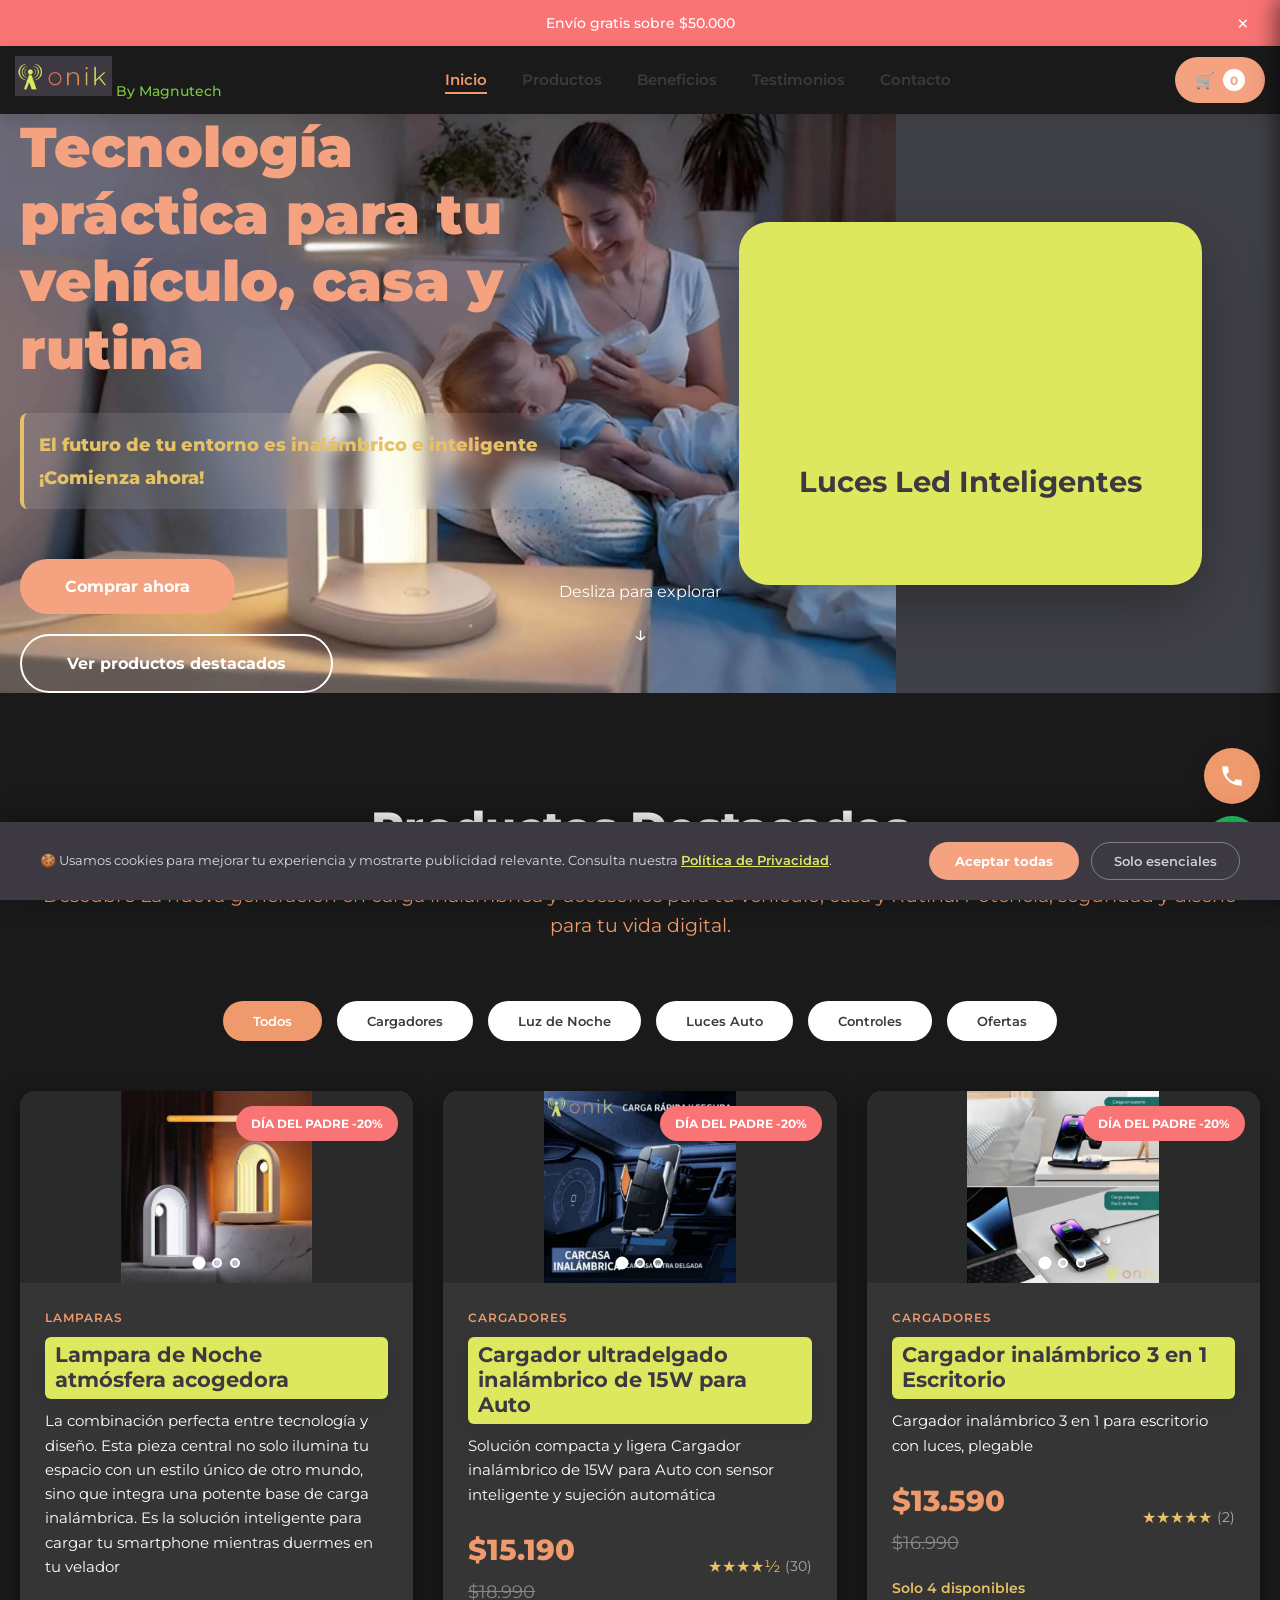
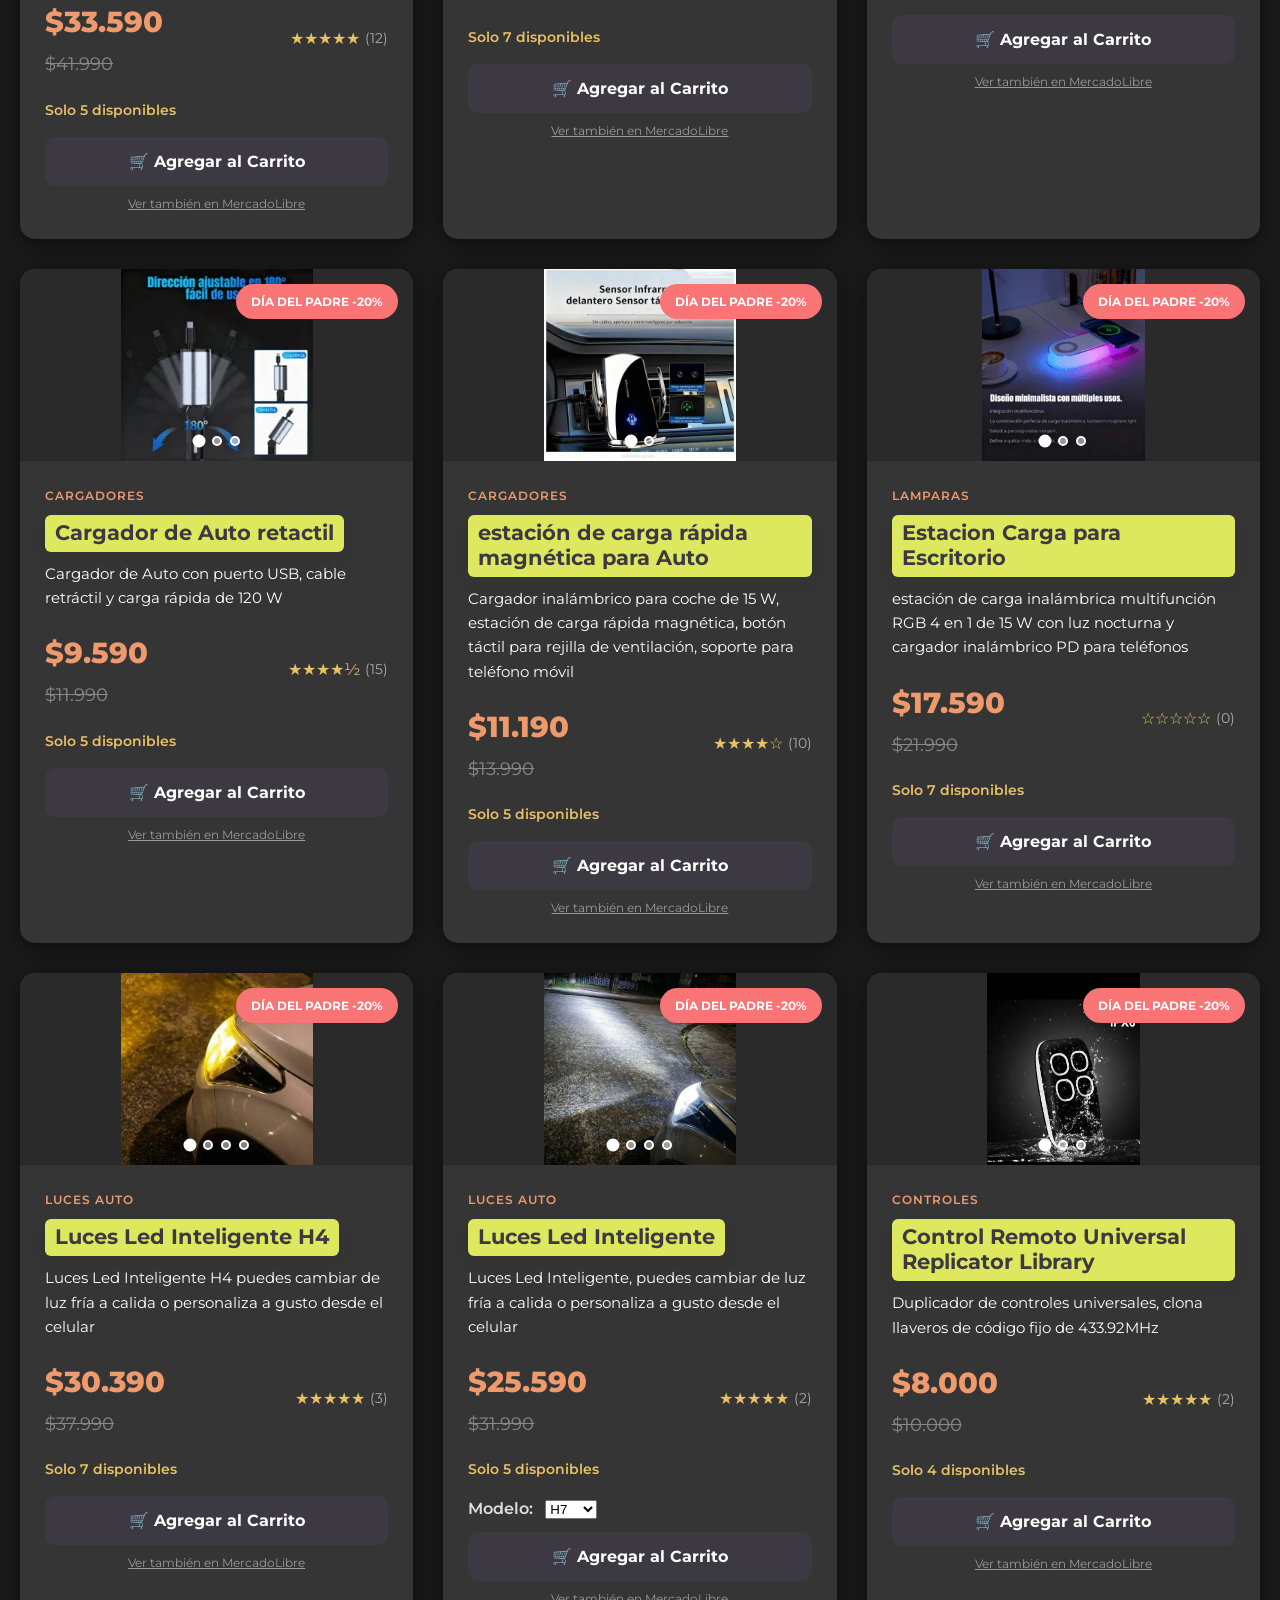
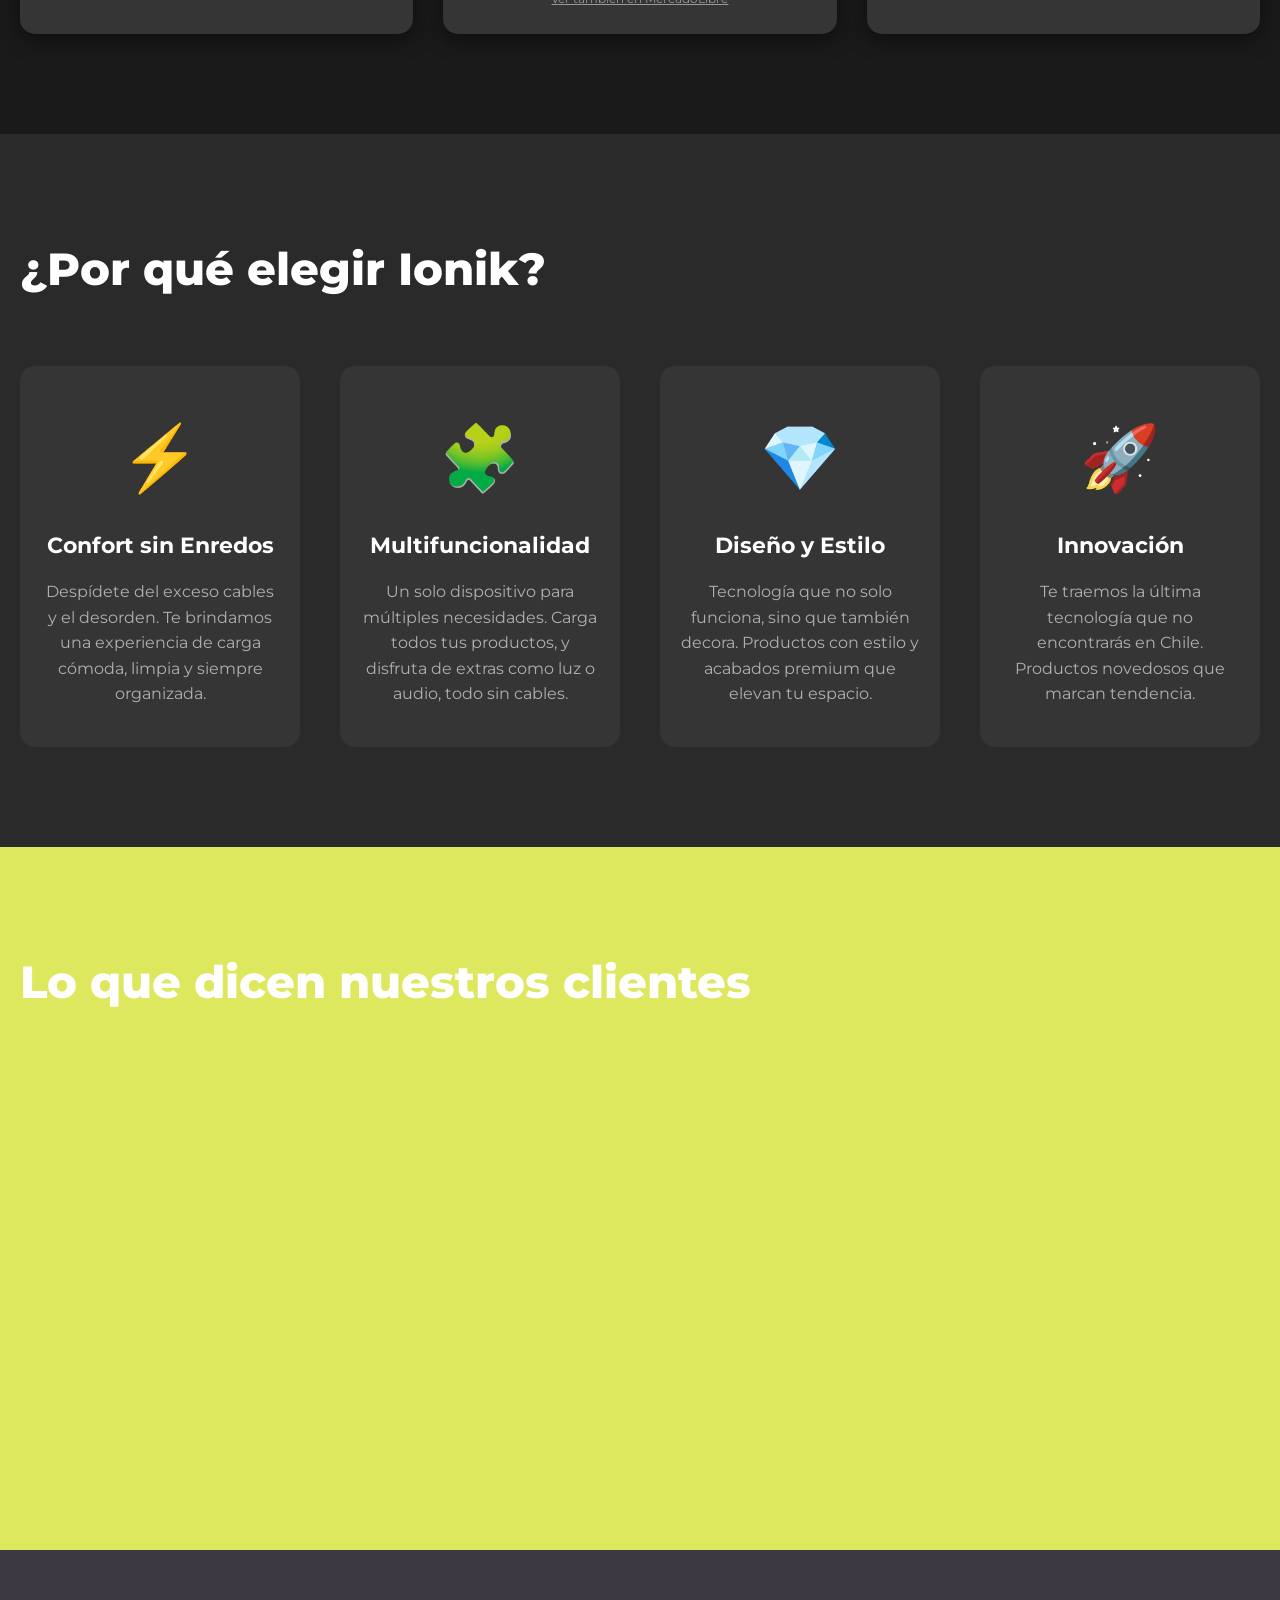
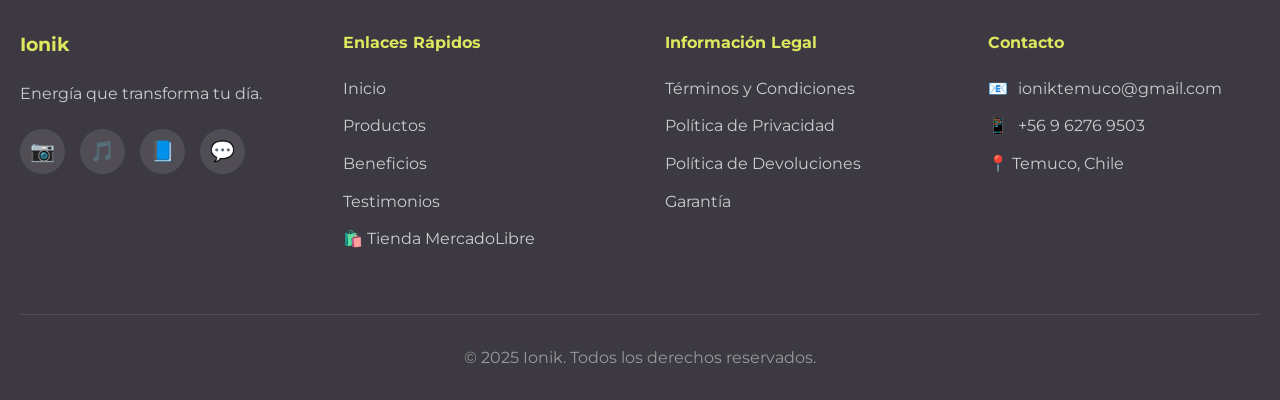
<file: index.html>
<!DOCTYPE html>
<html lang="es">
<head>
    <meta charset="UTF-8">
    <meta name="viewport" content="width=device-width, initial-scale=1.0">
    <!-- Cache: recursos estáticos cacheables, HTML siempre fresco -->
    <meta http-equiv="Cache-Control" content="max-age=3600">
    <meta http-equiv="Pragma" content="cache">
    <title>Ionik - Energía que transforma tu día</title>

    <!-- ================================================ -->
    <!-- SEO BÁSICO                                        -->
    <!-- ================================================ -->
    <meta name="description" content="Ionik — Cargadores inalámbricos, luces de noche y accesorios inteligentes para tu hogar. Envío a todo Chile. Calidad premium al mejor precio.">
    <meta name="keywords" content="cargador inalámbrico, luz de noche, cargador auto, cargador 3 en 1, accesorios hogar, Ionik, Chile, Temuco, carga inalámbrica, Magnutech">
    <meta name="author" content="Ionik - MAGNUTECH SpA">
    <meta name="robots" content="index, follow">
    <link rel="canonical" href="https://ionik.cl/">

    <!-- Open Graph (Facebook, Instagram, WhatsApp) -->
    <meta property="fb:app_id" content="1592995581811650">
    <meta property="og:type" content="website">
    <meta property="og:url" content="https://ionik.cl/">
    <meta property="og:title" content="Ionik — Energía que transforma tu día">
    <meta property="og:description" content="Cargadores inalámbricos, luces de noche y accesorios inteligentes. Envío gratis sobre $50.000. Compra por WhatsApp.">
    <meta property="og:image" content="https://ionik.cl/images_mini/og-preview2.webp">
    <meta property="og:image:width" content="1200">
    <meta property="og:image:height" content="630">
    <meta property="og:locale" content="es_CL">
    <meta property="og:site_name" content="Ionik">

    <!-- Twitter Card -->
    <meta name="twitter:card" content="summary_large_image">
    <meta name="twitter:title" content="Ionik — Energía que transforma tu día">
    <meta name="twitter:description" content="Cargadores inalámbricos y accesorios inteligentes para tu hogar. Envío a todo Chile.">
    <meta name="twitter:image" content="https://ionik.cl/images_mini/og-preview2.webp">

    <!-- ================================================ -->
    <!-- DATOS ESTRUCTURADOS — ORGANIZACIÓN (JSON-LD)     -->
    <!-- ================================================ -->
    <script type="application/ld+json">
    {
      "@context": "https://schema.org",
      "@type": "Organization",
      "name": "Ionik",
      "legalName": "MAGNUTECH SpA",
      "url": "https://ionik.cl",
      "logo": "https://ionik.cl/images_mini/logo.webp",
      "description": "Tienda online de cargadores inalámbricos y accesorios inteligentes para el hogar.",
      "address": {
        "@type": "PostalAddress",
        "addressLocality": "Temuco",
        "addressRegion": "La Araucanía",
        "addressCountry": "CL"
      },
      "contactPoint": {
        "@type": "ContactPoint",
        "telephone": "+56962769503",
        "contactType": "customer service",
        "availableLanguage": "Spanish"
      },
      "sameAs": [
        "https://www.instagram.com/ioniktemuco/",
        "https://www.tiktok.com/@ionik.temuco",
        "https://www.facebook.com/people/Ionik/61577667232135/"
      ]
    }
    </script>

    <!-- ================================================ -->
    <!-- DATOS ESTRUCTURADOS — SITIO WEB (JSON-LD)        -->
    <!-- ================================================ -->
    <script type="application/ld+json">
    {
      "@context": "https://schema.org",
      "@type": "WebSite",
      "name": "Ionik",
      "url": "https://ionik.cl"
    }
    </script>

    <!-- Favicon -->
    <link rel="icon" type="image/png" href="images_mini/logo.webp">
    <link rel="shortcut icon" type="image/png" href="images_mini/logo.webp">
    
    <link rel="preconnect" href="https://fonts.googleapis.com">
    <link rel="preconnect" href="https://fonts.gstatic.com" crossorigin>
    <link href="https://fonts.googleapis.com/css2?family=Montserrat:wght@300;400;600;700;900&display=swap" rel="stylesheet">
    <link rel="stylesheet" href="css/style.css?v=20260709">
    <link rel="stylesheet" href="css/components.css?v=20260709">
    <link rel="stylesheet" href="css/responsive.css?v=20260709">

    <!-- ================================================ -->
    <!-- ANALYTICS CENTRALIZADO
         Todos los píxeles (Google, Meta, TikTok) se configuran
         en js/analytics.js usando variables centralizadas.
         Google Analytics carga dinámicamente con GOOGLE_ANALYTICS_ID.
         Meta Pixel y TikTok solo se activan si se aceptan cookies.  -->
    <!-- ================================================ -->
    <script src="js/analytics.js?v=20260615b"></script>
    
    <!-- Google Analytics 4 - Carga dinámica usando variable centralizada -->
    <script>
        // Cargar script de GA4 dinámicamente usando GOOGLE_ANALYTICS_ID
        (function() {
            var script = document.createElement('script');
            script.async = true;
            script.src = 'https://www.googletagmanager.com/gtag/js?id=' + GOOGLE_ANALYTICS_ID;
            document.head.appendChild(script);
        })();
        
        window.dataLayer = window.dataLayer || [];
        function gtag() { dataLayer.push(arguments); }
        gtag('js', new Date());
        gtag('config', GOOGLE_ANALYTICS_ID);
    </script>
    
    <!-- TikTok Pixel Base Code (requerido para validación) -->
    <script>
        !function (w, d, t) {
            w.TiktokAnalyticsObject=t;var ttq=w[t]=w[t]||[];
            ttq.methods=["page","track","identify","instances","debug","on","off","once","ready","alias","group","enableCookie","disableCookie","holdConsent","revokeConsent","grantConsent"];
            ttq.setAndDefer=function(t,e){t[e]=function(){t.push([e].concat(Array.prototype.slice.call(arguments,0)))}};
            for(var i=0;i<ttq.methods.length;i++)ttq.setAndDefer(ttq,ttq.methods[i]);
            ttq.instance=function(t){for(var e=ttq._i[t]||[],n=0;n<ttq.methods.length;n++)ttq.setAndDefer(e,ttq.methods[n]);return e};
            ttq.load=function(e,n){var r="https://analytics.tiktok.com/i18n/pixel/events.js",o=n&&n.partner;
            ttq._i=ttq._i||{},ttq._i[e]=[],ttq._i[e]._u=r,ttq._t=ttq._t||{},ttq._t[e]=+new Date,ttq._o=ttq._o||{},ttq._o[e]=n||{};
            n=document.createElement("script");n.type="text/javascript";n.async=!0;n.src=r+"?sdkid="+e+"&lib="+t;
            e=document.getElementsByTagName("script")[0];e.parentNode.insertBefore(n,e)};
            ttq.load(TIKTOK_PIXEL_ID);
            ttq.page();
        }(window, document, 'ttq');
    </script>
</head>
<body>
    <!-- Barra Promocional Superior -->
    <div class="promo-bar" id="promoBar">
        <p>Envío gratis sobre $50.000</p>
        <button class="close-promo" onclick="closePromoBar()">×</button>
    </div>

    <!-- Header Principal -->
    <header class="main-header" id="mainHeader">
        <div class="container header-content">
            <!-- Logo -->
            <div class="logo-container">
                <img src="images_mini/logo.webp" alt="Ionik Logo" class="logo" id="mainLogo">
                 <span class="logo-glosa">By Magnutech</span>
            </div>

            <!-- Navegación Desktop -->
            <nav class="main-nav" id="mainNav">
                <ul>
                    <li><a href="#inicio" class="nav-link active">Inicio</a></li>
                    <li><a href="#productos" class="nav-link">Productos</a></li>
                    <li><a href="#beneficios" class="nav-link">Beneficios</a></li>
                    <li><a href="#testimonios" class="nav-link">Testimonios</a></li>
                    <li><a href="#contacto" class="nav-link">Contacto</a></li>
                </ul>
            </nav>

            <!-- Carrito y Mobile Menu -->
            <div class="header-actions">
                <button class="cart-button" onclick="toggleCart()">
                    🛒 <span class="cart-count" id="cartCount">0</span>
                </button>
                <button class="mobile-menu-toggle" onclick="toggleMobileMenu()">
                    <span></span>
                    <span></span>
                    <span></span>
                </button>
            </div>
        </div>
    </header>

    <!-- Carrito Lateral -->
    <div class="cart-sidebar" id="cartSidebar">
        <div class="cart-header">
            <h2>Tu Carrito</h2>
            <button class="close-cart" onclick="toggleCart()">×</button>
        </div>
        <div class="cart-items" id="cartItems">
            <!-- Items dinámicos -->
        </div>
        <div class="cart-footer">
            <div id="shippingBar"></div>
            <div class="cart-total">
                <span>Total:</span>
                <span id="cartTotal">$0</span>
            </div>
            <div class="temuco-trust-badge">
                📦 Despacho desde Temuco a todo Chile 🇨🇱
            </div>
            <button class="btn-primary btn-checkout" onclick="proceedToCheckout()">
                Proceder al Pago
            </button>
            <div class="payment-trust-bar">
                <p class="pay-trust-label">Pago seguro con:</p>
                <div class="pay-logos-row">
                    <span class="pay-logo visa">VISA</span>
                    <span class="pay-logo mastercard"><span class="mc-r">●</span><span class="mc-o">●</span></span>
                    <span class="pay-logo webpay">WebPay Plus</span>
                    <span class="pay-logo mercadopago">Mercado Pago</span>
                </div>
            </div>
        </div>
    </div>

    <!-- Overlay -->
    <div class="overlay" id="overlay" onclick="closeAll()"></div>

    <!-- Hero Section -->
    <section class="hero-section" id="inicio">
        <img 
            src="images_mini/resolucionfullhd.webp" 
            alt="Fondo de la sección principal" 
            class="hero-background-image"
            width="1920"
            height="1080"
            fetchpriority="high"
            loading="eager"
        />
        <div class="hero-background">
            <div class="bg-layer bg-dark-blue"></div>
            <div class="bg-layer bg-dark-gray"></div>
        </div>
        <div class="container hero-content">
            <div class="hero-left">
                <h1 class="hero-title">Tecnología práctica para tu vehículo, casa y rutina</h1>
                <p class="hero-subtitle">El futuro de tu entorno es inalámbrico e inteligente ¡Comienza ahora!</p>
                <div class="hero-actions">
                    <button class="btn-primary btn-large" onclick="scrollToProducts()">
                        Comprar ahora
                    </button>
                    <button class="btn-secondary btn-large" onclick="scrollToProducts()">
                        Ver productos destacados
                    </button>
                </div>
                    </div>
                    <div class="hero-right">
                        <div class="product-card-hero">
                    <video 
                        src="videos/ledapp1.mp4" 
                        autoplay 
                        loop 
                        muted 
                        playsinline
                        preload="none"
                        style="width: 300px; height: auto; object-fit: cover;"
                    >
                        Tu navegador no soporta el elemento de video.
                    </video>
                    <h3 class="product-name-hero">Luces Led Inteligentes</h3>
                </div>
            </div>
        </div>
        <div class="scroll-indicator">
            <span>Desliza para explorar</span>
            <div class="scroll-arrow">↓</div>
        </div>
    </section>

    <!-- Productos Destacados -->
    <section class="products-section" id="productos">
        <div class="container">
            <div class="section-header">
                <h2 class="section-title">Productos Destacados</h2>
                <p class="section-subtitle">Descubre La nueva generación en carga inalámbrica y accesorios para tu vehículo, casa y Rutina. Potencia, seguridad y diseño para tu vida digital.</p>
            </div>

            <!-- Filtros -->
            <div class="product-filters">
                <button class="filter-btn active" data-filter="all">Todos</button>
                <button class="filter-btn" data-filter="cargadores">Cargadores</button>
                <button class="filter-btn" data-filter="lamparas">Luz de Noche</button>
                <button class="filter-btn" data-filter="Luces Auto">Luces Auto</button>
                <button class="filter-btn" data-filter="Controles">Controles</button>
                <button class="filter-btn" data-filter="ofertas">Ofertas</button>
            </div>

            <!-- Grid de Productos -->
            <div class="products-grid" id="productsGrid">
                <!-- Productos se cargan dinámicamente -->
            </div>

            <div class="loading-spinner" id="productsLoading">
                <div class="spinner"></div>
            </div>
        </div>
    </section>

    <!-- Beneficios -->
    <section class="benefits-section" id="beneficios">
        <div class="container">
            <h2 class="section-title">¿Por qué elegir Ionik?</h2>
            <div class="benefits-grid">
                <div class="benefit-card">
                    <div class="benefit-icon">⚡</div>
                    <h3>Confort sin Enredos</h3>
                    <p>Despídete del exceso cables y el desorden. Te brindamos una experiencia de carga cómoda, limpia y siempre organizada.</p>
                </div>
                <div class="benefit-card">
                    <div class="benefit-icon">🧩</div>
                    <h3>Multifuncionalidad</h3>
                    <p>Un solo dispositivo para múltiples necesidades. Carga todos tus productos, y disfruta de extras como luz o audio, todo sin cables.</p>
                </div>
                <div class="benefit-card">
                    <div class="benefit-icon">💎</div>
                    <h3>Diseño y Estilo</h3>
                    <p>Tecnología que no solo funciona, sino que también decora. Productos con estilo y acabados premium que elevan tu espacio.</p>
                </div>
                <div class="benefit-card">
                    <div class="benefit-icon">🚀</div>
                    <h3>Innovación</h3>
                    <p>Te traemos la última tecnología que no encontrarás en Chile. Productos novedosos que marcan tendencia.</p>
                </div>
            </div>
        </div>
    </section>

    <!-- Testimonios -->
    <section class="testimonials-section" id="testimonios">
        <div class="container">
            <h2 class="section-title">Lo que dicen nuestros clientes</h2>
            <div class="testimonials-slider">
                <div class="testimonial-card">
                    <div class="stars">★★★★★</div>
                    <p class="testimonial-text">"El **Cargador Inalámbrico Ultra delgado** es súper rápido y elegante. Carga mi celular sin sobrecalentamiento. ¡Genial!"</p>
                    <div class="testimonial-author">
                        <strong>María González</strong>
                        <span>Ingeniera</span>
                    </div>
                </div>
                <div class="testimonial-card">
                    <div class="stars">★★★★★</div>
                    <p class="testimonial-text">"El complemento ideal **Soporte con carga inalámbrica 3 en 1 ** me salva el día cargo mis *Audífonos y mi celular** sin preocuparme "</p>
                    <div class="testimonial-author">
                        <strong>Carlos Ruiz</strong>
                        <span>Empresario</span>
                    </div>
                </div>
                <div class="testimonial-card">
                    <div class="stars">★★★★★</div>
                    <p class="testimonial-text">"Servicio excepcional y producto de alta calidad. Totalmente recomendado."</p>
                    <div class="testimonial-author">
                        <strong>Ana Martínez</strong>
                        <span>Diseñadora</span>
                    </div>
                </div>
            </div>
        </div>
    </section>

    <!-- Footer -->
    <footer class="main-footer" id="contacto">
        <div class="container">
            <div class="footer-grid">
                <div class="footer-column">
                    <h3>Ionik</h3>
                    <p>Energía que transforma tu día.</p>
                    <div class="social-links">
                        <a href="https://www.instagram.com/ioniktemuco/" target="_blank" aria-label="Instagram">📷</a>
                        <a href="https://www.tiktok.com/@ionik.temuco" target="_blank" aria-label="TikTok">🎵</a>
                        <a href="https://www.facebook.com/people/Ionik/61577667232135/" target="_blank" rel="noopener noreferrer" aria-label="Facebook">📘</a>
                        <a href="https://wa.me/56962769503" target="_blank" aria-label="WhatsApp"
                           onclick="IonkAnalytics.trackEvent('generate_lead', { method: 'whatsapp', location: 'footer' })">💬</a>
                    </div>
                </div>
                <div class="footer-column">
                    <h4>Enlaces Rápidos</h4>
                    <ul>
                        <li><a href="#inicio">Inicio</a></li>
                        <li><a href="#productos">Productos</a></li>
                        <li><a href="#beneficios">Beneficios</a></li>
                        <li><a href="#testimonios">Testimonios</a></li>
                        <li>
                            <a
                                href="https://listado.mercadolibre.cl/_CustId_2585303509?item_id=MLC1874104825&category_id=MLC157684&seller_id=2585303509&client=recoview-selleritems&recos_listing=true"
                                target="_blank"
                                rel="noopener noreferrer"
                                onclick="trackOutboundToMercadoLibre(event, this.href)"
                            >🛍️ Tienda MercadoLibre</a>
                        </li>
                    </ul>
                </div>
                <div class="footer-column">
                    <h4>Información Legal</h4>
                    <ul>
                        <li><a href="legal/terminos-y-condiciones.html">Términos y Condiciones</a></li>
                        <li><a href="legal/politica-de-privacidad.html">Política de Privacidad</a></li>
                        <li><a href="legal/politica-de-devoluciones.html">Política de Devoluciones</a></li>
                        <li><a href="legal/garantia.html">Garantía</a></li>
                    </ul>
                </div>
                <div class="footer-column">
                    <h4>Contacto</h4>
                    <ul class="contact-info">
                        <li>📧 <a href="mailto:ioniktemuco@gmail.com">ioniktemuco@gmail.com</a></li>
                        <li>📱 <a href="tel:+56962769503">+56 9 6276 9503</a></li>
                        <li>📍 Temuco, Chile</li>
                    </ul>
                </div>
            </div>
            <div class="footer-bottom">
                <p>&copy; 2025 Ionik. Todos los derechos reservados.</p>
            </div>
        </div>
    </footer>

    <!-- ================================================ -->
    <!-- BANNER DE COOKIES                                -->
    <!-- ================================================ -->
    <div class="cookie-banner" id="cookieBanner" role="dialog" aria-live="polite" aria-label="Aviso de cookies">
        <div class="cookie-banner-inner">
            <div class="cookie-banner-text">
                <p>
                    🍪 Usamos cookies para mejorar tu experiencia y mostrarte publicidad relevante.
                    Consulta nuestra <a href="legal/politica-de-privacidad.html" target="_blank">Política de Privacidad</a>.
                </p>
            </div>
            <div class="cookie-banner-actions">
                <button class="btn-cookie-accept" onclick="IonkAnalytics.acceptAll()">Aceptar todas</button>
                <button class="btn-cookie-essential" onclick="IonkAnalytics.acceptEssential()">Solo esenciales</button>
            </div>
        </div>
    </div>

    <!-- Botones flotantes de contacto -->
    <div class="floating-buttons" id="floatingButtons">
        <a href="tel:+56962769503"
           class="float-btn float-phone"
           aria-label="Llamar a Ionik"
           title="Llamar ahora">
            <svg width="26" height="26" viewBox="0 0 24 24" fill="white" aria-hidden="true">
                <path d="M6.62 10.79c1.44 2.83 3.76 5.14 6.59 6.59l2.2-2.2c.27-.27.67-.36 1.02-.24 1.12.37 2.33.57 3.57.57.55 0 1 .45 1 1V20c0 .55-.45 1-1 1-9.39 0-17-7.61-17-17 0-.55.45-1 1-1h3.5c.55 0 1 .45 1 1 0 1.25.2 2.45.57 3.57.11.35.03.74-.25 1.02l-2.2 2.2z"/>
            </svg>
        </a>
        <a href="https://wa.me/56962769503"
           target="_blank"
           rel="noopener noreferrer"
           class="float-btn float-whatsapp"
           aria-label="Contactar por WhatsApp"
           title="WhatsApp"
           onclick="IonkAnalytics.trackEvent('generate_lead', { method: 'whatsapp', location: 'float_button' })">
            <svg width="28" height="28" viewBox="0 0 24 24" fill="white" aria-hidden="true">
                <path d="M17.472 14.382c-.297-.149-1.758-.867-2.03-.967-.273-.099-.471-.148-.67.15-.197.297-.767.966-.94 1.164-.173.199-.347.223-.644.075-.297-.15-1.255-.463-2.39-1.475-.883-.788-1.48-1.761-1.653-2.059-.173-.297-.018-.458.13-.606.134-.133.298-.347.446-.52.149-.174.198-.298.298-.497.099-.198.05-.371-.025-.52-.075-.149-.669-1.612-.916-2.207-.242-.579-.487-.5-.669-.51-.173-.008-.371-.01-.57-.01-.198 0-.52.074-.792.372-.272.297-1.04 1.016-1.04 2.479 0 1.462 1.065 2.875 1.213 3.074.149.198 2.096 3.2 5.077 4.487.709.306 1.262.489 1.694.625.712.227 1.36.195 1.871.118.571-.085 1.758-.719 2.006-1.413.248-.694.248-1.289.173-1.413-.074-.124-.272-.198-.57-.347m-5.421 7.403h-.004a9.87 9.87 0 01-5.031-1.378l-.361-.214-3.741.982.998-3.648-.235-.374a9.86 9.86 0 01-1.51-5.26c.001-5.45 4.436-9.884 9.888-9.884 2.64 0 5.122 1.03 6.988 2.898a9.825 9.825 0 012.893 6.994c-.003 5.45-4.437 9.884-9.885 9.884m8.413-18.297A11.815 11.815 0 0012.05 0C5.495 0 .16 5.335.157 11.892c0 2.096.547 4.142 1.588 5.945L.057 24l6.305-1.654a11.882 11.882 0 005.683 1.448h.005c6.554 0 11.89-5.335 11.893-11.893a11.821 11.821 0 00-3.48-8.413z"/>
            </svg>
        </a>
    </div>

    <!-- Scripts -->
    <script>
        // Registrar clics hacia MercadoLibre en Google Analytics y Pixel (seguro si no están cargados)
        function trackOutboundToMercadoLibre(e, href) {
            try {
                if (typeof gtag === 'function') {
                    gtag('event', 'mercadolibre_click', {
                        'event_category': 'outbound',
                        'event_label': href,
                        'transport_type': 'beacon'
                    });
                }
            } catch (err) { console.error(err); }
            try {
                if (typeof fbq === 'function') {
                    fbq('trackCustom', 'MercadoLibreClick', { href: href });
                } else if (window.IonkAnalytics && typeof window.IonkAnalytics.trackPixel === 'function') {
                    // Si el wrapper de analytics expone un helper, usarlo
                    window.IonkAnalytics.trackPixel('MercadoLibreClick', { href: href });
                }
            } catch (err) {}
            // No evitar la navegación; gtag con beacon intentará enviar el evento.
        }
    </script>
    <script src="js/main.js?v=20260709"></script>
    <script src="js/cart.js?v=20260709"></script>
    <script src="js/products.js?v=20260709"></script>
</body>
</html>
</file>
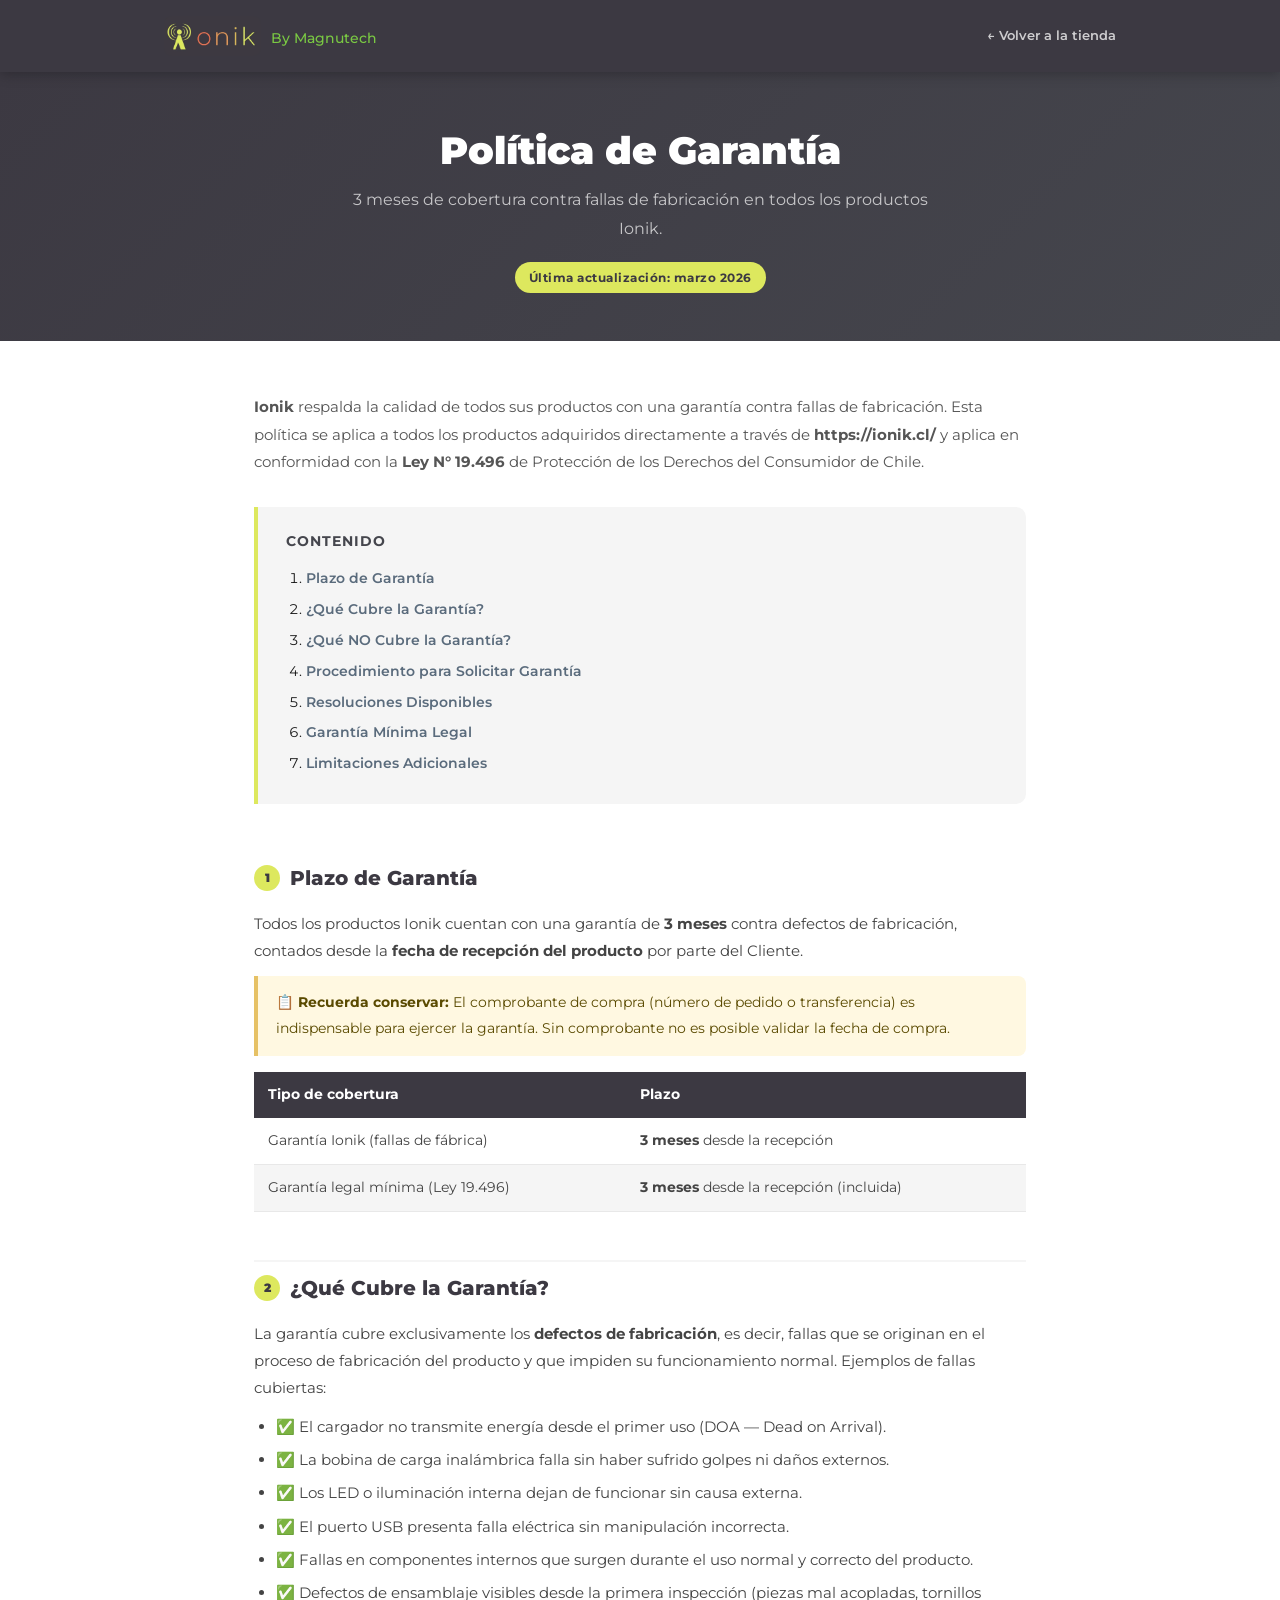
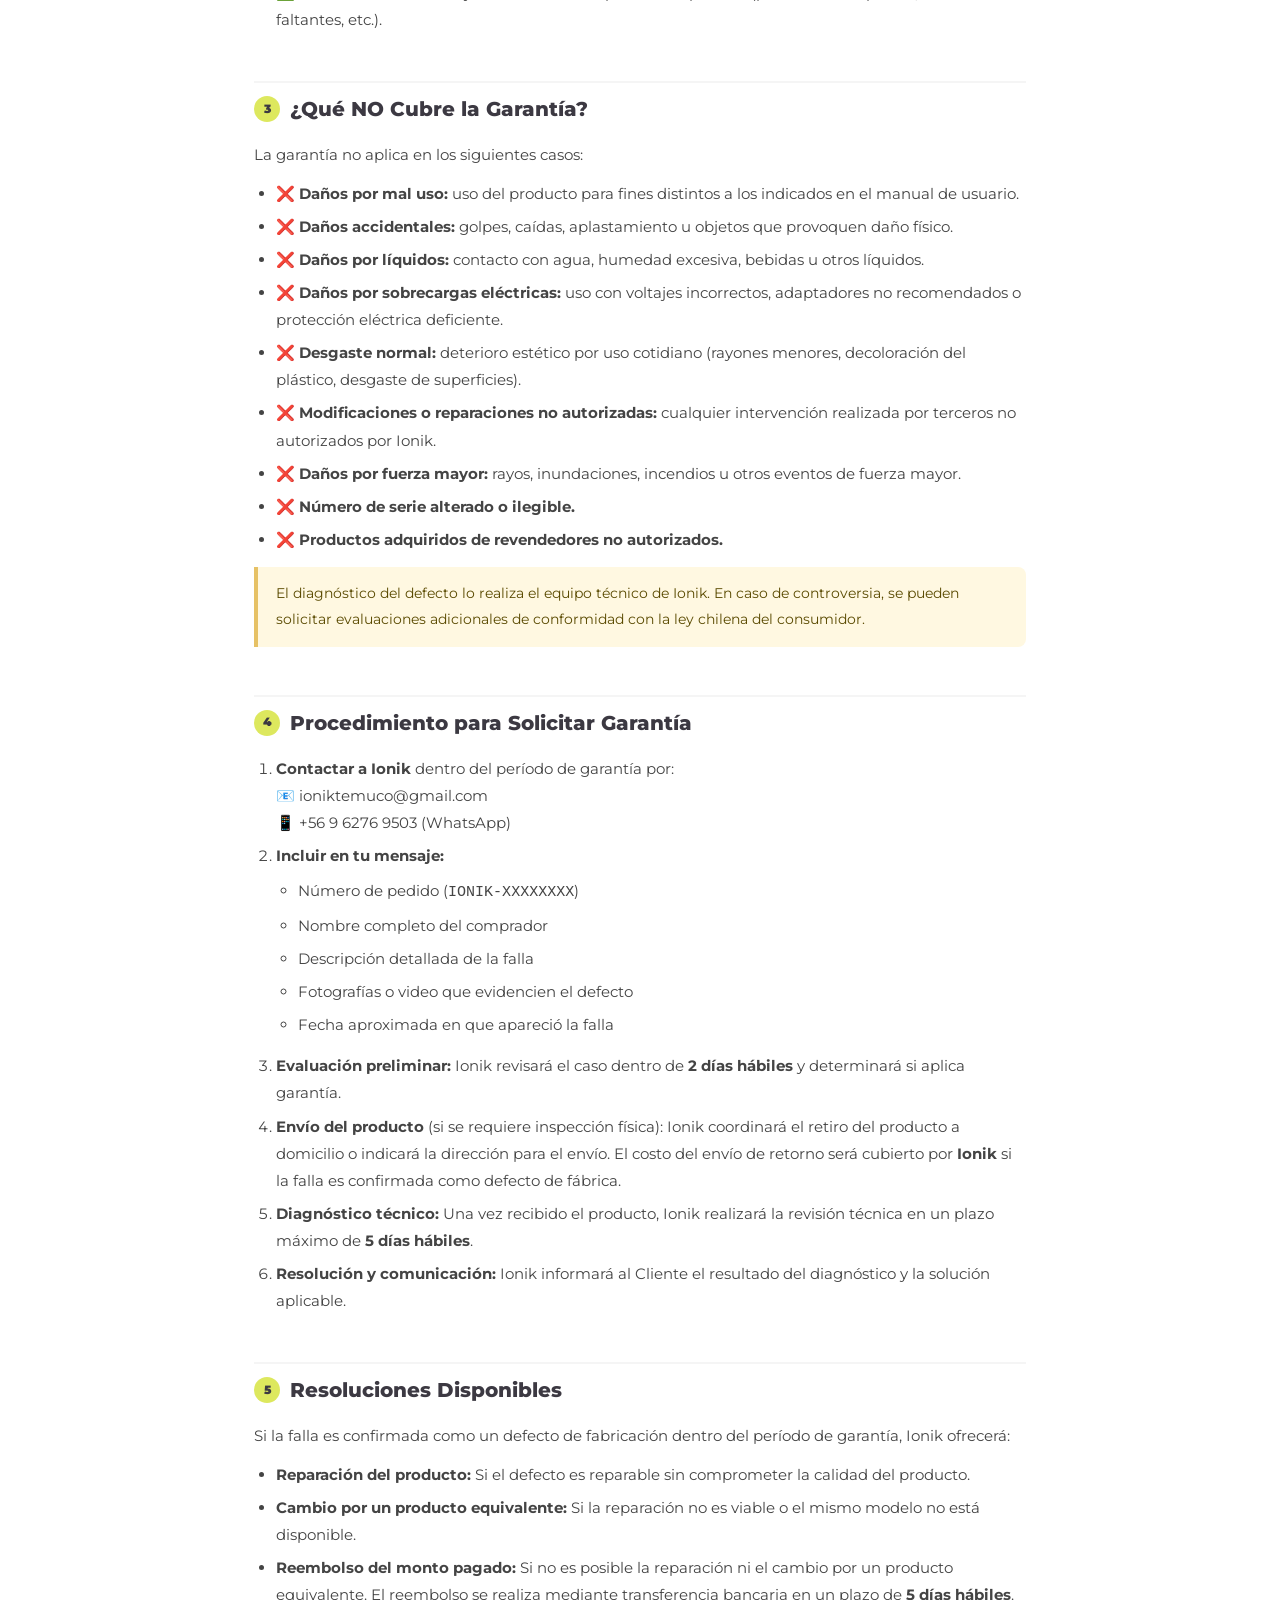
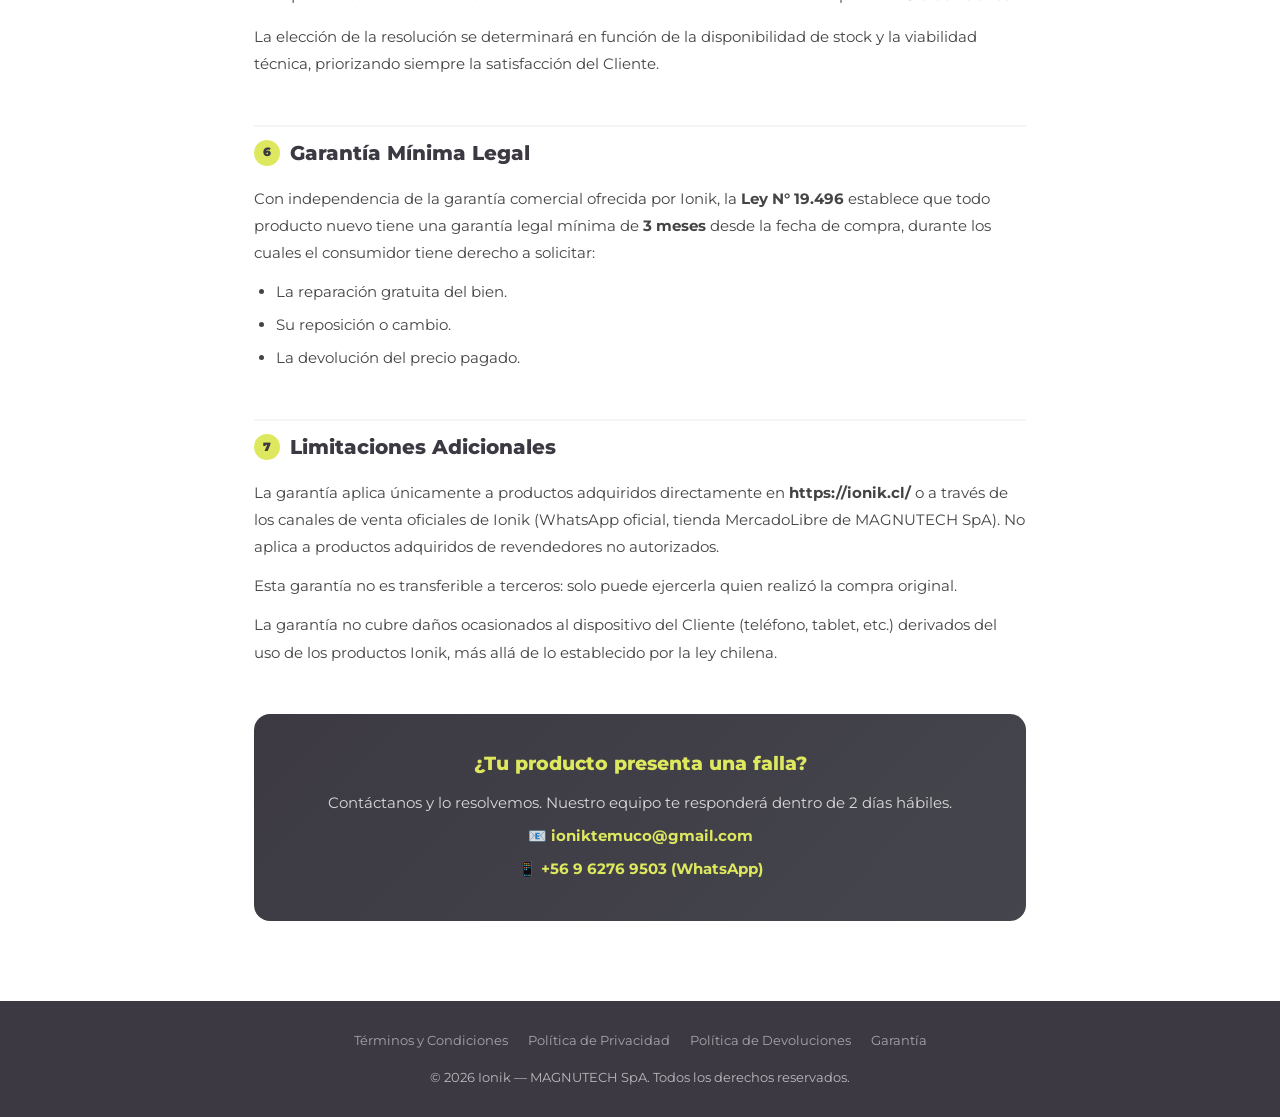
<file: legal/garantia.html>
<!DOCTYPE html>
<html lang="es">
<head>
    <meta charset="UTF-8">
    <meta name="viewport" content="width=device-width, initial-scale=1.0">
    <title>Garantía | Ionik — Cargadores Inalámbricos Chile</title>
    <meta name="description" content="Política de Garantía de Ionik. 3 meses de cobertura contra fallas de fabricación en cargadores inalámbricos y accesorios electrónicos. Conoce qué cubre, qué no cubre y cómo solicitarla.">
    <meta name="keywords" content="garantía, Ionik, cargadores inalámbricos, accesorios electrónicos, Chile, falla de fábrica, Temuco, MAGNUTECH">
    <meta name="robots" content="index, follow">
    <meta name="author" content="Ionik - MAGNUTECH SpA">
    <link rel="canonical" href="https://ionik.cl/legal/garantia.html">

    <!-- Open Graph -->
    <meta property="og:type" content="website">
    <meta property="og:url" content="https://ionik.cl/legal/garantia.html">
    <meta property="og:title" content="Garantía | Ionik">
    <meta property="og:description" content="6 meses de garantía en todos los productos Ionik. Cobertura contra fallas de fabricación.">
    <meta property="og:image" content="https://ionik.cl/images_mini/og-preview.webp">
    <meta property="og:locale" content="es_CL">
    <meta property="og:site_name" content="Ionik">

    <!-- Fuentes -->
    <link rel="preconnect" href="https://fonts.googleapis.com">
    <link rel="preconnect" href="https://fonts.gstatic.com" crossorigin>
    <link href="https://fonts.googleapis.com/css2?family=Montserrat:wght@300;400;600;700;900&display=swap" rel="stylesheet">

    <!-- CSS -->
    <link rel="stylesheet" href="../css/legal.css">

    <!-- ================================================ -->
    <!-- CONFIGURACIÓN CENTRALIZADA DE PÍXELES           -->
    <!-- Todas las variables están en ../js/analytics.js -->
    <!-- ================================================ -->
    <script src="../js/analytics.js"></script>

    <!-- Google Analytics 4 - Carga dinámica usando variable -->
    <script>
        // Cargar script de GA4 dinámicamente usando la variable
        (function() {
            var script = document.createElement('script');
            script.async = true;
            script.src = 'https://www.googletagmanager.com/gtag/js?id=' + GOOGLE_ANALYTICS_ID;
            document.head.appendChild(script);
        })();
        
        window.dataLayer = window.dataLayer || [];
        function gtag() { dataLayer.push(arguments); }
        gtag('js', new Date());
        gtag('config', GOOGLE_ANALYTICS_ID);
    </script>

    <!-- Meta Pixel - Usa variable META_PIXEL_ID -->
    <script>
        !function(f,b,e,v,n,t,s)
        {if(f.fbq)return;n=f.fbq=function(){n.callMethod?
        n.callMethod.apply(n,arguments):n.queue.push(arguments)};
        if(!f._fbq)f._fbq=n;n.push=n;n.loaded=!0;n.version='2.0';
        n.queue=[];t=b.createElement(e);t.async=!0;
        t.src=v;s=b.getElementsByTagName(e)[0];
        s.parentNode.insertBefore(t,s)}(window,document,'script',
        'https://connect.facebook.net/en_US/fbevents.js');
        fbq('init', META_PIXEL_ID);
        fbq('track', 'PageView');
    </script>
    <noscript>
        <img height="1" width="1" style="display:none" id="metaPixelImg">
        <script>document.getElementById('metaPixelImg').src = 'https://www.facebook.com/tr?id=' + META_PIXEL_ID + '&ev=PageView&noscript=1';</script>
    </noscript>

    <!-- TikTok Pixel - Usa variable TIKTOK_PIXEL_ID -->
    <script>
        !function (w, d, t) {
            w.TiktokAnalyticsObject=t;var ttq=w[t]=w[t]||[];
            ttq.methods=["page","track","identify","instances","debug","on","off","once","ready","alias","group","enableCookie","disableCookie","holdConsent","revokeConsent","grantConsent"];
            ttq.setAndDefer=function(t,e){t[e]=function(){t.push([e].concat(Array.prototype.slice.call(arguments,0)))}};
            for(var i=0;i<ttq.methods.length;i++)ttq.setAndDefer(ttq,ttq.methods[i]);
            ttq.instance=function(t){for(var e=ttq._i[t]||[],n=0;n<ttq.methods.length;n++)ttq.setAndDefer(e,ttq.methods[n]);return e};
            ttq.load=function(e,n){var r="https://analytics.tiktok.com/i18n/pixel/events.js";
            ttq._i=ttq._i||{},ttq._i[e]=[],ttq._i[e]._u=r,ttq._t=ttq._t||{},ttq._t[e]=+new Date,ttq._o=ttq._o||{},ttq._o[e]=n||{};
            n=document.createElement("script");n.type="text/javascript",n.async=!0,n.src=r+"?sdkid="+e+"&lib="+t;
            e=document.getElementsByTagName("script")[0];e.parentNode.insertBefore(n,e)};
            ttq.load(TIKTOK_PIXEL_ID);
            ttq.page();
        }(window, document, 'ttq');
    </script>
</head>
<body>

    <!-- Header -->
    <header class="legal-header">
        <div class="container">
            <a href="/" class="legal-logo" aria-label="Ionik — Inicio">
                <img src="../images_mini/logo.webp" alt="Logo Ionik">
                <span class="legal-logo-text">By Magnutech</span>
            </a>
            <a href="/" class="legal-back-link">← Volver a la tienda</a>
        </div>
    </header>

    <!-- Hero -->
    <div class="legal-hero">
        <h1>Política de Garantía</h1>
        <p>3 meses de cobertura contra fallas de fabricación en todos los productos Ionik.</p>
        <span class="legal-badge">Última actualización: marzo 2026</span>
    </div>

    <!-- Contenido -->
    <main class="legal-body">

        <p style="margin-bottom:32px; font-size:0.95rem; color:#555;">
            <strong>Ionik</strong> respalda la calidad de todos sus productos con una garantía contra fallas
            de fabricación. Esta política se aplica a todos los productos adquiridos directamente a través de
            <strong>https://ionik.cl/</strong> y aplica en conformidad con la <strong>Ley N° 19.496</strong>
            de Protección de los Derechos del Consumidor de Chile.
        </p>

        <!-- Índice -->
        <nav class="legal-toc" aria-label="Índice de contenidos">
            <h2>Contenido</h2>
            <ol>
                <li><a href="#plazo-garantia">Plazo de Garantía</a></li>
                <li><a href="#que-cubre">¿Qué Cubre la Garantía?</a></li>
                <li><a href="#que-no-cubre">¿Qué NO Cubre la Garantía?</a></li>
                <li><a href="#procedimiento-garantia">Procedimiento para Solicitar Garantía</a></li>
                <li><a href="#resoluciones">Resoluciones Disponibles</a></li>
                <li><a href="#garantia-legal">Garantía Mínima Legal</a></li>
                <li><a href="#limitaciones">Limitaciones Adicionales</a></li>
            </ol>
        </nav>

        <!-- 1 -->
        <section class="legal-section" id="plazo-garantia">
            <h2><span class="section-num">1</span> Plazo de Garantía</h2>
            <p>
                Todos los productos Ionik cuentan con una garantía de <strong>3 meses</strong> contra defectos
                de fabricación, contados desde la <strong>fecha de recepción del producto</strong> por parte del Cliente.
            </p>
            <div class="legal-alert">
                <strong>📋 Recuerda conservar:</strong> El comprobante de compra (número de pedido o transferencia)
                es indispensable para ejercer la garantía. Sin comprobante no es posible validar la fecha de compra.
            </div>
            <table class="legal-table" style="margin-top:16px;">
                <thead>
                    <tr>
                        <th>Tipo de cobertura</th>
                        <th>Plazo</th>
                    </tr>
                </thead>
                <tbody>
                    <tr>
                        <td>Garantía Ionik (fallas de fábrica)</td>
                        <td><strong>3 meses</strong> desde la recepción</td>
                    </tr>
                    <tr>
                        <td>Garantía legal mínima (Ley 19.496)</td>
                        <td><strong>3 meses</strong> desde la recepción (incluida)</td>
                    </tr>
                </tbody>
            </table>
        </section>

        <!-- 2 -->
        <section class="legal-section" id="que-cubre">
            <h2><span class="section-num">2</span> ¿Qué Cubre la Garantía?</h2>
            <p>La garantía cubre exclusivamente los <strong>defectos de fabricación</strong>, es decir, fallas
            que se originan en el proceso de fabricación del producto y que impiden su funcionamiento normal.
            Ejemplos de fallas cubiertas:</p>
            <ul>
                <li>✅ El cargador no transmite energía desde el primer uso (DOA — Dead on Arrival).</li>
                <li>✅ La bobina de carga inalámbrica falla sin haber sufrido golpes ni daños externos.</li>
                <li>✅ Los LED o iluminación interna dejan de funcionar sin causa externa.</li>
                <li>✅ El puerto USB presenta falla eléctrica sin manipulación incorrecta.</li>
                <li>✅ Fallas en componentes internos que surgen durante el uso normal y correcto del producto.</li>
                <li>✅ Defectos de ensamblaje visibles desde la primera inspección (piezas mal acopladas, tornillos faltantes, etc.).</li>
            </ul>
        </section>

        <!-- 3 -->
        <section class="legal-section" id="que-no-cubre">
            <h2><span class="section-num">3</span> ¿Qué NO Cubre la Garantía?</h2>
            <p>La garantía no aplica en los siguientes casos:</p>
            <ul>
                <li>❌ <strong>Daños por mal uso:</strong> uso del producto para fines distintos a los indicados en el manual de usuario.</li>
                <li>❌ <strong>Daños accidentales:</strong> golpes, caídas, aplastamiento u objetos que provoquen daño físico.</li>
                <li>❌ <strong>Daños por líquidos:</strong> contacto con agua, humedad excesiva, bebidas u otros líquidos.</li>
                <li>❌ <strong>Daños por sobrecargas eléctricas:</strong> uso con voltajes incorrectos, adaptadores no recomendados o protección eléctrica deficiente.</li>
                <li>❌ <strong>Desgaste normal:</strong> deterioro estético por uso cotidiano (rayones menores, decoloración del plástico, desgaste de superficies).</li>
                <li>❌ <strong>Modificaciones o reparaciones no autorizadas:</strong> cualquier intervención realizada por terceros no autorizados por Ionik.</li>
                <li>❌ <strong>Daños por fuerza mayor:</strong> rayos, inundaciones, incendios u otros eventos de fuerza mayor.</li>
                <li>❌ <strong>Número de serie alterado o ilegible.</strong></li>
                <li>❌ <strong>Productos adquiridos de revendedores no autorizados.</strong></li>
            </ul>
            <div class="legal-alert">
                El diagnóstico del defecto lo realiza el equipo técnico de Ionik. En caso de controversia,
                se pueden solicitar evaluaciones adicionales de conformidad con la ley chilena del consumidor.
            </div>
        </section>

        <!-- 4 -->
        <section class="legal-section" id="procedimiento-garantia">
            <h2><span class="section-num">4</span> Procedimiento para Solicitar Garantía</h2>
            <ol>
                <li>
                    <strong>Contactar a Ionik</strong> dentro del período de garantía por:<br>
                    📧 <a href="mailto:ioniktemuco@gmail.com">ioniktemuco@gmail.com</a><br>
                    📱 <a href="https://wa.me/56962769503" target="_blank" rel="noopener">+56 9 6276 9503 (WhatsApp)</a>
                </li>
                <li>
                    <strong>Incluir en tu mensaje:</strong>
                    <ul style="margin-top:8px;">
                        <li>Número de pedido (<code>IONIK-XXXXXXXX</code>)</li>
                        <li>Nombre completo del comprador</li>
                        <li>Descripción detallada de la falla</li>
                        <li>Fotografías o video que evidencien el defecto</li>
                        <li>Fecha aproximada en que apareció la falla</li>
                    </ul>
                </li>
                <li>
                    <strong>Evaluación preliminar:</strong> Ionik revisará el caso dentro de
                    <strong>2 días hábiles</strong> y determinará si aplica garantía.
                </li>
                <li>
                    <strong>Envío del producto</strong> (si se requiere inspección física): Ionik coordinará
                    el retiro del producto a domicilio o indicará la dirección para el envío.
                    El costo del envío de retorno será cubierto por <strong>Ionik</strong> si la falla
                    es confirmada como defecto de fábrica.
                </li>
                <li>
                    <strong>Diagnóstico técnico:</strong> Una vez recibido el producto, Ionik realizará
                    la revisión técnica en un plazo máximo de <strong>5 días hábiles</strong>.
                </li>
                <li>
                    <strong>Resolución y comunicación:</strong> Ionik informará al Cliente el resultado
                    del diagnóstico y la solución aplicable.
                </li>
            </ol>
        </section>

        <!-- 5 -->
        <section class="legal-section" id="resoluciones">
            <h2><span class="section-num">5</span> Resoluciones Disponibles</h2>
            <p>Si la falla es confirmada como un defecto de fabricación dentro del período de garantía, Ionik ofrecerá:</p>
            <ul>
                <li>
                    <strong>Reparación del producto:</strong> Si el defecto es reparable sin comprometer la
                    calidad del producto.
                </li>
                <li>
                    <strong>Cambio por un producto equivalente:</strong> Si la reparación no es viable o el
                    mismo modelo no está disponible.
                </li>
                <li>
                    <strong>Reembolso del monto pagado:</strong> Si no es posible la reparación ni el cambio
                    por un producto equivalente. El reembolso se realiza mediante transferencia bancaria
                    en un plazo de <strong>5 días hábiles</strong>.
                </li>
            </ul>
            <p>
                La elección de la resolución se determinará en función de la disponibilidad de stock y la
                viabilidad técnica, priorizando siempre la satisfacción del Cliente.
            </p>
        </section>

        <!-- 6 -->
        <section class="legal-section" id="garantia-legal">
            <h2><span class="section-num">6</span> Garantía Mínima Legal</h2>
            <p>
                Con independencia de la garantía comercial ofrecida por Ionik, la <strong>Ley N° 19.496</strong>
                establece que todo producto nuevo tiene una garantía legal mínima de <strong>3 meses</strong>
                desde la fecha de compra, durante los cuales el consumidor tiene derecho a solicitar:
            </p>
            <ul>
                <li>La reparación gratuita del bien.</li>
                <li>Su reposición o cambio.</li>
                <li>La devolución del precio pagado.</li>
            </ul>
           
        </section>

        <!-- 7 -->
        <section class="legal-section" id="limitaciones">
            <h2><span class="section-num">7</span> Limitaciones Adicionales</h2>
            <p>
                La garantía aplica únicamente a productos adquiridos directamente en <strong>https://ionik.cl/</strong>
                o a través de los canales de venta oficiales de Ionik (WhatsApp oficial, tienda MercadoLibre de
                MAGNUTECH SpA). No aplica a productos adquiridos de revendedores no autorizados.
            </p>
            <p>
                Esta garantía no es transferible a terceros: solo puede ejercerla quien realizó la compra original.
            </p>
            <p>
                La garantía no cubre daños ocasionados al dispositivo del Cliente (teléfono, tablet, etc.)
                derivados del uso de los productos Ionik, más allá de lo establecido por la ley chilena.
            </p>
        </section>

        <!-- Caja de contacto -->
        <div class="legal-contact-box">
            <h2>¿Tu producto presenta una falla?</h2>
            <p>Contáctanos y lo resolvemos. Nuestro equipo te responderá dentro de 2 días hábiles.</p>
            <p>📧 <a href="mailto:ioniktemuco@gmail.com">ioniktemuco@gmail.com</a></p>
            <p>📱 <a href="https://wa.me/56962769503" target="_blank" rel="noopener">+56 9 6276 9503 (WhatsApp)</a></p>
        </div>

    </main>

    <!-- Footer -->
    <footer class="legal-footer">
        <nav class="legal-footer-links" aria-label="Páginas legales">
            <a href="terminos-y-condiciones.html">Términos y Condiciones</a>
            <a href="politica-de-privacidad.html">Política de Privacidad</a>
            <a href="politica-de-devoluciones.html">Política de Devoluciones</a>
            <a href="garantia.html">Garantía</a>
        </nav>
        <p>© 2026 Ionik — MAGNUTECH SpA. Todos los derechos reservados.</p>
    </footer>

</body>
</html>
</file>
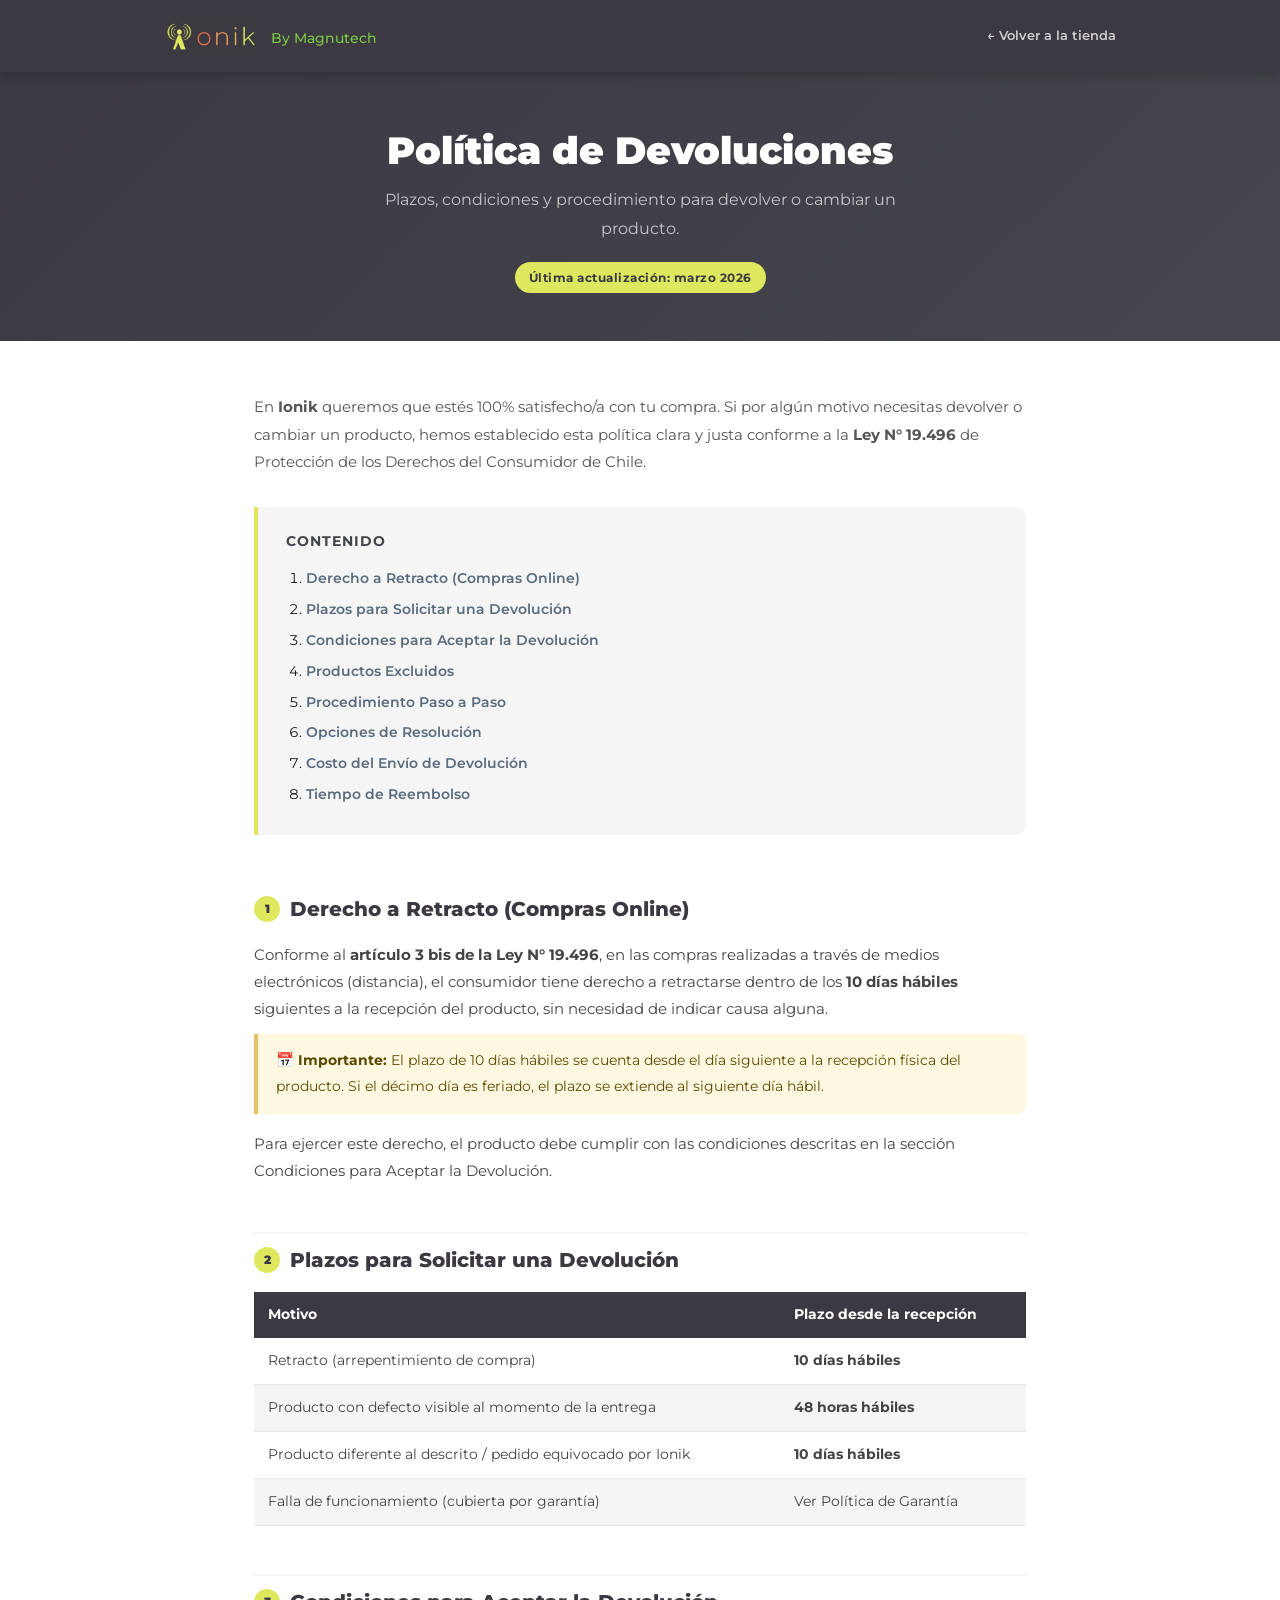
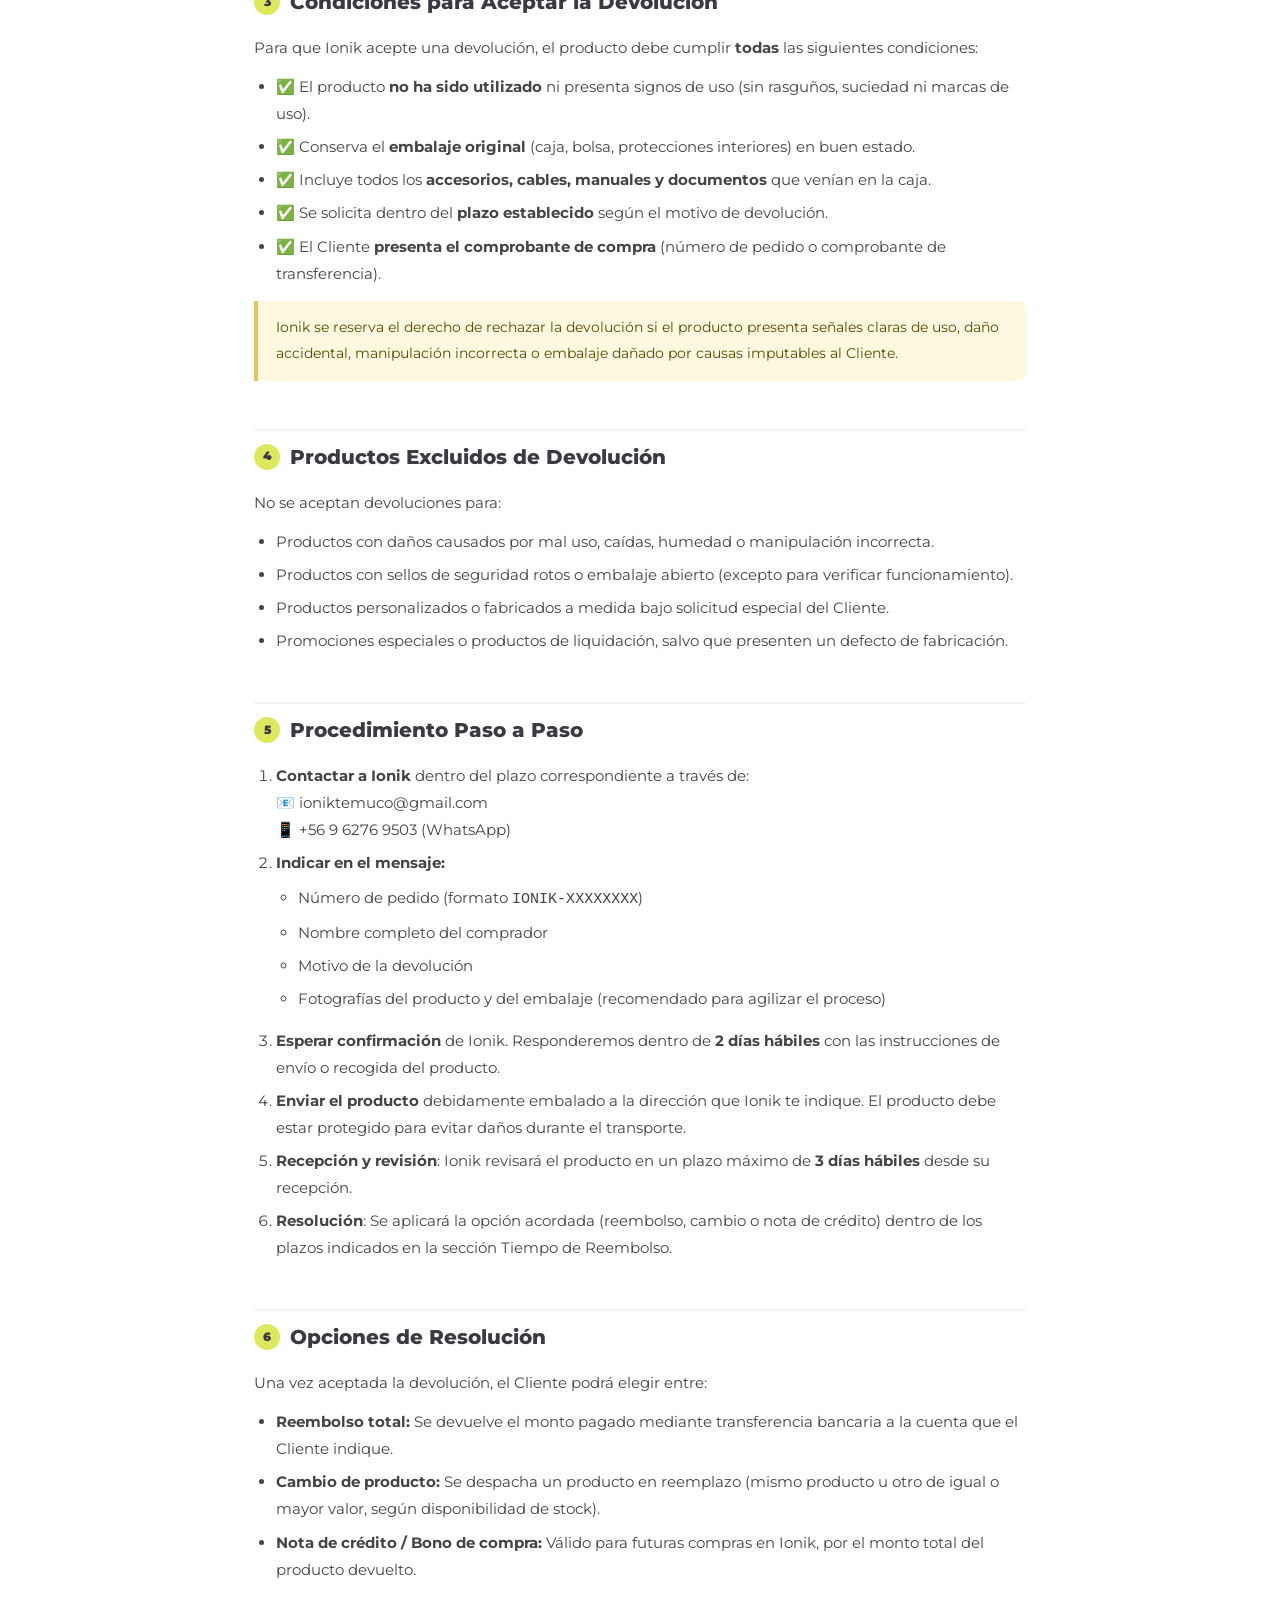
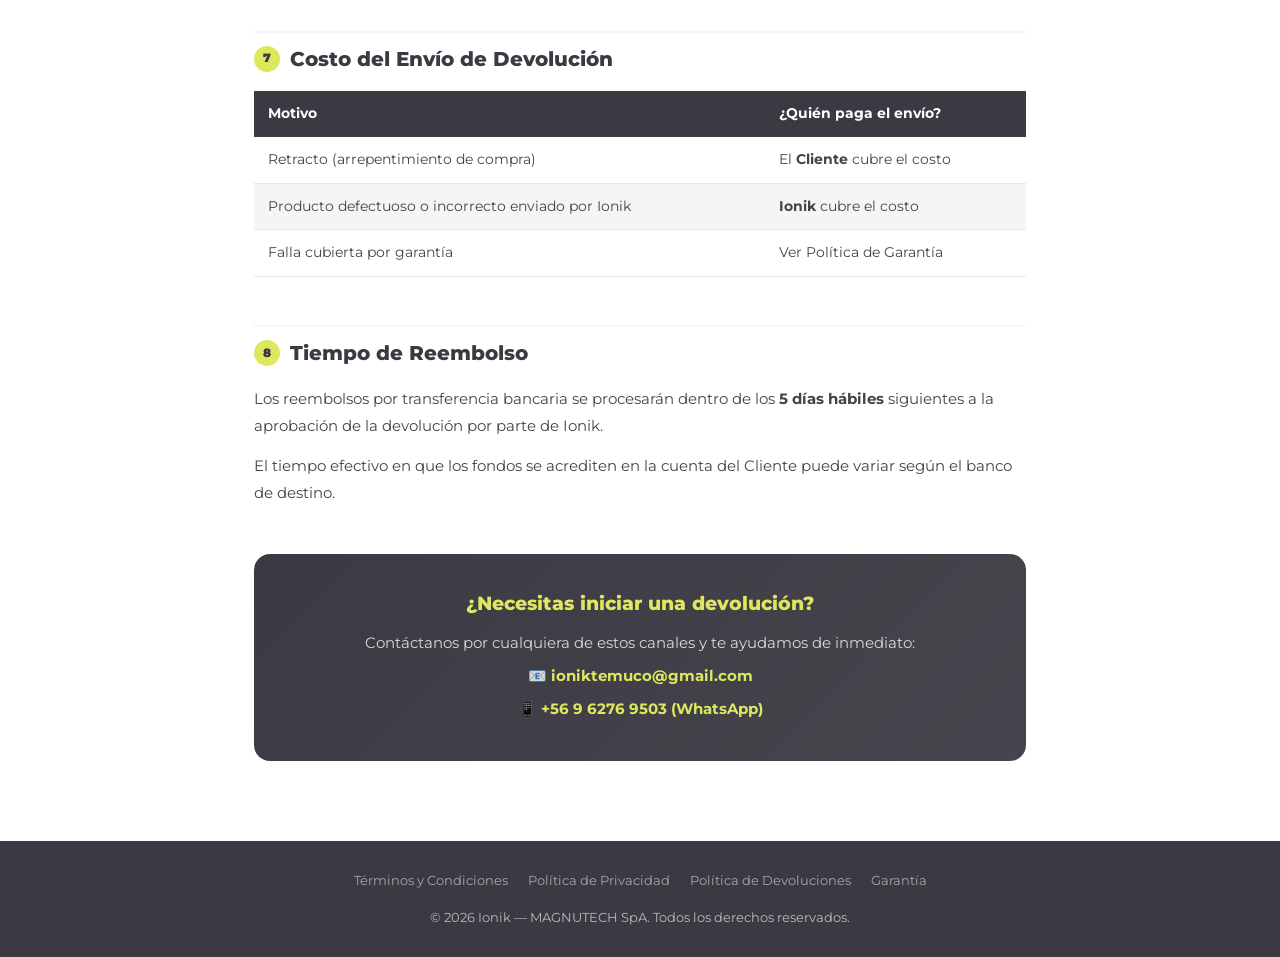
<file: legal/politica-de-devoluciones.html>
<!DOCTYPE html>
<html lang="es">
<head>
    <meta charset="UTF-8">
    <meta name="viewport" content="width=device-width, initial-scale=1.0">
    <title>Política de Devoluciones | Ionik — Cargadores Inalámbricos Chile</title>
    <meta name="description" content="Política de Devoluciones de Ionik. Conoce los plazos, condiciones y procedimiento para devolver o cambiar un producto adquirido en nuestra tienda online en Chile.">
    <meta name="keywords" content="política de devoluciones, cambios, reembolso, Ionik, cargadores inalámbricos, Chile, accesorios electrónicos, derecho a retracto">
    <meta name="robots" content="index, follow">
    <meta name="author" content="Ionik - MAGNUTECH SpA">
    <link rel="canonical" href="https://ionik.cl/legal/politica-de-devoluciones.html">

    <!-- Open Graph -->
    <meta property="og:type" content="website">
    <meta property="og:url" content="https://ionik.cl/legal/politica-de-devoluciones.html">
    <meta property="og:title" content="Política de Devoluciones | Ionik">
    <meta property="og:description" content="Plazos, condiciones y procedimiento para devoluciones y cambios en la tienda Ionik, Chile.">
    <meta property="og:image" content="https://ionik.cl/images_mini/og-preview.webp">
    <meta property="og:locale" content="es_CL">
    <meta property="og:site_name" content="Ionik">

    <!-- Fuentes -->
    <link rel="preconnect" href="https://fonts.googleapis.com">
    <link rel="preconnect" href="https://fonts.gstatic.com" crossorigin>
    <link href="https://fonts.googleapis.com/css2?family=Montserrat:wght@300;400;600;700;900&display=swap" rel="stylesheet">

    <!-- CSS -->
    <link rel="stylesheet" href="../css/legal.css">

    <!-- ================================================ -->
    <!-- CONFIGURACIÓN CENTRALIZADA DE PÍXELES           -->
    <!-- Todas las variables están en ../js/analytics.js -->
    <!-- ================================================ -->
    <script src="../js/analytics.js"></script>

    <!-- Google Analytics 4 - Carga dinámica usando variable -->
    <script>
        // Cargar script de GA4 dinámicamente usando la variable
        (function() {
            var script = document.createElement('script');
            script.async = true;
            script.src = 'https://www.googletagmanager.com/gtag/js?id=' + GOOGLE_ANALYTICS_ID;
            document.head.appendChild(script);
        })();
        
        window.dataLayer = window.dataLayer || [];
        function gtag() { dataLayer.push(arguments); }
        gtag('js', new Date());
        gtag('config', GOOGLE_ANALYTICS_ID);
    </script>

    <!-- Meta Pixel - Usa variable META_PIXEL_ID -->
    <script>
        !function(f,b,e,v,n,t,s)
        {if(f.fbq)return;n=f.fbq=function(){n.callMethod?
        n.callMethod.apply(n,arguments):n.queue.push(arguments)};
        if(!f._fbq)f._fbq=n;n.push=n;n.loaded=!0;n.version='2.0';
        n.queue=[];t=b.createElement(e);t.async=!0;
        t.src=v;s=b.getElementsByTagName(e)[0];
        s.parentNode.insertBefore(t,s)}(window,document,'script',
        'https://connect.facebook.net/en_US/fbevents.js');
        fbq('init', META_PIXEL_ID);
        fbq('track', 'PageView');
    </script>
    <noscript>
        <img height="1" width="1" style="display:none" id="metaPixelImg">
        <script>document.getElementById('metaPixelImg').src = 'https://www.facebook.com/tr?id=' + META_PIXEL_ID + '&ev=PageView&noscript=1';</script>
    </noscript>

    <!-- TikTok Pixel - Usa variable TIKTOK_PIXEL_ID -->
    <script>
        !function (w, d, t) {
            w.TiktokAnalyticsObject=t;var ttq=w[t]=w[t]||[];
            ttq.methods=["page","track","identify","instances","debug","on","off","once","ready","alias","group","enableCookie","disableCookie","holdConsent","revokeConsent","grantConsent"];
            ttq.setAndDefer=function(t,e){t[e]=function(){t.push([e].concat(Array.prototype.slice.call(arguments,0)))}};
            for(var i=0;i<ttq.methods.length;i++)ttq.setAndDefer(ttq,ttq.methods[i]);
            ttq.instance=function(t){for(var e=ttq._i[t]||[],n=0;n<ttq.methods.length;n++)ttq.setAndDefer(e,ttq.methods[n]);return e};
            ttq.load=function(e,n){var r="https://analytics.tiktok.com/i18n/pixel/events.js";
            ttq._i=ttq._i||{},ttq._i[e]=[],ttq._i[e]._u=r,ttq._t=ttq._t||{},ttq._t[e]=+new Date,ttq._o=ttq._o||{},ttq._o[e]=n||{};
            n=document.createElement("script");n.type="text/javascript",n.async=!0,n.src=r+"?sdkid="+e+"&lib="+t;
            e=document.getElementsByTagName("script")[0];e.parentNode.insertBefore(n,e)};
            ttq.load(TIKTOK_PIXEL_ID);
            ttq.page();
        }(window, document, 'ttq');
    </script>
</head>
<body>

    <!-- Header -->
    <header class="legal-header">
        <div class="container">
            <a href="/" class="legal-logo" aria-label="Ionik — Inicio">
                <img src="../images_mini/logo.webp" alt="Logo Ionik">
                <span class="legal-logo-text">By Magnutech</span>
            </a>
            <a href="/" class="legal-back-link">← Volver a la tienda</a>
        </div>
    </header>

    <!-- Hero -->
    <div class="legal-hero">
        <h1>Política de Devoluciones</h1>
        <p>Plazos, condiciones y procedimiento para devolver o cambiar un producto.</p>
        <span class="legal-badge">Última actualización: marzo 2026</span>
    </div>

    <!-- Contenido -->
    <main class="legal-body">

        <p style="margin-bottom:32px; font-size:0.95rem; color:#555;">
            En <strong>Ionik</strong> queremos que estés 100% satisfecho/a con tu compra. Si por algún motivo
            necesitas devolver o cambiar un producto, hemos establecido esta política clara y justa conforme
            a la <strong>Ley N° 19.496</strong> de Protección de los Derechos del Consumidor de Chile.
        </p>

        <!-- Índice -->
        <nav class="legal-toc" aria-label="Índice de contenidos">
            <h2>Contenido</h2>
            <ol>
                <li><a href="#derecho-retracto">Derecho a Retracto (Compras Online)</a></li>
                <li><a href="#plazo-devolucion">Plazos para Solicitar una Devolución</a></li>
                <li><a href="#condiciones">Condiciones para Aceptar la Devolución</a></li>
                <li><a href="#productos-excluidos">Productos Excluidos</a></li>
                <li><a href="#procedimiento">Procedimiento Paso a Paso</a></li>
                <li><a href="#opciones">Opciones de Resolución</a></li>
                <li><a href="#costo-envio-devolucion">Costo del Envío de Devolución</a></li>
                <li><a href="#tiempo-reembolso">Tiempo de Reembolso</a></li>
            </ol>
        </nav>

        <!-- 1 -->
        <section class="legal-section" id="derecho-retracto">
            <h2><span class="section-num">1</span> Derecho a Retracto (Compras Online)</h2>
            <p>
                Conforme al <strong>artículo 3 bis de la Ley N° 19.496</strong>, en las compras realizadas
                a través de medios electrónicos (distancia), el consumidor tiene derecho a retractarse dentro
                de los <strong>10 días hábiles</strong> siguientes a la recepción del producto, sin necesidad
                de indicar causa alguna.
            </p>
            <div class="legal-alert">
                <strong>📅 Importante:</strong> El plazo de 10 días hábiles se cuenta desde el día siguiente
                a la recepción física del producto. Si el décimo día es feriado, el plazo se extiende al
                siguiente día hábil.
            </div>
            <p>
                Para ejercer este derecho, el producto debe cumplir con las condiciones descritas en la
                sección <a href="#condiciones">Condiciones para Aceptar la Devolución</a>.
            </p>
        </section>

        <!-- 2 -->
        <section class="legal-section" id="plazo-devolucion">
            <h2><span class="section-num">2</span> Plazos para Solicitar una Devolución</h2>
            <table class="legal-table">
                <thead>
                    <tr>
                        <th>Motivo</th>
                        <th>Plazo desde la recepción</th>
                    </tr>
                </thead>
                <tbody>
                    <tr>
                        <td>Retracto (arrepentimiento de compra)</td>
                        <td><strong>10 días hábiles</strong></td>
                    </tr>
                    <tr>
                        <td>Producto con defecto visible al momento de la entrega</td>
                        <td><strong>48 horas hábiles</strong></td>
                    </tr>
                    <tr>
                        <td>Producto diferente al descrito / pedido equivocado por Ionik</td>
                        <td><strong>10 días hábiles</strong></td>
                    </tr>
                    <tr>
                        <td>Falla de funcionamiento (cubierta por garantía)</td>
                        <td>Ver <a href="garantia.html">Política de Garantía</a></td>
                    </tr>
                </tbody>
            </table>
        </section>

        <!-- 3 -->
        <section class="legal-section" id="condiciones">
            <h2><span class="section-num">3</span> Condiciones para Aceptar la Devolución</h2>
            <p>Para que Ionik acepte una devolución, el producto debe cumplir <strong>todas</strong> las siguientes condiciones:</p>
            <ul>
                <li>✅ El producto <strong>no ha sido utilizado</strong> ni presenta signos de uso (sin rasguños, suciedad ni marcas de uso).</li>
                <li>✅ Conserva el <strong>embalaje original</strong> (caja, bolsa, protecciones interiores) en buen estado.</li>
                <li>✅ Incluye todos los <strong>accesorios, cables, manuales y documentos</strong> que venían en la caja.</li>
                <li>✅ Se solicita dentro del <strong>plazo establecido</strong> según el motivo de devolución.</li>
                <li>✅ El Cliente <strong>presenta el comprobante de compra</strong> (número de pedido o comprobante de transferencia).</li>
            </ul>
            <div class="legal-alert">
                Ionik se reserva el derecho de rechazar la devolución si el producto presenta señales claras de uso,
                daño accidental, manipulación incorrecta o embalaje dañado por causas imputables al Cliente.
            </div>
        </section>

        <!-- 4 -->
        <section class="legal-section" id="productos-excluidos">
            <h2><span class="section-num">4</span> Productos Excluidos de Devolución</h2>
            <p>No se aceptan devoluciones para:</p>
            <ul>
                <li>Productos con daños causados por mal uso, caídas, humedad o manipulación incorrecta.</li>
                <li>Productos con sellos de seguridad rotos o embalaje abierto (excepto para verificar funcionamiento).</li>
                <li>Productos personalizados o fabricados a medida bajo solicitud especial del Cliente.</li>
                <li>Promociones especiales o productos de liquidación, salvo que presenten un defecto de fabricación.</li>
            </ul>
        </section>

        <!-- 5 -->
        <section class="legal-section" id="procedimiento">
            <h2><span class="section-num">5</span> Procedimiento Paso a Paso</h2>
            <ol>
                <li>
                    <strong>Contactar a Ionik</strong> dentro del plazo correspondiente a través de:<br>
                    📧 <a href="mailto:ioniktemuco@gmail.com">ioniktemuco@gmail.com</a><br>
                    📱 <a href="https://wa.me/56962769503" target="_blank" rel="noopener">+56 9 6276 9503 (WhatsApp)</a>
                </li>
                <li>
                    <strong>Indicar en el mensaje:</strong>
                    <ul style="margin-top:8px;">
                        <li>Número de pedido (formato <code>IONIK-XXXXXXXX</code>)</li>
                        <li>Nombre completo del comprador</li>
                        <li>Motivo de la devolución</li>
                        <li>Fotografías del producto y del embalaje (recomendado para agilizar el proceso)</li>
                    </ul>
                </li>
                <li>
                    <strong>Esperar confirmación</strong> de Ionik. Responderemos dentro de <strong>2 días hábiles</strong>
                    con las instrucciones de envío o recogida del producto.
                </li>
                <li>
                    <strong>Enviar el producto</strong> debidamente embalado a la dirección que Ionik te indique.
                    El producto debe estar protegido para evitar daños durante el transporte.
                </li>
                <li>
                    <strong>Recepción y revisión</strong>: Ionik revisará el producto en un plazo máximo de
                    <strong>3 días hábiles</strong> desde su recepción.
                </li>
                <li>
                    <strong>Resolución</strong>: Se aplicará la opción acordada (reembolso, cambio o nota de crédito)
                    dentro de los plazos indicados en la sección <a href="#tiempo-reembolso">Tiempo de Reembolso</a>.
                </li>
            </ol>
        </section>

        <!-- 6 -->
        <section class="legal-section" id="opciones">
            <h2><span class="section-num">6</span> Opciones de Resolución</h2>
            <p>Una vez aceptada la devolución, el Cliente podrá elegir entre:</p>
            <ul>
                <li>
                    <strong>Reembolso total:</strong> Se devuelve el monto pagado mediante transferencia bancaria
                    a la cuenta que el Cliente indique.
                </li>
                <li>
                    <strong>Cambio de producto:</strong> Se despacha un producto en reemplazo (mismo producto
                    u otro de igual o mayor valor, según disponibilidad de stock).
                </li>
                <li>
                    <strong>Nota de crédito / Bono de compra:</strong> Válido para futuras compras en Ionik,
                    por el monto total del producto devuelto.
                </li>
            </ul>
        </section>

        <!-- 7 -->
        <section class="legal-section" id="costo-envio-devolucion">
            <h2><span class="section-num">7</span> Costo del Envío de Devolución</h2>
            <table class="legal-table">
                <thead>
                    <tr><th>Motivo</th><th>¿Quién paga el envío?</th></tr>
                </thead>
                <tbody>
                    <tr>
                        <td>Retracto (arrepentimiento de compra)</td>
                        <td>El <strong>Cliente</strong> cubre el costo</td>
                    </tr>
                    <tr>
                        <td>Producto defectuoso o incorrecto enviado por Ionik</td>
                        <td><strong>Ionik</strong> cubre el costo</td>
                    </tr>
                    <tr>
                        <td>Falla cubierta por garantía</td>
                        <td>Ver <a href="garantia.html">Política de Garantía</a></td>
                    </tr>
                </tbody>
            </table>
        </section>

        <!-- 8 -->
        <section class="legal-section" id="tiempo-reembolso">
            <h2><span class="section-num">8</span> Tiempo de Reembolso</h2>
            <p>
                Los reembolsos por transferencia bancaria se procesarán dentro de los
                <strong>5 días hábiles</strong> siguientes a la aprobación de la devolución por parte de Ionik.
            </p>
            <p>
                El tiempo efectivo en que los fondos se acrediten en la cuenta del Cliente puede variar según
                el banco de destino.
            </p>
        </section>

        <!-- Caja de contacto -->
        <div class="legal-contact-box">
            <h2>¿Necesitas iniciar una devolución?</h2>
            <p>Contáctanos por cualquiera de estos canales y te ayudamos de inmediato:</p>
            <p>📧 <a href="mailto:ioniktemuco@gmail.com">ioniktemuco@gmail.com</a></p>
            <p>📱 <a href="https://wa.me/56962769503" target="_blank" rel="noopener">+56 9 6276 9503 (WhatsApp)</a></p>
        </div>

    </main>

    <!-- Footer -->
    <footer class="legal-footer">
        <nav class="legal-footer-links" aria-label="Páginas legales">
            <a href="terminos-y-condiciones.html">Términos y Condiciones</a>
            <a href="politica-de-privacidad.html">Política de Privacidad</a>
            <a href="politica-de-devoluciones.html">Política de Devoluciones</a>
            <a href="garantia.html">Garantía</a>
        </nav>
        <p>© 2026 Ionik — MAGNUTECH SpA. Todos los derechos reservados.</p>
    </footer>

</body>
</html>
</file>
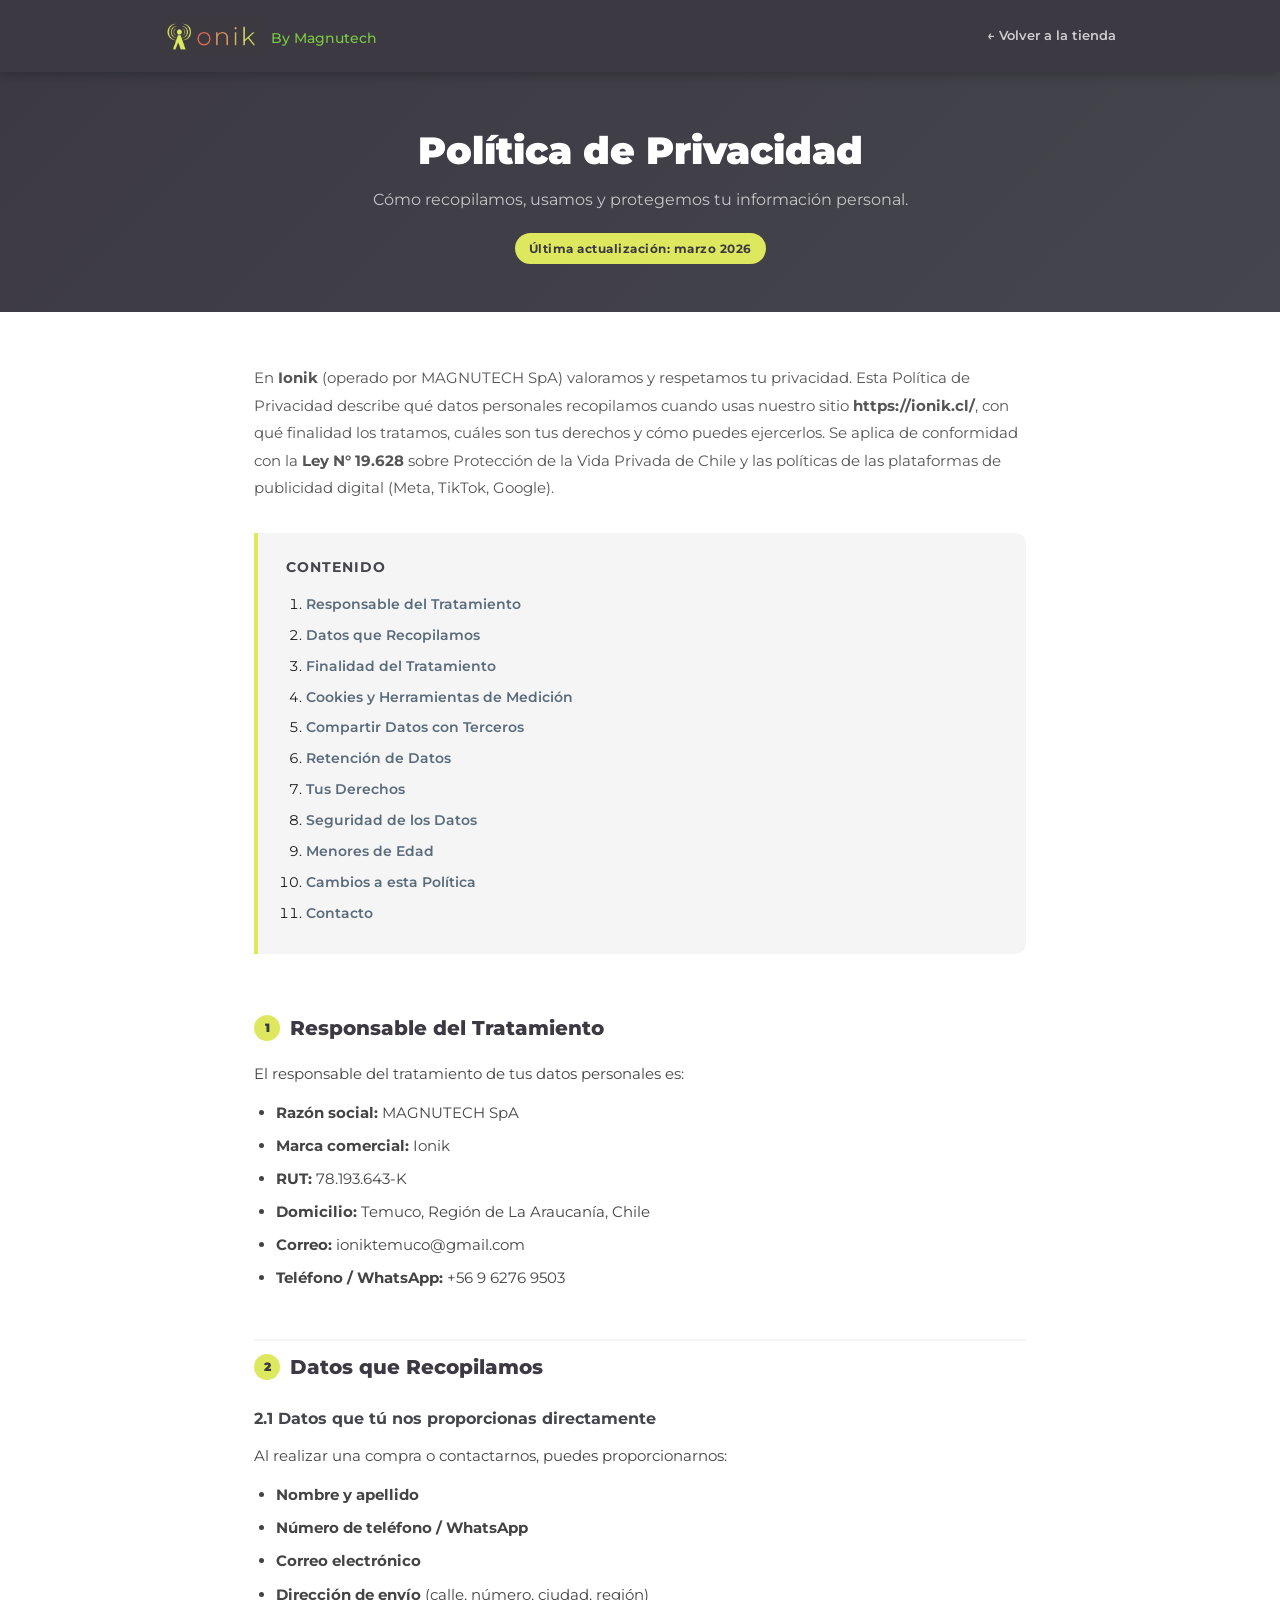
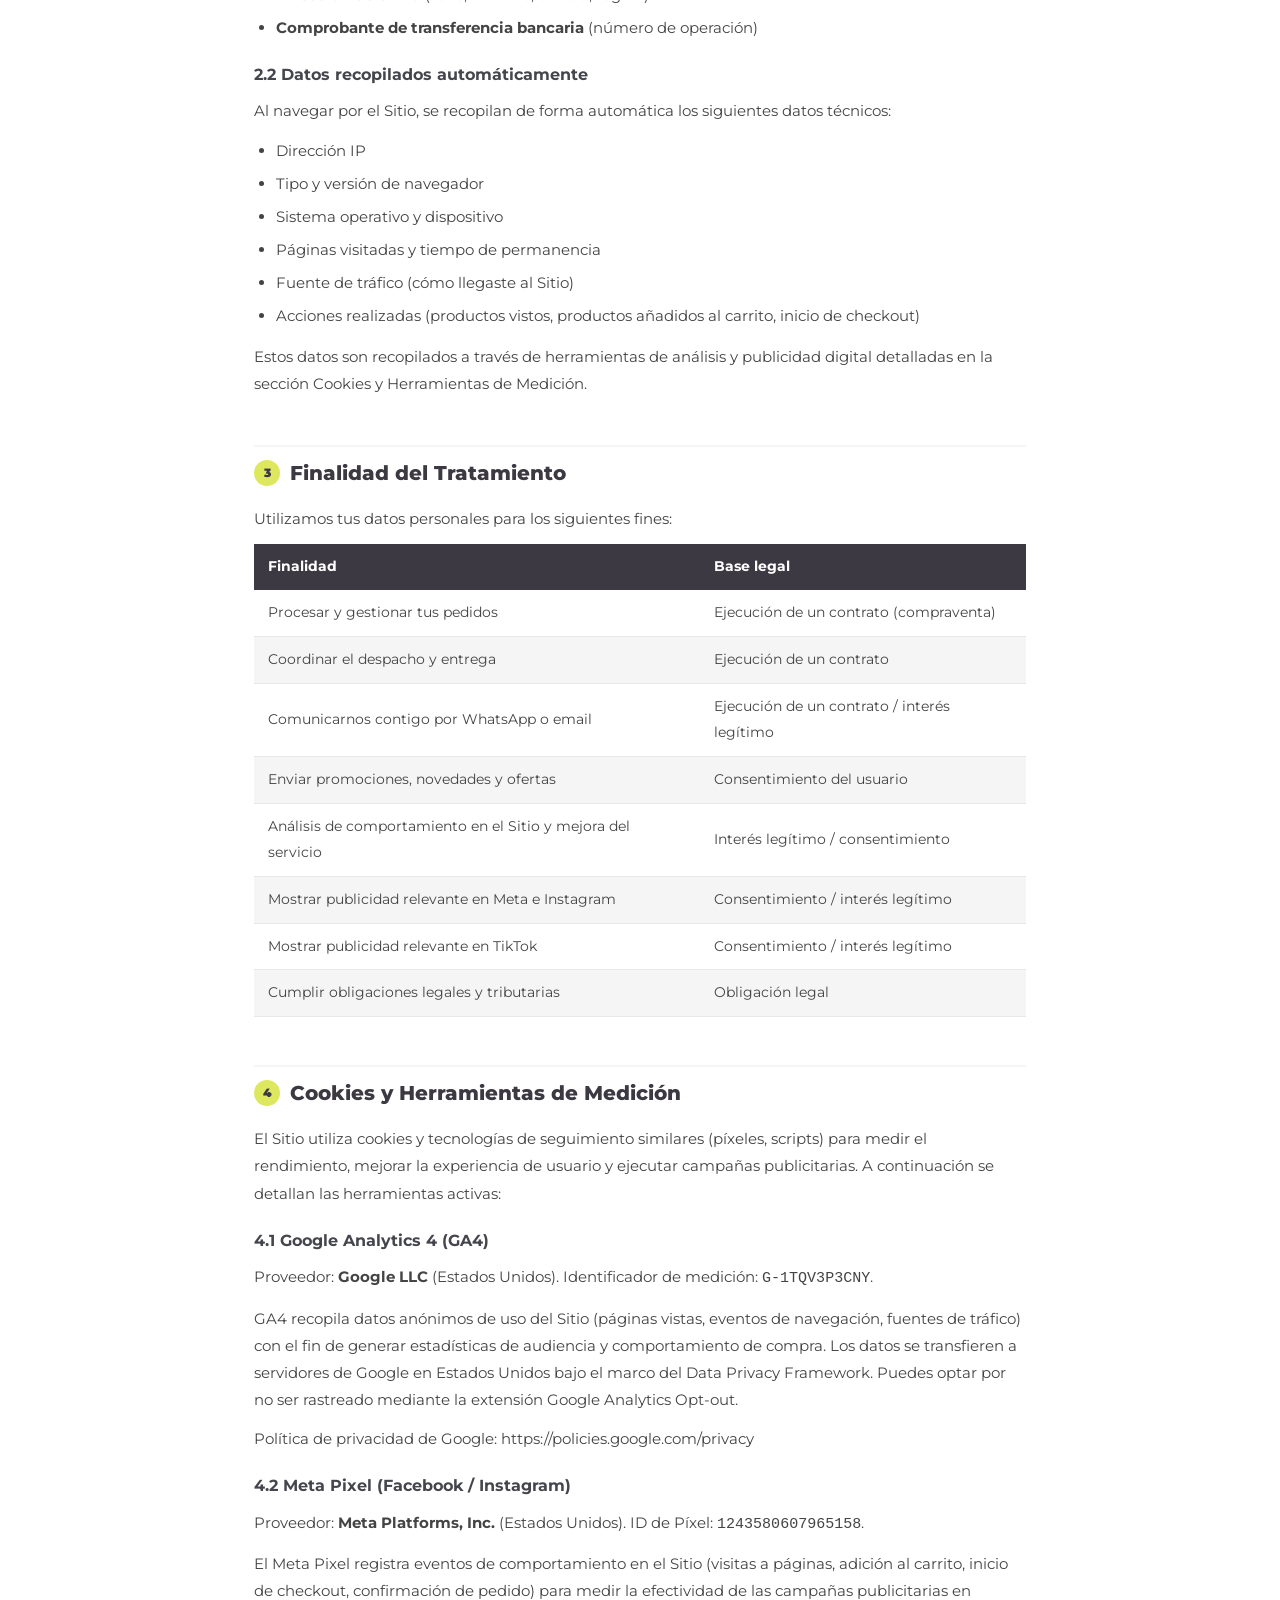
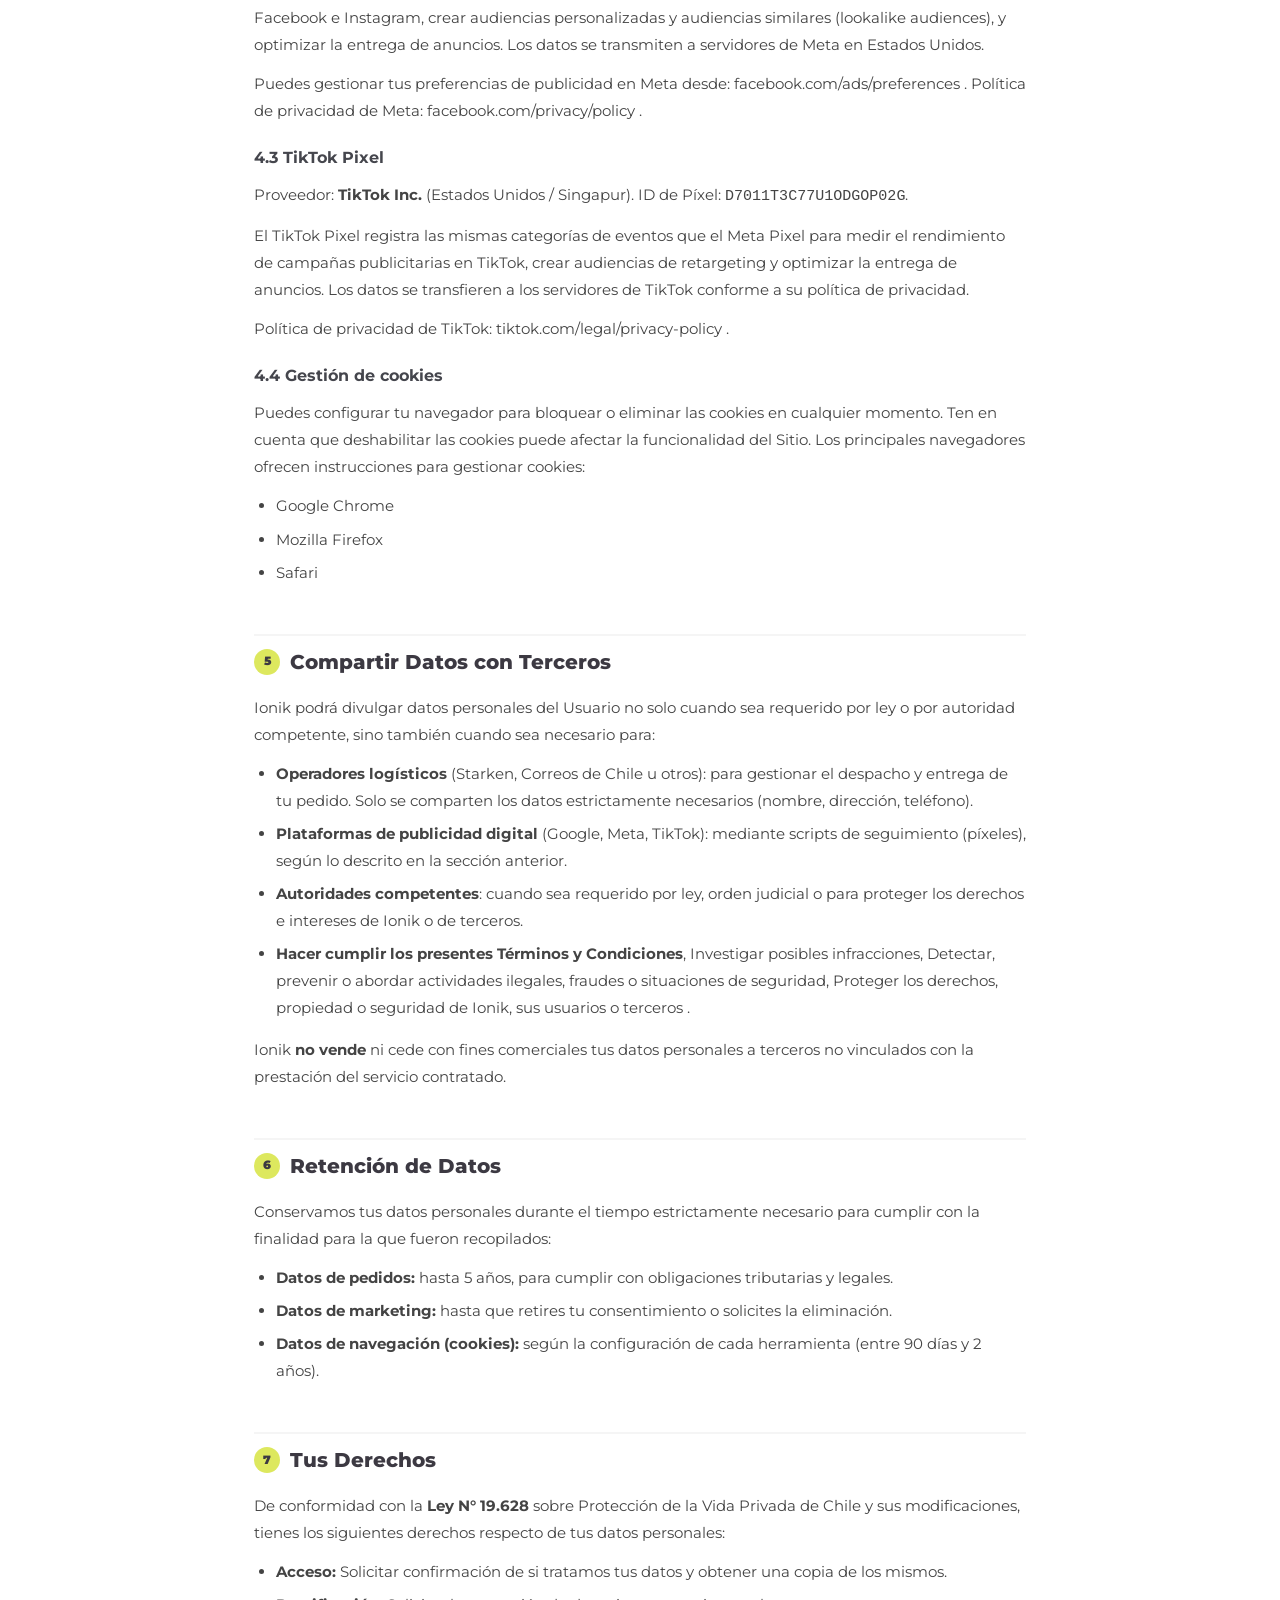
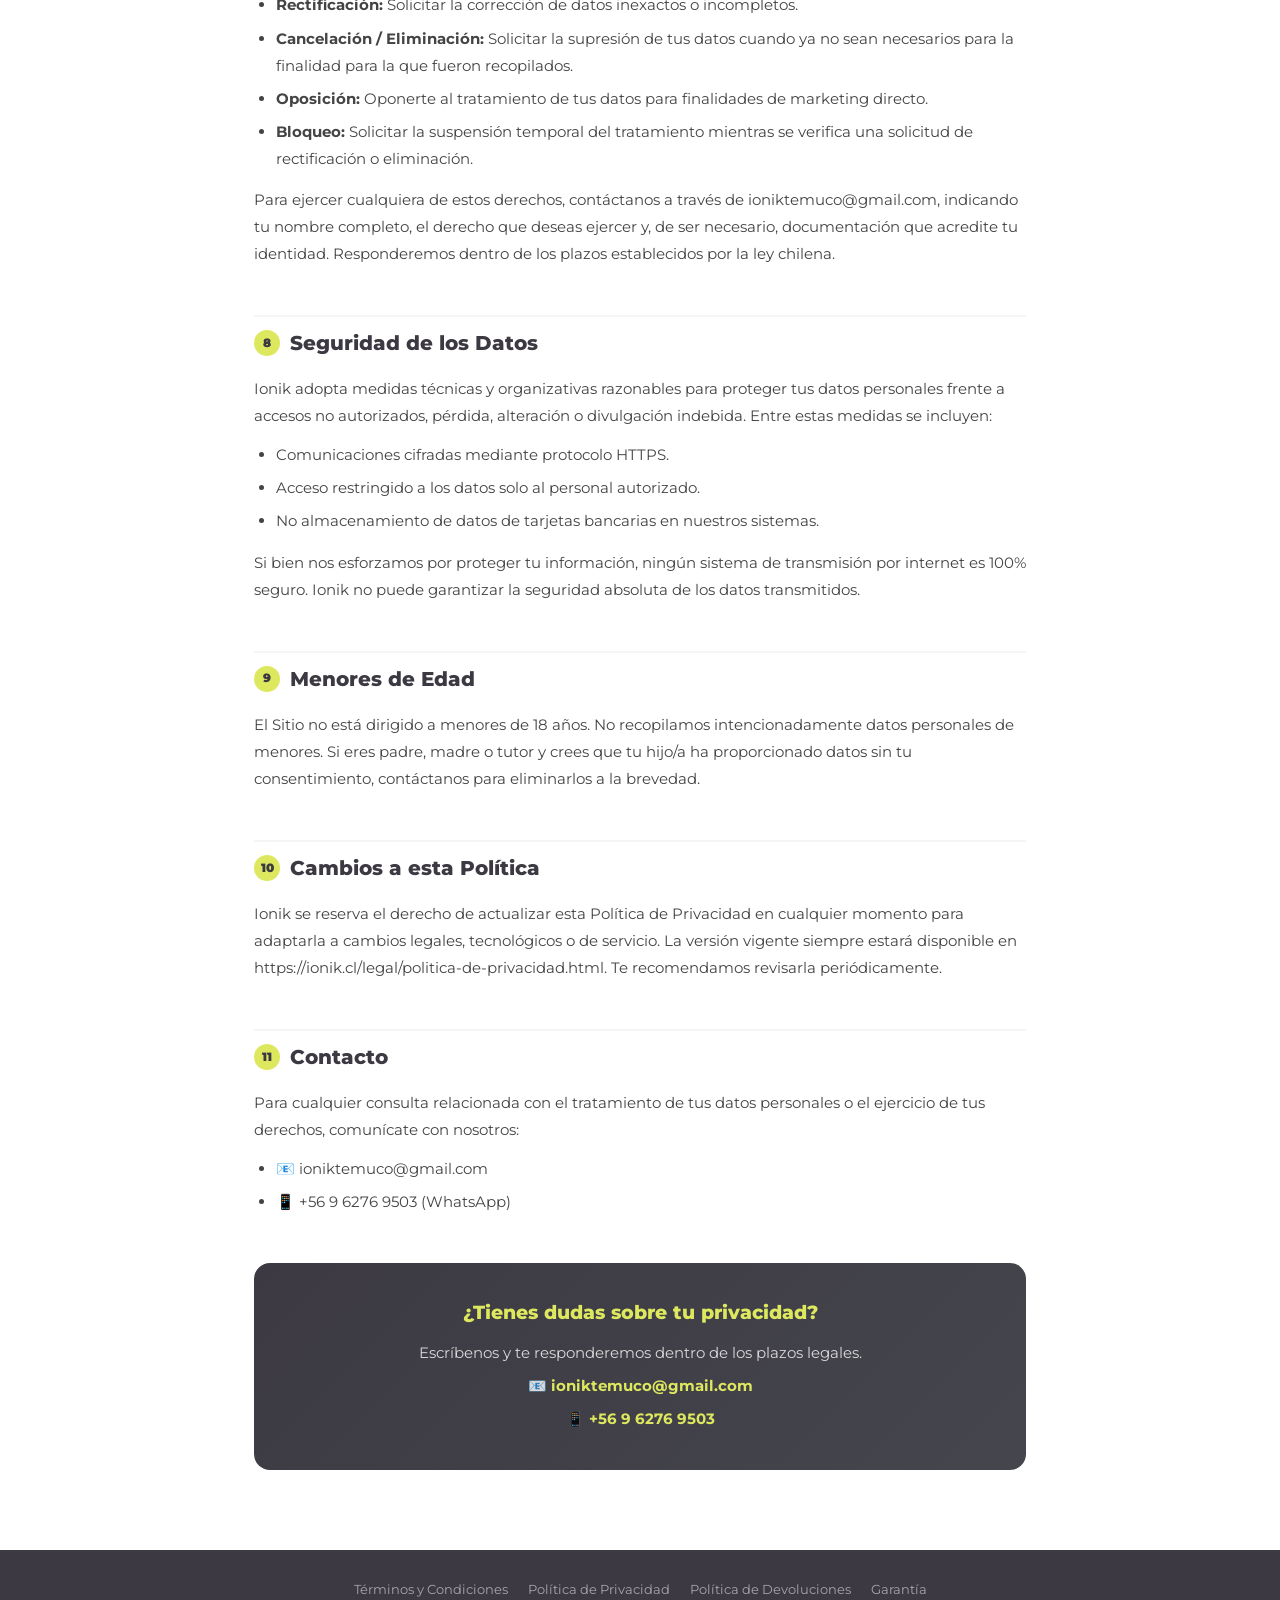
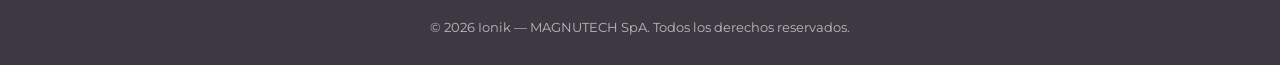
<file: legal/politica-de-privacidad.html>
<!DOCTYPE html>
<html lang="es">
<head>
    <meta charset="UTF-8">
    <meta name="viewport" content="width=device-width, initial-scale=1.0">
    <title>Política de Privacidad | Ionik — Cargadores Inalámbricos Chile</title>
    <meta name="description" content="Política de Privacidad de Ionik. Conoce cómo recopilamos, usamos y protegemos tus datos personales, incluyendo el uso de Google Analytics, Meta Pixel y TikTok Pixel.">
    <meta name="keywords" content="política de privacidad, Ionik, datos personales Chile, cookies, Google Analytics, Meta Pixel, TikTok Pixel, Ley 19628">
    <meta name="robots" content="index, follow">
    <meta name="author" content="Ionik - MAGNUTECH SpA">
    <link rel="canonical" href="https://ionik.cl/legal/politica-de-privacidad.html">

    <!-- Open Graph -->
    <meta property="og:type" content="website">
    <meta property="og:url" content="https://ionik.cl/legal/politica-de-privacidad.html">
    <meta property="og:title" content="Política de Privacidad | Ionik">
    <meta property="og:description" content="Cómo Ionik recopila, usa y protege tus datos personales conforme a la ley chilena.">
    <meta property="og:image" content="https://ionik.cl/images_mini/og-preview.webp">
    <meta property="og:locale" content="es_CL">
    <meta property="og:site_name" content="Ionik">

    <!-- Fuentes -->
    <link rel="preconnect" href="https://fonts.googleapis.com">
    <link rel="preconnect" href="https://fonts.gstatic.com" crossorigin>
    <link href="https://fonts.googleapis.com/css2?family=Montserrat:wght@300;400;600;700;900&display=swap" rel="stylesheet">

    <!-- CSS -->
    <link rel="stylesheet" href="../css/legal.css">

    <!-- ================================================ -->
    <!-- CONFIGURACIÓN CENTRALIZADA DE PÍXELES           -->
    <!-- Todas las variables están en ../js/analytics.js -->
    <!-- ================================================ -->
    <script src="../js/analytics.js"></script>

    <!-- Google Analytics 4 - Carga dinámica usando variable -->
    <script>
        // Cargar script de GA4 dinámicamente usando la variable
        (function() {
            var script = document.createElement('script');
            script.async = true;
            script.src = 'https://www.googletagmanager.com/gtag/js?id=' + GOOGLE_ANALYTICS_ID;
            document.head.appendChild(script);
        })();
        
        window.dataLayer = window.dataLayer || [];
        function gtag() { dataLayer.push(arguments); }
        gtag('js', new Date());
        gtag('config', GOOGLE_ANALYTICS_ID);
    </script>

    <!-- Meta Pixel - Usa variable META_PIXEL_ID -->
    <script>
        !function(f,b,e,v,n,t,s)
        {if(f.fbq)return;n=f.fbq=function(){n.callMethod?
        n.callMethod.apply(n,arguments):n.queue.push(arguments)};
        if(!f._fbq)f._fbq=n;n.push=n;n.loaded=!0;n.version='2.0';
        n.queue=[];t=b.createElement(e);t.async=!0;
        t.src=v;s=b.getElementsByTagName(e)[0];
        s.parentNode.insertBefore(t,s)}(window,document,'script',
        'https://connect.facebook.net/en_US/fbevents.js');
        fbq('init', META_PIXEL_ID);
        fbq('track', 'PageView');
    </script>
    <noscript>
        <img height="1" width="1" style="display:none" id="metaPixelImg">
        <script>document.getElementById('metaPixelImg').src = 'https://www.facebook.com/tr?id=' + META_PIXEL_ID + '&ev=PageView&noscript=1';</script>
    </noscript>

    <!-- TikTok Pixel - Usa variable TIKTOK_PIXEL_ID -->
    <script>
        !function (w, d, t) {
            w.TiktokAnalyticsObject=t;var ttq=w[t]=w[t]||[];
            ttq.methods=["page","track","identify","instances","debug","on","off","once","ready","alias","group","enableCookie","disableCookie","holdConsent","revokeConsent","grantConsent"];
            ttq.setAndDefer=function(t,e){t[e]=function(){t.push([e].concat(Array.prototype.slice.call(arguments,0)))}};
            for(var i=0;i<ttq.methods.length;i++)ttq.setAndDefer(ttq,ttq.methods[i]);
            ttq.instance=function(t){for(var e=ttq._i[t]||[],n=0;n<ttq.methods.length;n++)ttq.setAndDefer(e,ttq.methods[n]);return e};
            ttq.load=function(e,n){var r="https://analytics.tiktok.com/i18n/pixel/events.js";
            ttq._i=ttq._i||{},ttq._i[e]=[],ttq._i[e]._u=r,ttq._t=ttq._t||{},ttq._t[e]=+new Date,ttq._o=ttq._o||{},ttq._o[e]=n||{};
            n=document.createElement("script");n.type="text/javascript",n.async=!0,n.src=r+"?sdkid="+e+"&lib="+t;
            e=document.getElementsByTagName("script")[0];e.parentNode.insertBefore(n,e)};
            ttq.load(TIKTOK_PIXEL_ID);
            ttq.page();
        }(window, document, 'ttq');
    </script>
</head>
<body>

    <!-- Header -->
    <header class="legal-header">
        <div class="container">
            <a href="/" class="legal-logo" aria-label="Ionik — Inicio">
                <img src="../images_mini/logo.webp" alt="Logo Ionik">
                <span class="legal-logo-text">By Magnutech</span>
            </a>
            <a href="/" class="legal-back-link">← Volver a la tienda</a>
        </div>
    </header>

    <!-- Hero -->
    <div class="legal-hero">
        <h1>Política de Privacidad</h1>
        <p>Cómo recopilamos, usamos y protegemos tu información personal.</p>
        <span class="legal-badge">Última actualización: marzo 2026</span>
    </div>

    <!-- Contenido -->
    <main class="legal-body">

        <p style="margin-bottom:32px; font-size:0.95rem; color:#555;">
            En <strong>Ionik</strong> (operado por MAGNUTECH SpA) valoramos y respetamos tu privacidad.
            Esta Política de Privacidad describe qué datos personales recopilamos cuando usas nuestro sitio
            <strong>https://ionik.cl/</strong>, con qué finalidad los tratamos, cuáles son tus derechos y
            cómo puedes ejercerlos. Se aplica de conformidad con la <strong>Ley N° 19.628</strong> sobre
            Protección de la Vida Privada de Chile y las políticas de las plataformas de publicidad digital
            (Meta, TikTok, Google).
        </p>

        <!-- Índice -->
        <nav class="legal-toc" aria-label="Índice de contenidos">
            <h2>Contenido</h2>
            <ol>
                <li><a href="#responsable">Responsable del Tratamiento</a></li>
                <li><a href="#datos-recopilados">Datos que Recopilamos</a></li>
                <li><a href="#finalidad">Finalidad del Tratamiento</a></li>
                <li><a href="#cookies-herramientas">Cookies y Herramientas de Medición</a></li>
                <li><a href="#compartir-datos">Compartir Datos con Terceros</a></li>
                <li><a href="#retencion">Retención de Datos</a></li>
                <li><a href="#derechos">Tus Derechos</a></li>
                <li><a href="#seguridad">Seguridad de los Datos</a></li>
                <li><a href="#menores">Menores de Edad</a></li>
                <li><a href="#cambios">Cambios a esta Política</a></li>
                <li><a href="#contacto-privacidad">Contacto</a></li>
            </ol>
        </nav>

        <!-- 1 -->
        <section class="legal-section" id="responsable">
            <h2><span class="section-num">1</span> Responsable del Tratamiento</h2>
            <p>
                El responsable del tratamiento de tus datos personales es:
            </p>
            <ul>
                <li><strong>Razón social:</strong> MAGNUTECH SpA</li>
                <li><strong>Marca comercial:</strong> Ionik</li>
                <li><strong>RUT:</strong> 78.193.643-K</li>
                <li><strong>Domicilio:</strong> Temuco, Región de La Araucanía, Chile</li>
                <li><strong>Correo:</strong> <a href="mailto:ioniktemuco@gmail.com">ioniktemuco@gmail.com</a></li>
                <li><strong>Teléfono / WhatsApp:</strong> <a href="tel:+56962769503">+56 9 6276 9503</a></li>
            </ul>
        </section>

        <!-- 2 -->
        <section class="legal-section" id="datos-recopilados">
            <h2><span class="section-num">2</span> Datos que Recopilamos</h2>
            <h3>2.1 Datos que tú nos proporcionas directamente</h3>
            <p>Al realizar una compra o contactarnos, puedes proporcionarnos:</p>
            <ul>
                <li><strong>Nombre y apellido</strong></li>
                <li><strong>Número de teléfono / WhatsApp</strong></li>
                <li><strong>Correo electrónico</strong></li>
                <li><strong>Dirección de envío</strong> (calle, número, ciudad, región)</li>
                <li><strong>Comprobante de transferencia bancaria</strong> (número de operación)</li>
            </ul>
            <h3>2.2 Datos recopilados automáticamente</h3>
            <p>Al navegar por el Sitio, se recopilan de forma automática los siguientes datos técnicos:</p>
            <ul>
                <li>Dirección IP</li>
                <li>Tipo y versión de navegador</li>
                <li>Sistema operativo y dispositivo</li>
                <li>Páginas visitadas y tiempo de permanencia</li>
                <li>Fuente de tráfico (cómo llegaste al Sitio)</li>
                <li>Acciones realizadas (productos vistos, productos añadidos al carrito, inicio de checkout)</li>
            </ul>
            <p>
                Estos datos son recopilados a través de herramientas de análisis y publicidad digital detalladas
                en la sección <a href="#cookies-herramientas">Cookies y Herramientas de Medición</a>.
            </p>
        </section>

        <!-- 3 -->
        <section class="legal-section" id="finalidad">
            <h2><span class="section-num">3</span> Finalidad del Tratamiento</h2>
            <p>Utilizamos tus datos personales para los siguientes fines:</p>
            <table class="legal-table">
                <thead>
                    <tr><th>Finalidad</th><th>Base legal</th></tr>
                </thead>
                <tbody>
                    <tr>
                        <td>Procesar y gestionar tus pedidos</td>
                        <td>Ejecución de un contrato (compraventa)</td>
                    </tr>
                    <tr>
                        <td>Coordinar el despacho y entrega</td>
                        <td>Ejecución de un contrato</td>
                    </tr>
                    <tr>
                        <td>Comunicarnos contigo por WhatsApp o email</td>
                        <td>Ejecución de un contrato / interés legítimo</td>
                    </tr>
                    <tr>
                        <td>Enviar promociones, novedades y ofertas</td>
                        <td>Consentimiento del usuario</td>
                    </tr>
                    <tr>
                        <td>Análisis de comportamiento en el Sitio y mejora del servicio</td>
                        <td>Interés legítimo / consentimiento</td>
                    </tr>
                    <tr>
                        <td>Mostrar publicidad relevante en Meta e Instagram</td>
                        <td>Consentimiento / interés legítimo</td>
                    </tr>
                    <tr>
                        <td>Mostrar publicidad relevante en TikTok</td>
                        <td>Consentimiento / interés legítimo</td>
                    </tr>
                    <tr>
                        <td>Cumplir obligaciones legales y tributarias</td>
                        <td>Obligación legal</td>
                    </tr>
                </tbody>
            </table>
        </section>

        <!-- 4 -->
        <section class="legal-section" id="cookies-herramientas">
            <h2><span class="section-num">4</span> Cookies y Herramientas de Medición</h2>
            <p>
                El Sitio utiliza cookies y tecnologías de seguimiento similares (píxeles, scripts) para medir el
                rendimiento, mejorar la experiencia de usuario y ejecutar campañas publicitarias. A continuación
                se detallan las herramientas activas:
            </p>

            <h3>4.1 Google Analytics 4 (GA4)</h3>
            <p>
                Proveedor: <strong>Google LLC</strong> (Estados Unidos). Identificador de medición: <code>G-1TQV3P3CNY</code>.
            </p>
            <p>
                GA4 recopila datos anónimos de uso del Sitio (páginas vistas, eventos de navegación, fuentes de tráfico)
                con el fin de generar estadísticas de audiencia y comportamiento de compra. Los datos se transfieren a
                servidores de Google en Estados Unidos bajo el marco del Data Privacy Framework. Puedes optar por no ser
                rastreado mediante la extensión
                <a href="https://tools.google.com/dlpage/gaoptout" target="_blank" rel="noopener">Google Analytics Opt-out</a>.
            </p>
            <p>Política de privacidad de Google: <a href="https://policies.google.com/privacy" target="_blank" rel="noopener">https://policies.google.com/privacy</a></p>

            <h3>4.2 Meta Pixel (Facebook / Instagram)</h3>
            <p>
                Proveedor: <strong>Meta Platforms, Inc.</strong> (Estados Unidos). ID de Píxel: <code>1243580607965158</code>.
            </p>
            <p>
                El Meta Pixel registra eventos de comportamiento en el Sitio (visitas a páginas, adición al carrito,
                inicio de checkout, confirmación de pedido) para medir la efectividad de las campañas publicitarias
                en Facebook e Instagram, crear audiencias personalizadas y audiencias similares (lookalike audiences),
                y optimizar la entrega de anuncios. Los datos se transmiten a servidores de Meta en Estados Unidos.
            </p>
            <p>
                Puedes gestionar tus preferencias de publicidad en Meta desde:
                <a href="https://www.facebook.com/ads/preferences" target="_blank" rel="noopener">
                    facebook.com/ads/preferences
                </a>.
                Política de privacidad de Meta:
                <a href="https://www.facebook.com/privacy/policy/" target="_blank" rel="noopener">
                    facebook.com/privacy/policy
                </a>.
            </p>

            <h3>4.3 TikTok Pixel</h3>
            <p>
                Proveedor: <strong>TikTok Inc.</strong> (Estados Unidos / Singapur). ID de Píxel: <code>D7011T3C77U1ODGOP02G</code>.
            </p>
            <p>
                El TikTok Pixel registra las mismas categorías de eventos que el Meta Pixel para medir el rendimiento
                de campañas publicitarias en TikTok, crear audiencias de retargeting y optimizar la entrega de anuncios.
                Los datos se transfieren a los servidores de TikTok conforme a su política de privacidad.
            </p>
            <p>
                Política de privacidad de TikTok:
                <a href="https://www.tiktok.com/legal/page/row/privacy-policy/es" target="_blank" rel="noopener">
                    tiktok.com/legal/privacy-policy
                </a>.
            </p>

            <h3>4.4 Gestión de cookies</h3>
            <p>
                Puedes configurar tu navegador para bloquear o eliminar las cookies en cualquier momento. Ten en cuenta
                que deshabilitar las cookies puede afectar la funcionalidad del Sitio. Los principales navegadores ofrecen
                instrucciones para gestionar cookies:
            </p>
            <ul>
                <li><a href="https://support.google.com/chrome/answer/95647" target="_blank" rel="noopener">Google Chrome</a></li>
                <li><a href="https://support.mozilla.org/es/kb/habilitar-y-deshabilitar-cookies" target="_blank" rel="noopener">Mozilla Firefox</a></li>
                <li><a href="https://support.apple.com/es-cl/guide/safari/sfri11471/mac" target="_blank" rel="noopener">Safari</a></li>
            </ul>
        </section>

        <!-- 5 -->
        <section class="legal-section" id="compartir-datos">
            <h2><span class="section-num">5</span> Compartir Datos con Terceros</h2>
            <p>Ionik podrá divulgar datos personales del Usuario no solo cuando sea requerido por ley o por autoridad 
               competente, sino también cuando sea necesario para:</p>
            <ul>
                <li>
                    <strong>Operadores logísticos</strong> (Starken, Correos de Chile u otros): para gestionar
                    el despacho y entrega de tu pedido. Solo se comparten los datos estrictamente necesarios
                    (nombre, dirección, teléfono).
                </li>
                <li>
                    <strong>Plataformas de publicidad digital</strong> (Google, Meta, TikTok): mediante scripts
                    de seguimiento (píxeles), según lo descrito en la sección anterior.
                </li>
                <li>
                    <strong>Autoridades competentes</strong>: cuando sea requerido por ley, orden judicial o para
                    proteger los derechos e intereses de Ionik o de terceros.
                </li>
                <li>
                    <strong>Hacer cumplir los presentes Términos y Condiciones</strong>, Investigar posibles infracciones,
                    Detectar, prevenir o abordar actividades ilegales, fraudes o situaciones de seguridad, Proteger los 
                    derechos, propiedad o seguridad de Ionik, sus usuarios o terceros .
                </li>
            </ul>
            <p>
                Ionik <strong>no vende</strong> ni cede con fines comerciales tus datos personales a terceros no
                vinculados con la prestación del servicio contratado.
            </p>
        </section>

        <!-- 6 -->
        <section class="legal-section" id="retencion">
            <h2><span class="section-num">6</span> Retención de Datos</h2>
            <p>
                Conservamos tus datos personales durante el tiempo estrictamente necesario para cumplir con la
                finalidad para la que fueron recopilados:
            </p>
            <ul>
                <li><strong>Datos de pedidos:</strong> hasta 5 años, para cumplir con obligaciones tributarias y legales.</li>
                <li><strong>Datos de marketing:</strong> hasta que retires tu consentimiento o solicites la eliminación.</li>
                <li><strong>Datos de navegación (cookies):</strong> según la configuración de cada herramienta (entre 90 días y 2 años).</li>
            </ul>
        </section>

        <!-- 7 -->
        <section class="legal-section" id="derechos">
            <h2><span class="section-num">7</span> Tus Derechos</h2>
            <p>
                De conformidad con la <strong>Ley N° 19.628</strong> sobre Protección de la Vida Privada de Chile
                y sus modificaciones, tienes los siguientes derechos respecto de tus datos personales:
            </p>
            <ul>
                <li>
                    <strong>Acceso:</strong> Solicitar confirmación de si tratamos tus datos y obtener una copia de los mismos.
                </li>
                <li>
                    <strong>Rectificación:</strong> Solicitar la corrección de datos inexactos o incompletos.
                </li>
                <li>
                    <strong>Cancelación / Eliminación:</strong> Solicitar la supresión de tus datos cuando ya no sean
                    necesarios para la finalidad para la que fueron recopilados.
                </li>
                <li>
                    <strong>Oposición:</strong> Oponerte al tratamiento de tus datos para finalidades de marketing directo.
                </li>
                <li>
                    <strong>Bloqueo:</strong> Solicitar la suspensión temporal del tratamiento mientras se verifica
                    una solicitud de rectificación o eliminación.
                </li>
            </ul>
            <p>
                Para ejercer cualquiera de estos derechos, contáctanos a través de
                <a href="mailto:ioniktemuco@gmail.com">ioniktemuco@gmail.com</a>, indicando tu nombre completo,
                el derecho que deseas ejercer y, de ser necesario, documentación que acredite tu identidad.
                Responderemos dentro de los plazos establecidos por la ley chilena.
            </p>
        </section>

        <!-- 8 -->
        <section class="legal-section" id="seguridad">
            <h2><span class="section-num">8</span> Seguridad de los Datos</h2>
            <p>
                Ionik adopta medidas técnicas y organizativas razonables para proteger tus datos personales frente
                a accesos no autorizados, pérdida, alteración o divulgación indebida. Entre estas medidas se incluyen:
            </p>
            <ul>
                <li>Comunicaciones cifradas mediante protocolo HTTPS.</li>
                <li>Acceso restringido a los datos solo al personal autorizado.</li>
                <li>No almacenamiento de datos de tarjetas bancarias en nuestros sistemas.</li>
            </ul>
            <p>
                Si bien nos esforzamos por proteger tu información, ningún sistema de transmisión por internet
                es 100% seguro. Ionik no puede garantizar la seguridad absoluta de los datos transmitidos.
            </p>
        </section>

        <!-- 9 -->
        <section class="legal-section" id="menores">
            <h2><span class="section-num">9</span> Menores de Edad</h2>
            <p>
                El Sitio no está dirigido a menores de 18 años. No recopilamos intencionadamente datos personales
                de menores. Si eres padre, madre o tutor y crees que tu hijo/a ha proporcionado datos sin tu
                consentimiento, contáctanos para eliminarlos a la brevedad.
            </p>
        </section>

        <!-- 10 -->
        <section class="legal-section" id="cambios">
            <h2><span class="section-num">10</span> Cambios a esta Política</h2>
            <p>
                Ionik se reserva el derecho de actualizar esta Política de Privacidad en cualquier momento para
                adaptarla a cambios legales, tecnológicos o de servicio. La versión vigente siempre estará disponible
                en <a href="https://ionik.cl/legal/politica-de-privacidad.html">https://ionik.cl/legal/politica-de-privacidad.html</a>.
                Te recomendamos revisarla periódicamente.
            </p>
        </section>

        <!-- 11 -->
        <section class="legal-section" id="contacto-privacidad">
            <h2><span class="section-num">11</span> Contacto</h2>
            <p>
                Para cualquier consulta relacionada con el tratamiento de tus datos personales o el ejercicio
                de tus derechos, comunícate con nosotros:
            </p>
            <ul>
                <li>📧 <a href="mailto:ioniktemuco@gmail.com">ioniktemuco@gmail.com</a></li>
                <li>📱 <a href="https://wa.me/56962769503" target="_blank" rel="noopener">+56 9 6276 9503 (WhatsApp)</a></li>
            </ul>
        </section>

        <!-- Caja de contacto -->
        <div class="legal-contact-box">
            <h2>¿Tienes dudas sobre tu privacidad?</h2>
            <p>Escríbenos y te responderemos dentro de los plazos legales.</p>
            <p>📧 <a href="mailto:ioniktemuco@gmail.com">ioniktemuco@gmail.com</a></p>
            <p>📱 <a href="https://wa.me/56962769503" target="_blank" rel="noopener">+56 9 6276 9503</a></p>
        </div>

    </main>

    <!-- Footer -->
    <footer class="legal-footer">
        <nav class="legal-footer-links" aria-label="Páginas legales">
            <a href="terminos-y-condiciones.html">Términos y Condiciones</a>
            <a href="politica-de-privacidad.html">Política de Privacidad</a>
            <a href="politica-de-devoluciones.html">Política de Devoluciones</a>
            <a href="garantia.html">Garantía</a>
        </nav>
        <p>© 2026 Ionik — MAGNUTECH SpA. Todos los derechos reservados.</p>
    </footer>

</body>
</html>
</file>
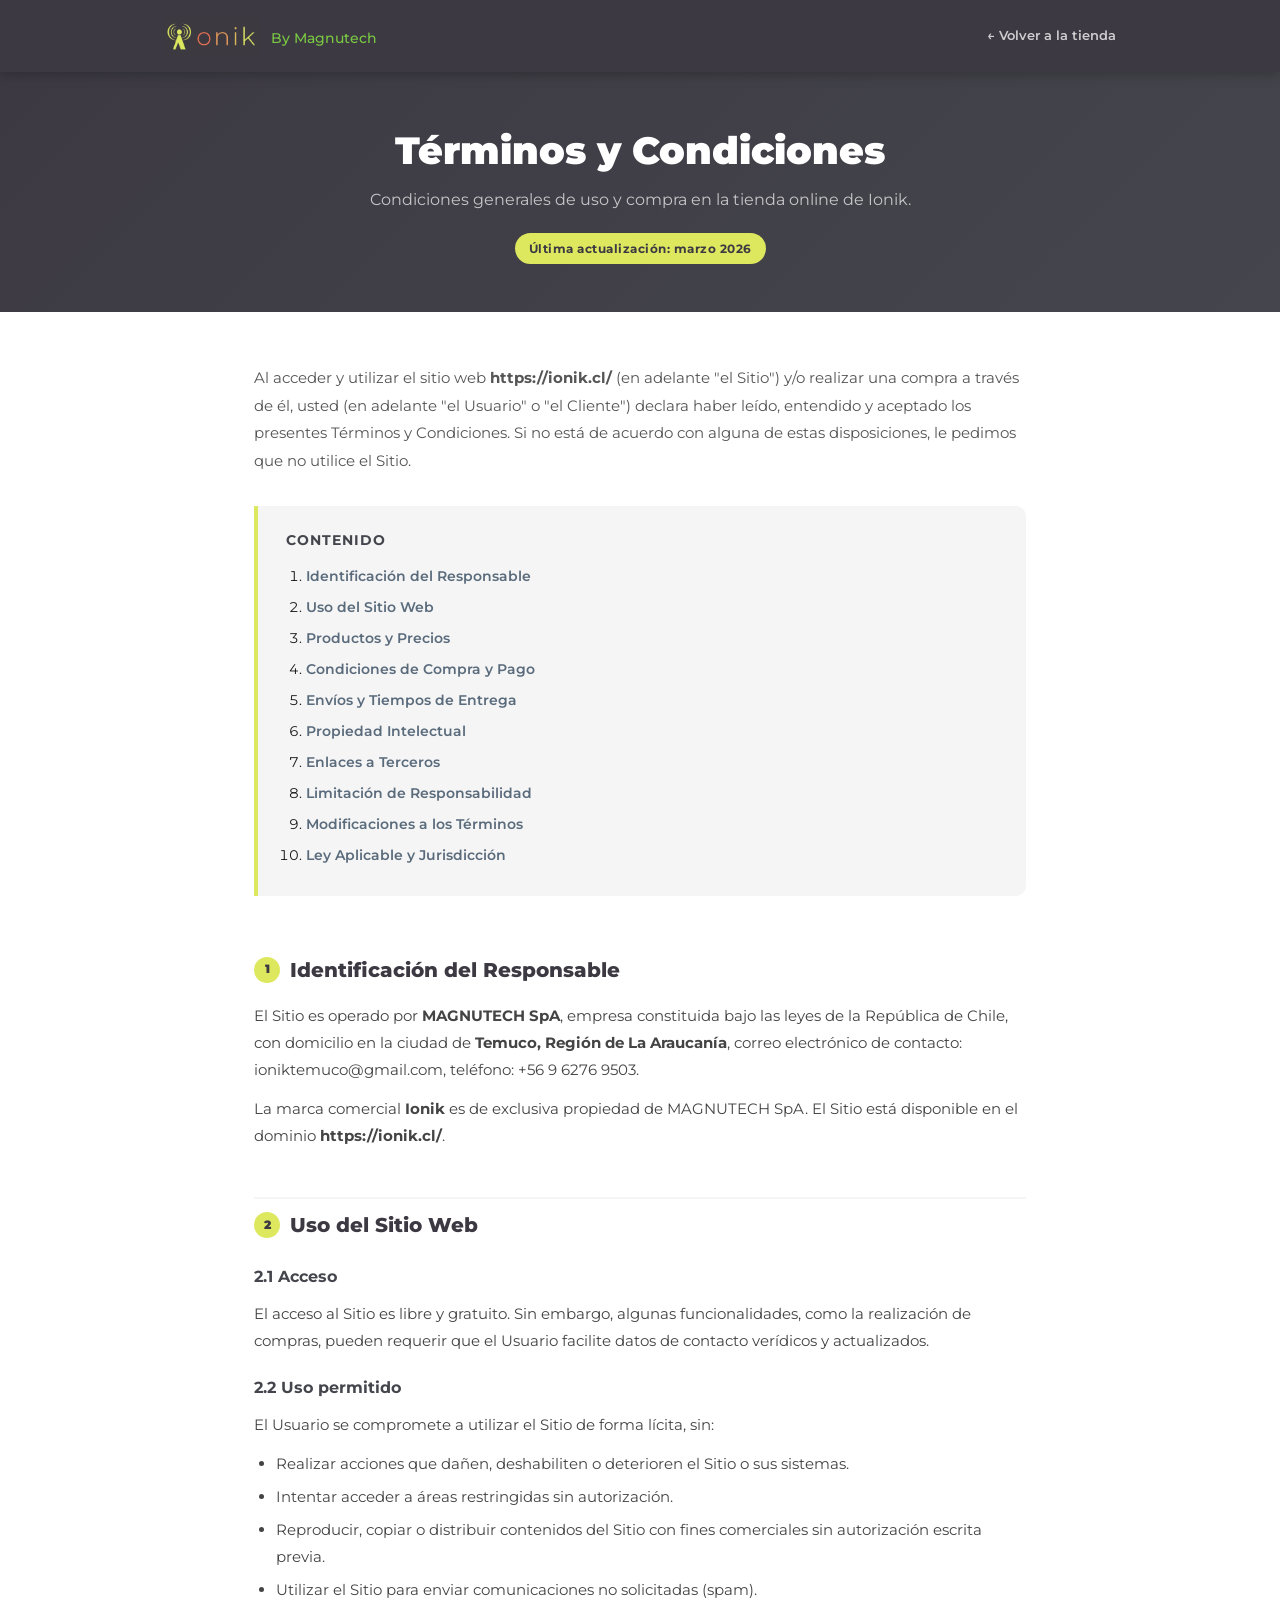
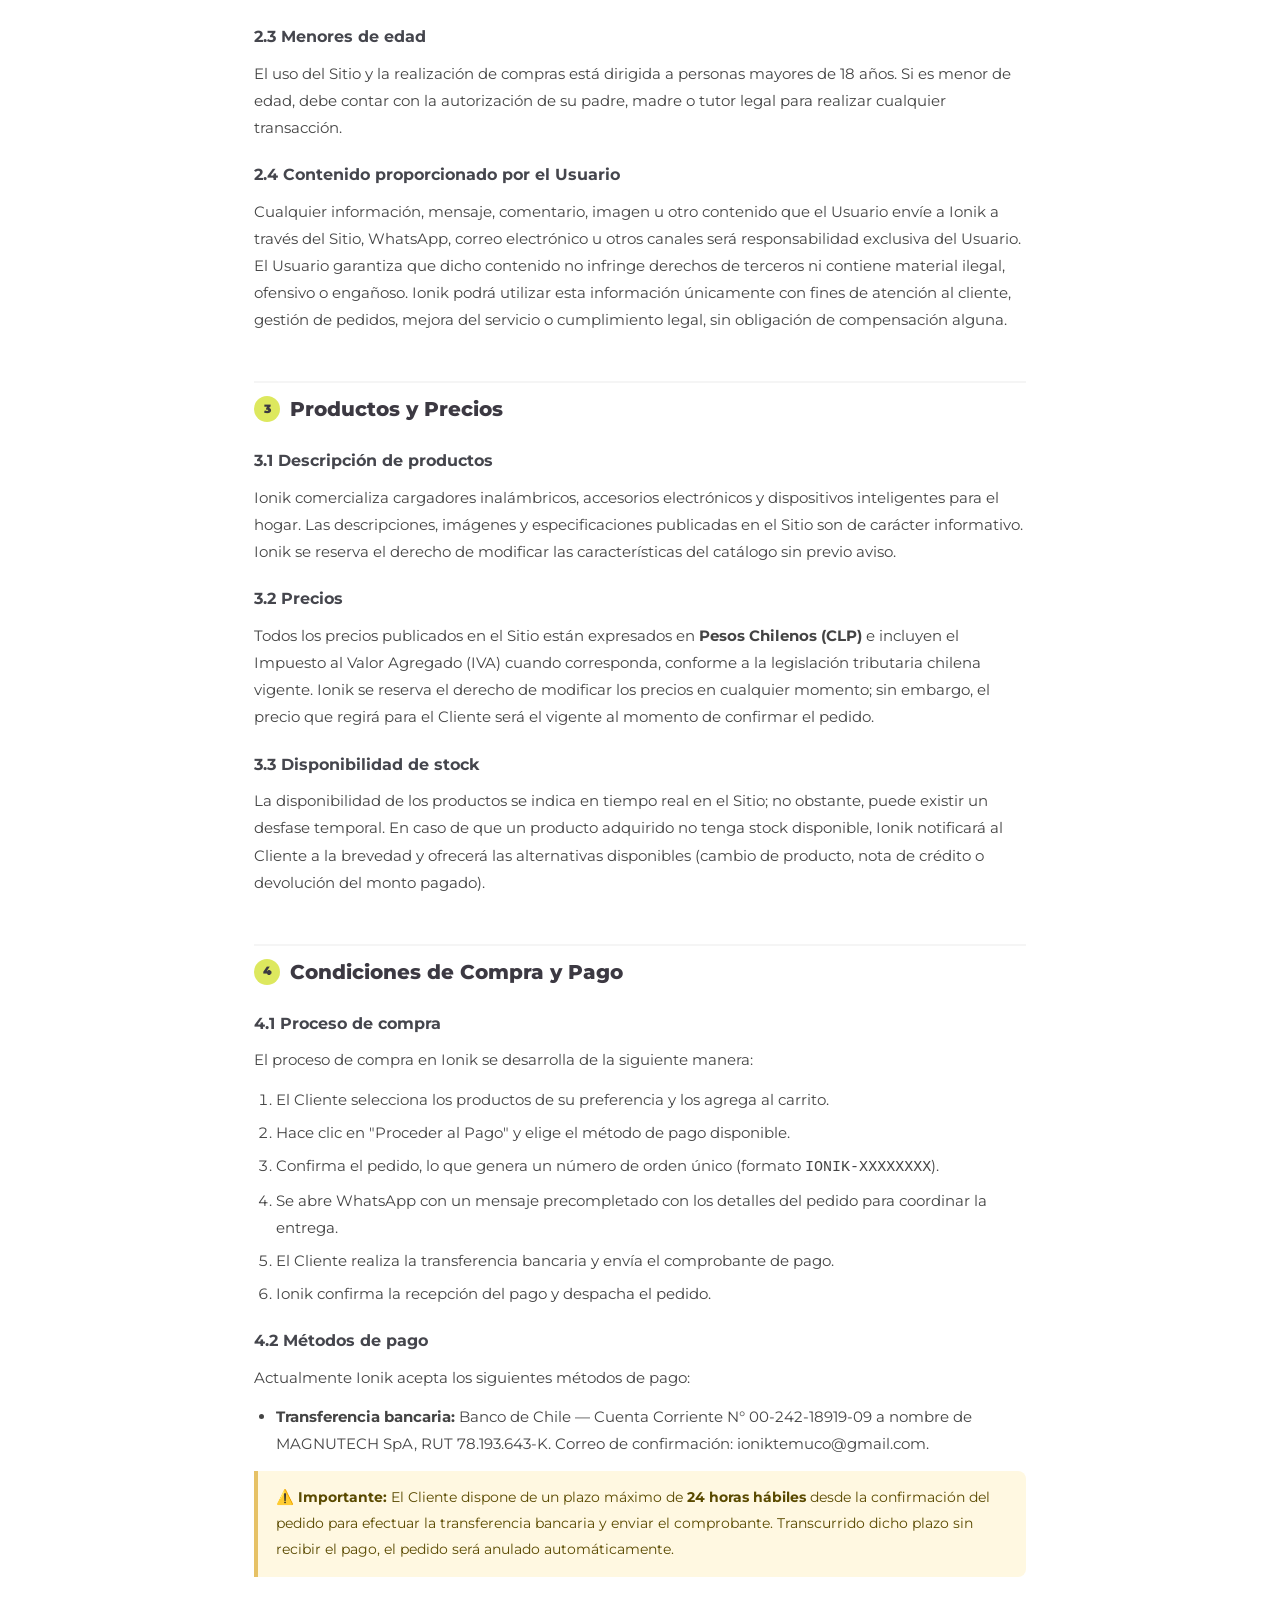
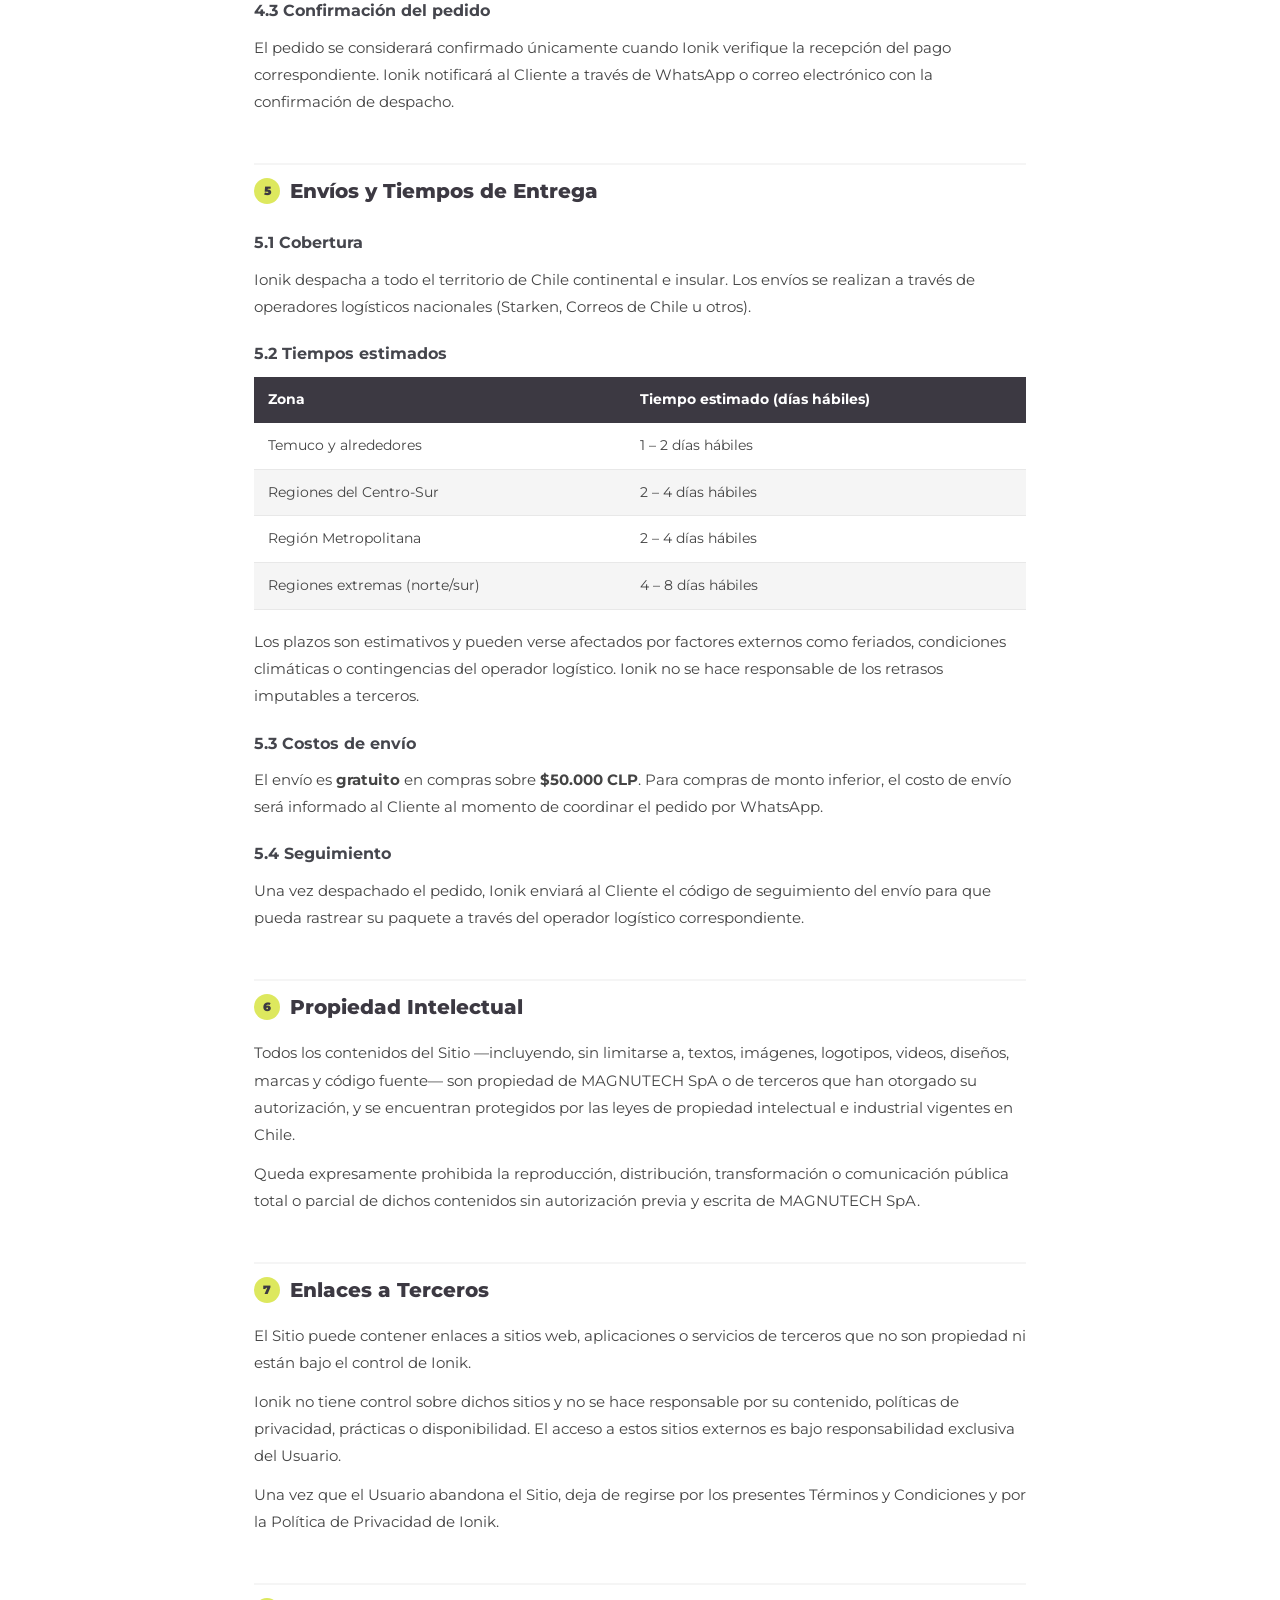
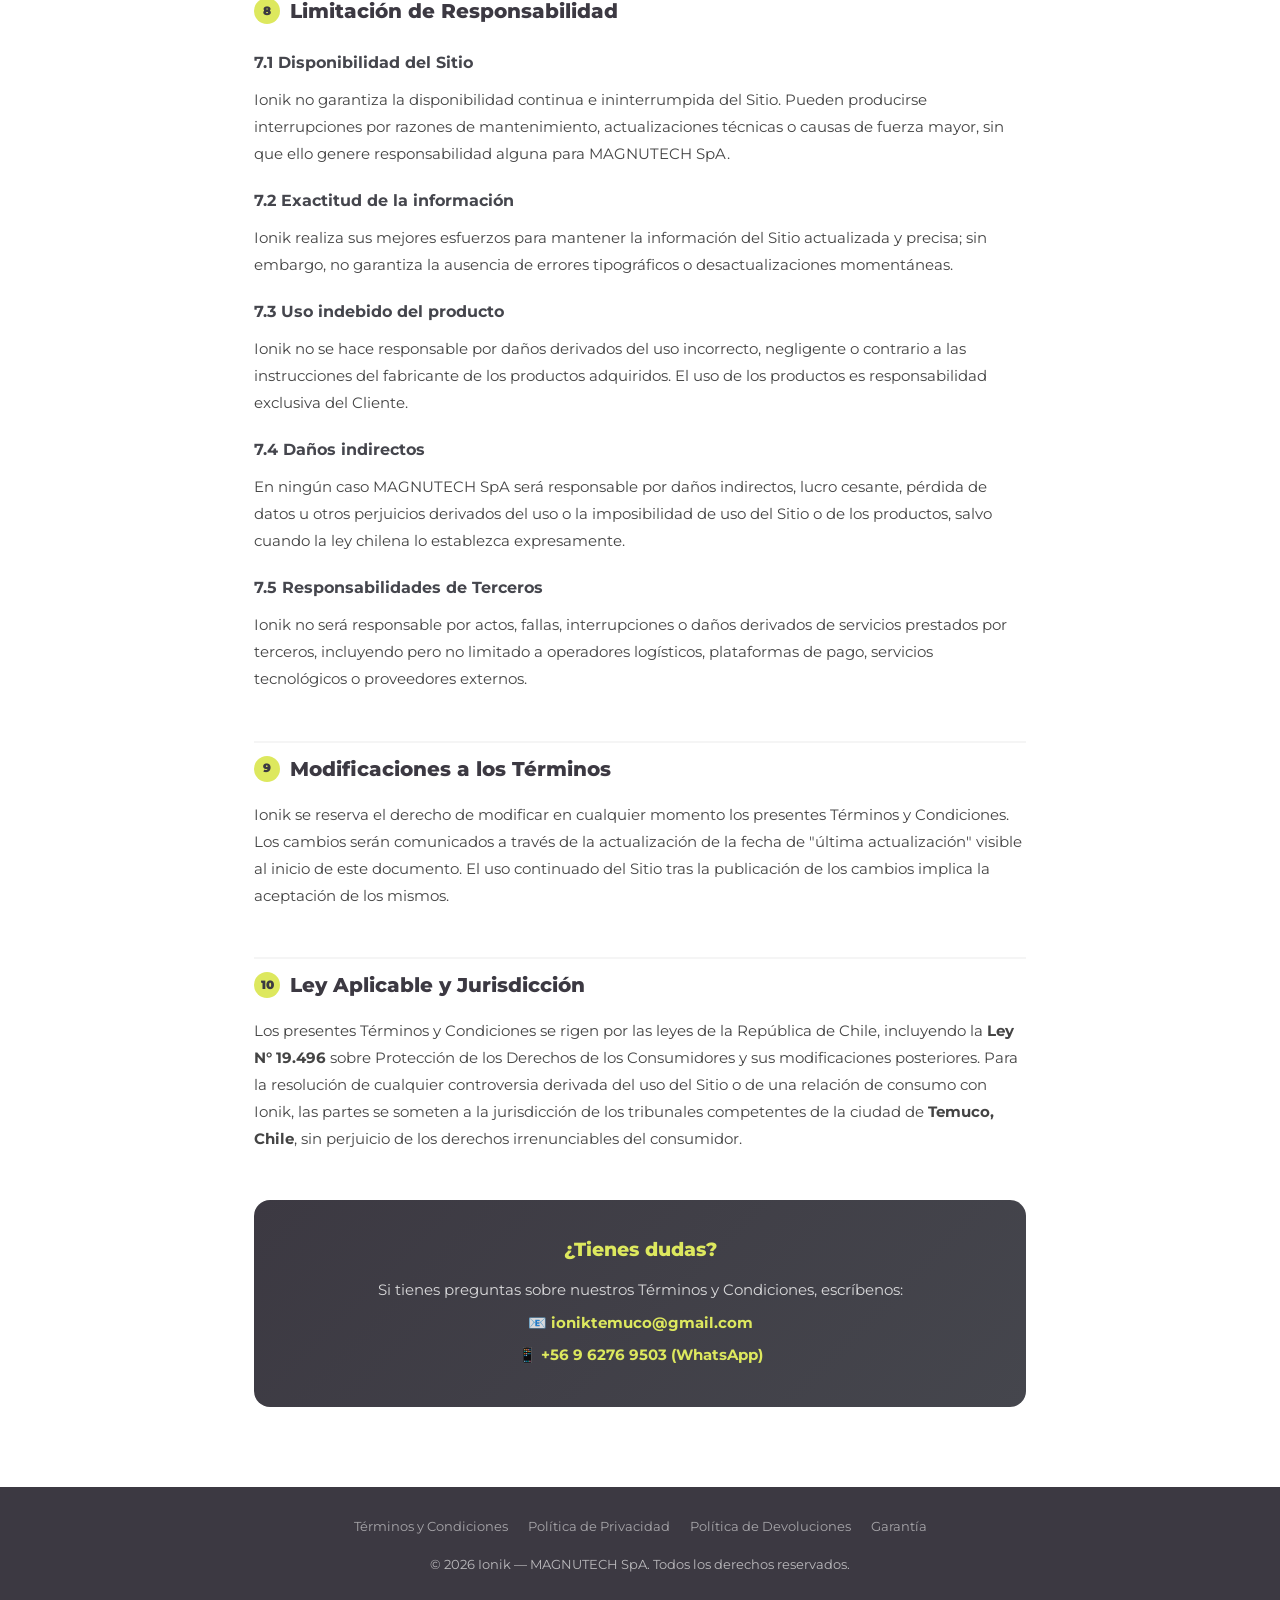
<file: legal/terminos-y-condiciones.html>
<!DOCTYPE html>
<html lang="es">
<head>
    <meta charset="UTF-8">
    <meta name="viewport" content="width=device-width, initial-scale=1.0">
    <title>Términos y Condiciones | Ionik — Cargadores Inalámbricos Chile</title>
    <meta name="description" content="Términos y Condiciones de Ionik. Conoce las reglas de uso, condiciones de compra, envíos y limitaciones de responsabilidad de nuestra tienda online en Chile.">
    <meta name="keywords" content="términos y condiciones, Ionik, cargadores inalámbricos Chile, accesorios electrónicos, MAGNUTECH SpA">
    <meta name="robots" content="index, follow">
    <meta name="author" content="Ionik - MAGNUTECH SpA">
    <link rel="canonical" href="https://ionik.cl/legal/terminos-y-condiciones.html">

    <!-- Open Graph -->
    <meta property="og:type" content="website">
    <meta property="og:url" content="https://ionik.cl/legal/terminos-y-condiciones.html">
    <meta property="og:title" content="Términos y Condiciones | Ionik">
    <meta property="og:description" content="Términos y Condiciones de uso y compra en la tienda online Ionik, Chile.">
    <meta property="og:image" content="https://ionik.cl/images_mini/og-preview.webp">
    <meta property="og:locale" content="es_CL">
    <meta property="og:site_name" content="Ionik">

    <!-- Fuentes -->
    <link rel="preconnect" href="https://fonts.googleapis.com">
    <link rel="preconnect" href="https://fonts.gstatic.com" crossorigin>
    <link href="https://fonts.googleapis.com/css2?family=Montserrat:wght@300;400;600;700;900&display=swap" rel="stylesheet">

    <!-- CSS -->
    <link rel="stylesheet" href="../css/legal.css">

    <!-- ================================================ -->
    <!-- CONFIGURACIÓN CENTRALIZADA DE PÍXELES           -->
    <!-- Todas las variables están en ../js/analytics.js -->
    <!-- ================================================ -->
    <script src="../js/analytics.js"></script>

    <!-- Google Analytics 4 - Carga dinámica usando variable -->
    <script>
        // Cargar script de GA4 dinámicamente usando la variable
        (function() {
            var script = document.createElement('script');
            script.async = true;
            script.src = 'https://www.googletagmanager.com/gtag/js?id=' + GOOGLE_ANALYTICS_ID;
            document.head.appendChild(script);
        })();
        
        window.dataLayer = window.dataLayer || [];
        function gtag() { dataLayer.push(arguments); }
        gtag('js', new Date());
        gtag('config', GOOGLE_ANALYTICS_ID);
    </script>

    <!-- Meta Pixel - Usa variable META_PIXEL_ID -->
    <script>
        !function(f,b,e,v,n,t,s)
        {if(f.fbq)return;n=f.fbq=function(){n.callMethod?
        n.callMethod.apply(n,arguments):n.queue.push(arguments)};
        if(!f._fbq)f._fbq=n;n.push=n;n.loaded=!0;n.version='2.0';
        n.queue=[];t=b.createElement(e);t.async=!0;
        t.src=v;s=b.getElementsByTagName(e)[0];
        s.parentNode.insertBefore(t,s)}(window,document,'script',
        'https://connect.facebook.net/en_US/fbevents.js');
        fbq('init', META_PIXEL_ID);
        fbq('track', 'PageView');
    </script>
    <noscript>
        <img height="1" width="1" style="display:none" id="metaPixelImg">
        <script>document.getElementById('metaPixelImg').src = 'https://www.facebook.com/tr?id=' + META_PIXEL_ID + '&ev=PageView&noscript=1';</script>
    </noscript>

    <!-- TikTok Pixel - Usa variable TIKTOK_PIXEL_ID -->
    <script>
        !function (w, d, t) {
            w.TiktokAnalyticsObject=t;var ttq=w[t]=w[t]||[];
            ttq.methods=["page","track","identify","instances","debug","on","off","once","ready","alias","group","enableCookie","disableCookie","holdConsent","revokeConsent","grantConsent"];
            ttq.setAndDefer=function(t,e){t[e]=function(){t.push([e].concat(Array.prototype.slice.call(arguments,0)))}};
            for(var i=0;i<ttq.methods.length;i++)ttq.setAndDefer(ttq,ttq.methods[i]);
            ttq.instance=function(t){for(var e=ttq._i[t]||[],n=0;n<ttq.methods.length;n++)ttq.setAndDefer(e,ttq.methods[n]);return e};
            ttq.load=function(e,n){var r="https://analytics.tiktok.com/i18n/pixel/events.js";
            ttq._i=ttq._i||{},ttq._i[e]=[],ttq._i[e]._u=r,ttq._t=ttq._t||{},ttq._t[e]=+new Date,ttq._o=ttq._o||{},ttq._o[e]=n||{};
            n=document.createElement("script");n.type="text/javascript",n.async=!0,n.src=r+"?sdkid="+e+"&lib="+t;
            e=document.getElementsByTagName("script")[0];e.parentNode.insertBefore(n,e)};
            ttq.load(TIKTOK_PIXEL_ID);
            ttq.page();
        }(window, document, 'ttq');
    </script>
</head>
<body>

    <!-- Header -->
    <header class="legal-header">
        <div class="container">
            <a href="/" class="legal-logo" aria-label="Ionik — Inicio">
            <img src="../images_mini/logo.webp" alt="Logo Ionik">
            <span class="legal-logo-text">By Magnutech</span>
            </a>
            <a href="/" class="legal-back-link">← Volver a la tienda</a>
        </div>
    </header>

    <!-- Hero -->
    <div class="legal-hero">
        <h1>Términos y Condiciones</h1>
        <p>Condiciones generales de uso y compra en la tienda online de Ionik.</p>
        <span class="legal-badge">Última actualización: marzo 2026</span>
    </div>

    <!-- Contenido -->
    <main class="legal-body">

        <!-- Introducción -->
        <p style="margin-bottom:32px; font-size:0.95rem; color:#555;">
            Al acceder y utilizar el sitio web <strong>https://ionik.cl/</strong> (en adelante "el Sitio") y/o realizar
            una compra a través de él, usted (en adelante "el Usuario" o "el Cliente") declara haber leído, entendido
            y aceptado los presentes Términos y Condiciones. Si no está de acuerdo con alguna de estas disposiciones,
            le pedimos que no utilice el Sitio.
        </p>

        <!-- Índice -->
        <nav class="legal-toc" aria-label="Índice de contenidos">
            <h2>Contenido</h2>
            <ol>
                <li><a href="#identificacion">Identificación del Responsable</a></li>
                <li><a href="#uso-sitio">Uso del Sitio Web</a></li>
                <li><a href="#productos">Productos y Precios</a></li>
                <li><a href="#compra-pago">Condiciones de Compra y Pago</a></li>
                <li><a href="#envios">Envíos y Tiempos de Entrega</a></li>
                <li><a href="#propiedad-intelectual">Propiedad Intelectual</a></li>
                <li><a href="#Enlaces a Terceros">Enlaces a Terceros</a></li> 
                <li><a href="#responsabilidad">Limitación de Responsabilidad</a></li>
                <li><a href="#modificaciones">Modificaciones a los Términos</a></li>
                <li><a href="#ley-aplicable">Ley Aplicable y Jurisdicción</a></li>
            </ol>
        </nav>

        <!-- 1 -->
        <section class="legal-section" id="identificacion">
            <h2><span class="section-num">1</span> Identificación del Responsable</h2>
            <p>
                El Sitio es operado por <strong>MAGNUTECH SpA</strong>, empresa constituida bajo las leyes de la República de
                Chile, con domicilio en la ciudad de <strong>Temuco, Región de La Araucanía</strong>, correo electrónico de
                contacto: <a href="mailto:ioniktemuco@gmail.com">ioniktemuco@gmail.com</a>, teléfono:
                <a href="tel:+56962769503">+56 9 6276 9503</a>.
            </p>
            <p>
                La marca comercial <strong>Ionik</strong> es de exclusiva propiedad de MAGNUTECH SpA. El Sitio está disponible
                en el dominio <strong>https://ionik.cl/</strong>.
            </p>
        </section>

        <!-- 2 -->
        <section class="legal-section" id="uso-sitio">
            <h2><span class="section-num">2</span> Uso del Sitio Web</h2>
            <h3>2.1 Acceso</h3>
            <p>
                El acceso al Sitio es libre y gratuito. Sin embargo, algunas funcionalidades, como la realización de compras,
                pueden requerir que el Usuario facilite datos de contacto verídicos y actualizados.
            </p>
            <h3>2.2 Uso permitido</h3>
            <p>El Usuario se compromete a utilizar el Sitio de forma lícita, sin:</p>
            <ul>
                <li>Realizar acciones que dañen, deshabiliten o deterioren el Sitio o sus sistemas.</li>
                <li>Intentar acceder a áreas restringidas sin autorización.</li>
                <li>Reproducir, copiar o distribuir contenidos del Sitio con fines comerciales sin autorización escrita previa.</li>
                <li>Utilizar el Sitio para enviar comunicaciones no solicitadas (spam).</li>
            </ul>
            <h3>2.3 Menores de edad</h3>
            <p>
                El uso del Sitio y la realización de compras está dirigida a personas mayores de 18 años. Si es menor de edad,
                debe contar con la autorización de su padre, madre o tutor legal para realizar cualquier transacción.
            </p>
            <h3>2.4 Contenido proporcionado por el Usuario</h3>
            <p>
            Cualquier información, mensaje, comentario, imagen u otro contenido que el Usuario envíe a Ionik a través del Sitio, WhatsApp, correo electrónico u otros canales será responsabilidad exclusiva del Usuario.
            El Usuario garantiza que dicho contenido no infringe derechos de terceros ni contiene material ilegal, ofensivo o engañoso.
            Ionik podrá utilizar esta información únicamente con fines de atención al cliente, gestión de pedidos, mejora del servicio o cumplimiento legal, sin obligación de compensación alguna.
            </p>
        </section>

        <!-- 3 -->
        <section class="legal-section" id="productos">
            <h2><span class="section-num">3</span> Productos y Precios</h2>
            <h3>3.1 Descripción de productos</h3>
            <p>
                Ionik comercializa cargadores inalámbricos, accesorios electrónicos y dispositivos inteligentes para el hogar.
                Las descripciones, imágenes y especificaciones publicadas en el Sitio son de carácter informativo. Ionik se
                reserva el derecho de modificar las características del catálogo sin previo aviso.
            </p>
            <h3>3.2 Precios</h3>
            <p>
                Todos los precios publicados en el Sitio están expresados en <strong>Pesos Chilenos (CLP)</strong> e incluyen
                el Impuesto al Valor Agregado (IVA) cuando corresponda, conforme a la legislación tributaria chilena vigente.
                Ionik se reserva el derecho de modificar los precios en cualquier momento; sin embargo, el precio que regirá
                para el Cliente será el vigente al momento de confirmar el pedido.
            </p>
            <h3>3.3 Disponibilidad de stock</h3>
            <p>
                La disponibilidad de los productos se indica en tiempo real en el Sitio; no obstante, puede existir un desfase
                temporal. En caso de que un producto adquirido no tenga stock disponible, Ionik notificará al Cliente a la
                brevedad y ofrecerá las alternativas disponibles (cambio de producto, nota de crédito o devolución del monto
                pagado).
            </p>
        </section>

        <!-- 4 -->
        <section class="legal-section" id="compra-pago">
            <h2><span class="section-num">4</span> Condiciones de Compra y Pago</h2>
            <h3>4.1 Proceso de compra</h3>
            <p>El proceso de compra en Ionik se desarrolla de la siguiente manera:</p>
            <ol>
                <li>El Cliente selecciona los productos de su preferencia y los agrega al carrito.</li>
                <li>Hace clic en "Proceder al Pago" y elige el método de pago disponible.</li>
                <li>Confirma el pedido, lo que genera un número de orden único (formato <code>IONIK-XXXXXXXX</code>).</li>
                <li>Se abre WhatsApp con un mensaje precompletado con los detalles del pedido para coordinar la entrega.</li>
                <li>El Cliente realiza la transferencia bancaria y envía el comprobante de pago.</li>
                <li>Ionik confirma la recepción del pago y despacha el pedido.</li>
            </ol>
            <h3>4.2 Métodos de pago</h3>
            <p>Actualmente Ionik acepta los siguientes métodos de pago:</p>
            <ul>
                <li>
                    <strong>Transferencia bancaria:</strong> Banco de Chile — Cuenta Corriente N° 00-242-18919-09
                    a nombre de MAGNUTECH SpA, RUT 78.193.643-K.
                    Correo de confirmación: <a href="mailto:ioniktemuco@gmail.com">ioniktemuco@gmail.com</a>.
                </li>
            </ul>
            <div class="legal-alert">
                <strong>⚠️ Importante:</strong> El Cliente dispone de un plazo máximo de <strong>24 horas hábiles</strong>
                desde la confirmación del pedido para efectuar la transferencia bancaria y enviar el comprobante.
                Transcurrido dicho plazo sin recibir el pago, el pedido será anulado automáticamente.
            </div>
            <h3>4.3 Confirmación del pedido</h3>
            <p>
                El pedido se considerará confirmado únicamente cuando Ionik verifique la recepción del pago correspondiente.
                Ionik notificará al Cliente a través de WhatsApp o correo electrónico con la confirmación de despacho.
            </p>
        </section>

        <!-- 5 -->
        <section class="legal-section" id="envios">
            <h2><span class="section-num">5</span> Envíos y Tiempos de Entrega</h2>
            <h3>5.1 Cobertura</h3>
            <p>
                Ionik despacha a todo el territorio de Chile continental e insular. Los envíos se realizan a través de
                operadores logísticos nacionales (Starken, Correos de Chile u otros).
            </p>
            <h3>5.2 Tiempos estimados</h3>
            <table class="legal-table">
                <thead>
                    <tr>
                        <th>Zona</th>
                        <th>Tiempo estimado (días hábiles)</th>
                    </tr>
                </thead>
                <tbody>
                    <tr>
                        <td>Temuco y alrededores</td>
                        <td>1 – 2 días hábiles</td>
                    </tr>
                    <tr>
                        <td>Regiones del Centro-Sur</td>
                        <td>2 – 4 días hábiles</td>
                    </tr>
                    <tr>
                        <td>Región Metropolitana</td>
                        <td>2 – 4 días hábiles</td>
                    </tr>
                    <tr>
                        <td>Regiones extremas (norte/sur)</td>
                        <td>4 – 8 días hábiles</td>
                    </tr>
                </tbody>
            </table>
            <p>
                Los plazos son estimativos y pueden verse afectados por factores externos como feriados, condiciones
                climáticas o contingencias del operador logístico. Ionik no se hace responsable de los retrasos
                imputables a terceros.
            </p>
            <h3>5.3 Costos de envío</h3>
            <p>
                El envío es <strong>gratuito</strong> en compras sobre <strong>$50.000 CLP</strong>. Para compras de
                monto inferior, el costo de envío será informado al Cliente al momento de coordinar el pedido por WhatsApp.
            </p>
            <h3>5.4 Seguimiento</h3>
            <p>
                Una vez despachado el pedido, Ionik enviará al Cliente el código de seguimiento del envío para que pueda
                rastrear su paquete a través del operador logístico correspondiente.
            </p>
        </section>

        <!-- 6 -->
        <section class="legal-section" id="propiedad-intelectual">
            <h2><span class="section-num">6</span> Propiedad Intelectual</h2>
            <p>
                Todos los contenidos del Sitio —incluyendo, sin limitarse a, textos, imágenes, logotipos, videos,
                diseños, marcas y código fuente— son propiedad de MAGNUTECH SpA o de terceros que han otorgado
                su autorización, y se encuentran protegidos por las leyes de propiedad intelectual e industrial
                vigentes en Chile.
            </p>
            <p>
                Queda expresamente prohibida la reproducción, distribución, transformación o comunicación pública
                total o parcial de dichos contenidos sin autorización previa y escrita de MAGNUTECH SpA.
            </p>
        </section>

        <!-- agregado  Enlaces a Terceros-->

         <section class="legal-section" id="Enlaces a Terceros">
            <h2><span class="section-num">7</span> Enlaces a Terceros</h2>
            <p>
                El Sitio puede contener enlaces a sitios web, aplicaciones o servicios de terceros que no son 
                propiedad ni están bajo el control de Ionik.
            </p>
            <p>
                Ionik no tiene control sobre dichos sitios y no se hace responsable por su contenido, políticas 
                de privacidad, prácticas o disponibilidad. El acceso a estos sitios externos es bajo responsabilidad exclusiva del Usuario.
            </p>
            <p>
                Una vez que el Usuario abandona el Sitio, deja de regirse por los presentes Términos y Condiciones y por la Política de Privacidad de Ionik.
            </p>
        </section>

        <!-- 8 -->
        <section class="legal-section" id="responsabilidad">
            <h2><span class="section-num">8</span> Limitación de Responsabilidad</h2>
            <h3>7.1 Disponibilidad del Sitio</h3>
            <p>
                Ionik no garantiza la disponibilidad continua e ininterrumpida del Sitio. Pueden producirse interrupciones
                por razones de mantenimiento, actualizaciones técnicas o causas de fuerza mayor, sin que ello genere
                responsabilidad alguna para MAGNUTECH SpA.
            </p>
            <h3>7.2 Exactitud de la información</h3>
            <p>
                Ionik realiza sus mejores esfuerzos para mantener la información del Sitio actualizada y precisa; sin embargo,
                no garantiza la ausencia de errores tipográficos o desactualizaciones momentáneas.
            </p>
            <h3>7.3 Uso indebido del producto</h3>
            <p>
                Ionik no se hace responsable por daños derivados del uso incorrecto, negligente o contrario a las
                instrucciones del fabricante de los productos adquiridos. El uso de los productos es responsabilidad
                exclusiva del Cliente.
            </p>
            <h3>7.4 Daños indirectos</h3>
            <p>
                En ningún caso MAGNUTECH SpA será responsable por daños indirectos, lucro cesante, pérdida de datos
                u otros perjuicios derivados del uso o la imposibilidad de uso del Sitio o de los productos, salvo
                cuando la ley chilena lo establezca expresamente.
            </p>
               <h3>7.5 Responsabilidades de Terceros</h3>
            <p>
                Ionik no será responsable por actos, fallas, interrupciones o daños derivados de servicios prestados 
                por terceros, incluyendo pero no limitado a operadores logísticos, plataformas de pago, servicios 
                tecnológicos o proveedores externos.
            </p>
        </section>

        <!-- 9 -->
        <section class="legal-section" id="modificaciones">
            <h2><span class="section-num">9</span> Modificaciones a los Términos</h2>
            <p>
                Ionik se reserva el derecho de modificar en cualquier momento los presentes Términos y Condiciones.
                Los cambios serán comunicados a través de la actualización de la fecha de "última actualización"
                visible al inicio de este documento. El uso continuado del Sitio tras la publicación de los cambios
                implica la aceptación de los mismos.
            </p>
        </section>

        <!-- 10 -->
        <section class="legal-section" id="ley-aplicable">
            <h2><span class="section-num">10</span> Ley Aplicable y Jurisdicción</h2>
            <p>
                Los presentes Términos y Condiciones se rigen por las leyes de la República de Chile, incluyendo la
                <strong>Ley N° 19.496</strong> sobre Protección de los Derechos de los Consumidores y sus modificaciones
                posteriores. Para la resolución de cualquier controversia derivada del uso del Sitio o de una relación
                de consumo con Ionik, las partes se someten a la jurisdicción de los tribunales competentes de la ciudad
                de <strong>Temuco, Chile</strong>, sin perjuicio de los derechos irrenunciables del consumidor.
            </p>
        </section>

        <!-- Caja de contacto -->
        <div class="legal-contact-box">
            <h2>¿Tienes dudas?</h2>
            <p>Si tienes preguntas sobre nuestros Términos y Condiciones, escríbenos:</p>
            <p>📧 <a href="mailto:ioniktemuco@gmail.com">ioniktemuco@gmail.com</a></p>
            <p>📱 <a href="https://wa.me/56962769503" target="_blank" rel="noopener">+56 9 6276 9503 (WhatsApp)</a></p>
        </div>

    </main>

    <!-- Footer -->
    <footer class="legal-footer">
        <nav class="legal-footer-links" aria-label="Páginas legales">
            <a href="terminos-y-condiciones.html">Términos y Condiciones</a>
            <a href="politica-de-privacidad.html">Política de Privacidad</a>
            <a href="politica-de-devoluciones.html">Política de Devoluciones</a>
            <a href="garantia.html">Garantía</a>
        </nav>
        <p>© 2026 Ionik — MAGNUTECH SpA. Todos los derechos reservados.</p>
    </footer>

</body>
</html>
</file>
<file: css/style.css>
/* ================================
   VARIABLES Y RESET
   ================================ */

:root {
    --verde-limon: #dde85e;
    --gris-oscuro: #3c3942;
    --acento-1: #e6c165;
    --acento-2: #ef9a6d;
    --acento-3: #f97475;
    --salmon: #f5a281;
    --dark-blue: #5a6b7c;
    --dark-gray: #45464d;
    --blanco: #ffffff;
    --negro: #1a1a1a;
    --gris-claro: #f5f5f5;
    --sombra: rgba(0, 0, 0, 0.1);
    --transicion: all 0.3s ease;
}

* {
    margin: 0;
    padding: 0;
    box-sizing: border-box;
}

body {
    font-family: 'Montserrat', sans-serif;
    background: #2a2a2a; /* Fondo oscuro forzado */
    color: #e0e0e0; /* Texto claro para contraste */
    line-height: 1.6;
    overflow-x: hidden;
}

.container {
    max-width: 1400px;
    margin: 0 auto;
    padding: 0 20px;
}

img {
    max-width: 100%;
    height: auto;
}

a {
    text-decoration: none;
    color: inherit;
}

button {
    cursor: pointer;
    border: none;
    font-family: inherit;
}

/* ================================
   BARRA PROMOCIONAL
   ================================ */

.promo-bar {
    background: var(--acento-3);
    color: var(--blanco);
    padding: 12px 20px;
    text-align: center;
    position: relative;
    font-size: 14px;
    font-weight: 500;
    animation: slideDown 0.5s ease;
}

.close-promo {
    position: absolute;
    right: 20px;
    top: 50%;
    transform: translateY(-50%);
    background: transparent;
    color: var(--blanco);
    font-size: 24px;
    padding: 0 10px;
    transition: var(--transicion);
}

.close-promo:hover {
    opacity: 0.7;
}

/* ================================
   HEADER
   ================================ */

.main-header {
    background: #1a1a1a; /* Header oscuro */
    box-shadow: 0 2px 10px rgba(0, 0, 0, 0.5);
    position: sticky;
    top: 0;
    z-index: 1000;
    transition: var(--transicion);
}

/* Header compacto al hacer scroll en móvil */
@media (max-width: 768px) {
    .main-header.header-slim .header-content {
        padding: 4px 15px;
        min-height: 48px;
    }
    .main-header.header-slim .logo {
        height: 28px;
    }
    .main-header.header-slim .promo-bar {
        display: none;
    }
}

.header-content {
    display: flex;
    align-items: center;
    justify-content: space-between;
    padding: 10px 15px;
    min-height: 60px;
}

.logo-container {
    flex-shrink: 0;
}

.logo {
    height: 40px;
    width: auto;
    transition: var(--transicion);
}

.main-nav ul {
    display: flex;
    list-style: none;
    gap: 35px;
}

.nav-link {
    font-weight: 600;
    font-size: 15px;
    color: var(--gris-oscuro);
    position: relative;
    transition: var(--transicion);
    padding: 5px 0;
}

.nav-link::after {
    content: '';
    position: absolute;
    bottom: 0;
    left: 0;
    width: 0;
    height: 2px;
    background: var(--acento-2);
    transition: var(--transicion);
}

.nav-link:hover::after,
.nav-link.active::after {
    width: 100%;
}

.nav-link:hover,
.nav-link.active {
    color: var(--acento-2);
}

/* ================================
   HEADER ACTIONS
   ================================ */

.header-actions {
    display: flex;
    align-items: center;
    gap: 20px;
}

.cart-button {
    background: var(--salmon);
    color: var(--blanco);
    padding: 12px 20px;
    border-radius: 25px;
    font-weight: 600;
    font-size: 16px;
    display: flex;
    align-items: center;
    gap: 8px;
    transition: var(--transicion);
    position: relative;
}

.cart-button:hover {
    background: var(--acento-2);
    transform: translateY(-2px);
    box-shadow: 0 5px 15px rgba(245, 162, 129, 0.4);
}

.cart-count {
    background: var(--blanco);
    color: var(--salmon);
    border-radius: 50%;
    width: 22px;
    height: 22px;
    display: flex;
    align-items: center;
    justify-content: center;
    font-size: 12px;
    font-weight: 700;
}

.mobile-menu-toggle {
    display: none;
    flex-direction: column;
    gap: 5px;
    background: transparent;
    padding: 5px;
}

.mobile-menu-toggle span {
    width: 25px;
    height: 3px;
    background: var(--gris-oscuro);
    border-radius: 3px;
    transition: var(--transicion);
}

/* ================================
   CARRITO LATERAL
   ================================ */

.cart-sidebar {
    position: fixed;
    right: -400px;
    top: 0;
    width: 400px;
    height: 100vh;
    background: #2a2a2a; /* Carrito con fondo oscuro */
    box-shadow: -5px 0 20px rgba(0, 0, 0, 0.5);
    z-index: 2000;
    transition: right 0.4s ease;
    display: flex;
    flex-direction: column;
}

.cart-sidebar.active {
    right: 0;
}

.cart-header {
    padding: 25px;
    border-bottom: 2px solid #404040; /* Borde oscuro */
    display: flex;
    justify-content: space-between;
    align-items: center;
}

.cart-header h2 {
    font-size: 24px;
    color: #ffffff; /* Texto blanco */
}

.close-cart {
    background: transparent;
    font-size: 32px;
    color: #ffffff; /* Texto blanco */
    padding: 0;
    line-height: 1;
    transition: var(--transicion);
}

.close-cart:hover {
    color: var(--acento-3);
    transform: rotate(90deg);
}

.cart-items {
    flex: 1;
    overflow-y: auto;
    padding: 20px;
}

.cart-footer {
    padding: 20px 25px;
    border-top: 2px solid var(--gris-claro);
}

.cart-total {
    display: flex;
    justify-content: space-between;
    font-size: 20px;
    font-weight: 700;
    margin-bottom: 20px;
    color: var(--gris-oscuro);
}

.overlay {
    position: fixed;
    top: 0;
    left: 0;
    width: 100%;
    height: 100%;
    background: rgba(0, 0, 0, 0.6);
    z-index: 1500;
    opacity: 0;
    visibility: hidden;
    transition: var(--transicion);
}

.overlay.active {
    opacity: 1;
    visibility: visible;
}

/* ================================
   HERO SECTION
   ================================ */

   /*.hero-section {
    background-color: #4b5563; 
    position: relative;
    overflow: hidden;
    display: flex;
    align-items: center;
    justify-content: center;
}*/

.hero-section {
    
   /* min-height: 100vh;*/
 
    position: relative;
    overflow: hidden;
    display: flex;
    align-items: center;
    justify-content: center;
    /*padding: 120px 0 80px;*/
}

.hero-background {
    position: absolute;
    top: 0;
    left: 0;
    width: 100%;
    height: 100%;
    z-index: -1;
}
/* 1. ESTILO DE LA IMAGEN DE FONDO */
.hero-background-image {
    position: absolute; /* Permite posicionarla y que el texto no se mueva */
    top: 0;
    left: 0;
    width: 70%;
    height: 100%;
    object-fit: cover; /* Asegura que la imagen cubra todo el espacio sin distorsionarse */
    z-index: 1; /* Debe tener el z-index más bajo para estar en el fondo */
}

/*.bg-layer {
    content: '';
    position: absolute;
    top: 0;
    right: 0;
    width: 70%; /* Ajuste para mostrar el verde lima en un lado 
    height: 100%;
    background-color: #3c3942; /* --gris-oscuro 
    clip-path: polygon(10% 0, 100% 0, 100% 100%, 0% 100%);
}*/

.bg-layer {
    content: '';
    position: absolute;
    top: 0;
    right: 0;
    width: 100%;
    height: 100%;
    z-index: 15; /* Asegura que estén por encima de la imagen (z-index: 1) */
    opacity: 0.85; /* Opcional: añade transparencia para ver la imagen a través del color */
    
}

.bg-dark-blue {
    background: var(--dark-blue);
   clip-path: polygon(0 0, 60% 0, 40% 100%, 0% 100%);
}

.bg-dark-gray {
    background: var(--dark-gray);
   clip-path: polygon(60% 0, 100% 0, 100% 100%, 40% 100%);
}

.hero-content {
    display: grid;
    grid-template-columns: 1fr 1fr;
    gap: 80px;
    align-items: center;
    z-index: 10;
    animation: fadeInUp 1s ease;
    max-width: 1400px;
    position: relative;
}


.hero-left {
    padding-right: 40px;
}

.hero-title {
    font-size: 3.5rem;
    font-weight: 900;
    color: var(--salmon);
    margin-bottom: 30px;
    line-height: 1.2;
}

.hero-subtitle {
    font-size: 1.15rem;
    color: #e6c165;
    margin-bottom: 50px;
    font-weight: 800;
    line-height: 1.8;
    /* El truco: un fondo muy sutil que desenfoca lo de atrás */
    background: rgba(255, 255, 255, 0.1); 
    backdrop-filter: blur(8px); 
    padding: 15px;
    border-radius: 8px;
    border-left: 4px solid #e6c165; /* Una línea dorada para mantener tu marca */
    
}


.hero-actions {
    display: flex;
    gap: 20px;
    flex-wrap: wrap;
}

.hero-right {
    display: flex;
    justify-content: center;
    align-items: center;
}

.product-card-hero {
    background: var(--verde-limon);
    border-radius: 30px;
    padding: 80px 60px;
    text-align: center;
    box-shadow: 0 20px 60px rgba(0, 0, 0, 0.3);
    animation: float 3s ease-in-out infinite;
    min-width: 400px;
}

.product-icon {
    color: var(--gris-oscuro);
    margin-bottom: 30px;
    display: flex;
    justify-content: center;
}

.product-name-hero {
    font-size: 1.8rem;
    font-weight: 700;
    color: var(--gris-oscuro);
    margin: 0;
}

.btn-primary,
.btn-secondary {
    padding: 18px 40px;
    border-radius: 50px;
    font-weight: 700;
    font-size: 16px;
    transition: var(--transicion);
    border: none;
    cursor: pointer;
}

.btn-primary {
    background: var(--salmon);
    color: var(--blanco);
}

.btn-primary:hover {
    background: var(--acento-2);
    transform: translateY(-3px);
    box-shadow: 0 10px 25px rgba(245, 162, 129, 0.4);
}

.btn-secondary {
    background: transparent;
    color: var(--blanco);
    border: 2px solid var(--blanco);
}

.btn-secondary:hover {
    background: var(--blanco);
    color: var(--gris-oscuro);
}

.btn-large {
    padding: 18px 45px;
}

/* Botón MercadoLibre */
.btn-mercadolibre {
    display: inline-flex;
    align-items: center;
    gap: 10px;
    padding: 16px 32px;
    border-radius: 50px;
    background: #FFE600;
    color: #333333;
    font-weight: 700;
    font-size: 15px;
    text-decoration: none;
    border: none;
    cursor: pointer;
    transition: var(--transicion);
    white-space: nowrap;
}

.btn-mercadolibre:hover {
    background: #f0d800;
    color: #333333;
    transform: translateY(-3px);
    box-shadow: 0 10px 25px rgba(255, 230, 0, 0.45);
}

/* ================================
   BANNER DE COOKIES
   ================================ */

.cookie-banner {
    position: fixed;
    bottom: var(--cookie-bottom-offset, 0);
    left: 0;
    right: 0;
    z-index: 9999;
    background: var(--gris-oscuro);
    color: var(--blanco);
    padding: 20px 24px;
    box-shadow: 0 -4px 24px rgba(0, 0, 0, 0.35);
    transform: translateY(100%);
    transition: transform 0.4s cubic-bezier(0.4, 0, 0.2, 1), bottom 0.2s ease;
    display: none;
}

/* Si detectamos un overlay nativo (in-app browsers como Instagram), aplicamos un offset para evitar solapamiento */
.cookie-banner.offset {
    --cookie-bottom-offset: 72px; /* ajustar según altura del banner azul */
}

.cookie-banner.active {
    display: block;
    transform: translateY(0);
}

/* Mientras el banner de cookies esté visible, evitar que elementos subyacentes reciban clicks.
   Esto previene que overlays externos (p. ej. el botón 'llamar' de webviews de Instagram) capturen el toque
   cuando el usuario hace clic en 'Aceptar'. */
.cookies-modal-open * {
    pointer-events: none !important;
}
.cookies-modal-open #cookieBanner,
.cookies-modal-open #cookieBanner * {
    pointer-events: auto !important;
}

.cookie-banner-inner {
    max-width: 1200px;
    margin: 0 auto;
    display: flex;
    align-items: center;
    gap: 24px;
    flex-wrap: wrap;
}

.cookie-banner-text {
    flex: 1;
    min-width: 260px;
}

.cookie-banner-text p {
    font-size: 13px;
    color: rgba(255, 255, 255, 0.82);
    line-height: 1.5;
    margin: 0;
}

.cookie-banner-text a {
    color: var(--verde-limon);
    text-decoration: underline;
    font-weight: 600;
}

.cookie-banner-text a:hover { color: var(--acento-1); }

.cookie-banner-actions {
    display: flex;
    gap: 12px;
    flex-shrink: 0;
    flex-wrap: wrap;
}

.btn-cookie-accept {
    background: var(--salmon);
    color: var(--blanco);
    border: none;
    border-radius: 50px;
    padding: 11px 26px;
    font-size: 13px;
    font-weight: 700;
    font-family: inherit;
    cursor: pointer;
    transition: var(--transicion);
    white-space: nowrap;
}

.btn-cookie-accept:hover {
    background: var(--acento-2);
    transform: translateY(-2px);
}

.btn-cookie-essential {
    background: transparent;
    color: rgba(255, 255, 255, 0.75);
    border: 1.5px solid rgba(255, 255, 255, 0.35);
    border-radius: 50px;
    padding: 10px 22px;
    font-size: 13px;
    font-weight: 600;
    font-family: inherit;
    cursor: pointer;
    transition: var(--transicion);
    white-space: nowrap;
}

.btn-cookie-essential:hover {
    border-color: rgba(255, 255, 255, 0.7);
    color: var(--blanco);
}

.scroll-indicator {
    position: absolute;
    bottom: 40px;
    left: 50%;
    transform: translateX(-50%);
    text-align: center;
    color: var(--blanco);
    animation: bounce 2s infinite;
    /* Visibilidad: Debe tener un z-index muy alto */
    z-index: 100; 
    
    /* Estilo: Hace el texto blanco para que contraste con el fondo */
    color: white;
}

.scroll-arrow {
    font-size: 24px;
    margin-top: 10px;
}

@keyframes float {
    0%, 100% {
        transform: translateY(0);
    }
    50% {
        transform: translateY(-20px);
    }
}

/* ================================
   SECCIONES GENERALES
   ================================ */

.section-header {
    text-align: center;
    margin-bottom: 60px;
}

.section-title {
    font-size: 2.8rem;
    font-weight: 800;
    color: var(--blanco);
    margin-bottom: 15px;
}

.section-subtitle {
    font-size: 1.2rem;
    color: var(--acento-2);
    font-weight: 400;
}

/* ================================
   PRODUCTOS
   ================================ */

.products-section {
    padding: 100px 0;
    background: #1a1a1a; /* Fondo oscuro en lugar de gris claro */
}

/* Mejor contraste para el nombre del producto dentro de las tarjetas.
   Se añade un fondo sutil, padding y color oscuro para asegurar legibilidad
   sobre imágenes o fondos claros/coloreados. */
.product-card .product-name {
    color: var(--gris-oscuro) !important;
    background: #dde85e; /*rgba(255,255,255,0.92);*/
    display: inline-block;
    padding: 6px 10px;
    border-radius: 6px;
    font-weight: 700;
    line-height: 1.2;
    max-width: 100%;
    box-shadow: 0 6px 18px rgba(0,0,0,0.06);
}

/* Variante para el héroe (si acaso se solapan estilos) */

.product-filters {
    display: flex;
    justify-content: center;
    gap: 15px;
    margin-bottom: 50px;
    flex-wrap: wrap;
}

.filter-btn {
    padding: 12px 30px;
    background: var(--blanco);
    color: var(--gris-oscuro);
    border-radius: 25px;
    font-weight: 600;
    transition: var(--transicion);
}

.filter-btn:hover,
.filter-btn.active {
    background: var(--acento-2);
    color: var(--blanco);
}

.products-grid {
    display: grid;
    grid-template-columns: repeat(auto-fill, minmax(320px, 1fr));
    gap: 30px;
}

/* ================================
   BENEFICIOS
   ================================ */

.benefits-section {
    padding: 100px 0;
    background: #2a2a2a; /* Fondo oscuro */
}

.benefits-grid {
    display: grid;
    grid-template-columns: repeat(auto-fit, minmax(250px, 1fr));
    gap: 40px;
    margin-top: 60px;
}

.benefit-card {
    text-align: center;
    padding: 40px 20px;
    border-radius: 15px;
    background: #353535; /* Fondo oscuro para las tarjetas */
    transition: var(--transicion);
}

.benefit-card:hover {
    background: #404040; /* Un poco más claro al hover */
    transform: translateY(-10px);
}

.benefit-icon {
    font-size: 4rem;
    margin-bottom: 20px;
}

.benefit-card h3 {
    font-size: 1.4rem;
    color: #ffffff; /* Texto blanco para fondo oscuro */
    margin-bottom: 15px;
    font-weight: 700;
}

.benefit-card p {
    color: #b0b0b0; /* Texto gris claro para fondo oscuro */
    font-size: 1rem;
}

/* ================================
   TESTIMONIOS
   ================================ */

.testimonials-section {
    padding: 100px 0;
    background: var(--verde-limon);
}

.testimonials-slider {
    display: grid;
    grid-template-columns: repeat(auto-fit, minmax(300px, 1fr));
    gap: 30px;
    margin-top: 60px;
}

.testimonial-card {
    background: var(--blanco);
    padding: 40px;
    border-radius: 20px;
    box-shadow: 0 5px 20px var(--sombra);
    transition: var(--transicion);
}

.testimonial-card:hover {
    transform: translateY(-10px);
    box-shadow: 0 10px 30px rgba(0, 0, 0, 0.15);
}

.stars {
    color: var(--acento-1);
    font-size: 1.5rem;
    margin-bottom: 20px;
}

.testimonial-text {
    font-size: 1.1rem;
    font-style: italic;
    color: #555;
    margin-bottom: 25px;
    line-height: 1.7;
}

.testimonial-author strong {
    display: block;
    color: var(--gris-oscuro);
    font-size: 1.1rem;
    margin-bottom: 5px;
}

.testimonial-author span {
    color: #888;
    font-size: 0.95rem;
}

/* ================================
   FOOTER
   ================================ */

.main-footer {
    background: var(--gris-oscuro);
    color: var(--blanco);
    padding: 80px 0 30px;
}

.footer-grid {
    display: grid;
    grid-template-columns: repeat(auto-fit, minmax(250px, 1fr));
    gap: 50px;
    margin-bottom: 50px;
}

.footer-column h3,
.footer-column h4 {
    margin-bottom: 20px;
    font-weight: 700;
    color: var(--verde-limon);
}

.footer-column p {
    line-height: 1.8;
    color: #ccc;
}

.footer-column ul {
    list-style: none;
}

.footer-column ul li {
    margin-bottom: 12px;
}

.footer-column ul li a {
    color: #ccc;
    transition: var(--transicion);
}

.footer-column ul li a:hover {
    color: var(--verde-limon);
    padding-left: 5px;
}

.social-links {
    display: flex;
    gap: 15px;
    margin-top: 20px;
}

.social-links a {
    width: 45px;
    height: 45px;
    display: flex;
    align-items: center;
    justify-content: center;
    background: rgba(255, 255, 255, 0.1);
    border-radius: 50%;
    font-size: 20px;
    transition: var(--transicion);
}

.social-links a:hover {
    background: var(--verde-limon);
    transform: translateY(-5px);
}

.contact-info li {
    display: flex;
    align-items: center;
    gap: 10px;
    color: #ccc;
}

.footer-bottom {
    text-align: center;
    padding-top: 30px;
    border-top: 1px solid rgba(255, 255, 255, 0.1);
    color: #999;
}

/* ================================
   LOADING SPINNER
   ================================ */

.loading-spinner {
    display: none;
    justify-content: center;
    padding: 40px;
}

.spinner {
    width: 50px;
    height: 50px;
    border: 5px solid var(--gris-claro);
    border-top: 5px solid var(--acento-2);
    border-radius: 50%;
    animation: spin 1s linear infinite;
}

/* ================================
   ANIMACIONES
   ================================ */

@keyframes slideDown {
    from {
        transform: translateY(-100%);
    }
    to {
        transform: translateY(0);
    }
}

@keyframes fadeInUp {
    from {
        opacity: 0;
        transform: translateY(30px);
    }
    to {
        opacity: 1;
        transform: translateY(0);
    }
}

@keyframes bounce {
    0%, 20%, 50%, 80%, 100% {
        transform: translateX(-50%) translateY(0);
    }
    40% {
        transform: translateX(-50%) translateY(-10px);
    }
    60% {
        transform: translateX(-50%) translateY(-5px);
    }
}

@keyframes spin {
    to {
        transform: rotate(360deg);
    }
}
/*
/* Visualizar imagenes de prodcuto*/
.product-media img
.product-media video {
    /* 1. Mantiene las proporciones y asegura que la imagen/video se vea completamente */
    object-fit: contain; 
    
    /* 2. Asegura que el elemento ocupe todo el espacio disponible en el contenedor */
    width: 100%;
    height: 100%;
}
/* 1. Definir una altura fija para el contenedor de la imagen */
.product-image-container {
    /* Si estás usando Tailwind, la altura es definida por una clase como h-48. 
       Si no, usa una altura fija en píxeles. (Ej. 192px es equivalente a h-48) */
    height: 192px; 
    
    /* Asegúrate de que el contenedor de la imagen sea relativo para posicionar elementos internos */
    position: relative; 
    
    /* Importante para contener el slider interno */
    overflow: hidden; 
}

/* 2. Forzar que la imagen OCUPE todo el espacio y se AJUSTE */
.product-image {
    /* Ocupar el 100% del contenedor h-192px */
    width: 100%;
    height: 120%;
    
    /* Esta es la CLAVE: Asegura que la imagen quepa completa, sin cortarse */
    object-fit: contain !important; 
    
    /* Usa !important para asegurarte de que esta regla no sea sobrescrita por ninguna otra */
    
    /* Si tienes un slider, el display puede ser absolute */
    position: relative; 
    top: 0;
    left: 0;
    flex-shrink: 0;
}

/* Si tu slider usa transformación (lo cual es probable) */
.product-image-slider {
    display: flex; /* O un display que permita que las imágenes se muevan horizontalmente */
    height: 100%;
}

.logo-glosa {
    text-align: center;
    font-size: 14px;
    color: #7ac943; /* verde limón similar al logo */
    margin-top: 5px;
    font-weight: 500;
}
#inicio {
    scroll-margin-top: 100px; /* ajusta según la altura real de tu header */
}
.transfer-details {
    font-size: 14px;          /* texto más pequeño */
    line-height: 1.2;         /* reduce el espacio entre líneas */
    padding: 10px 15px;       /* reduce el espacio interno */
    margin-top: 10px;         /* separa del bloque anterior */
    background: #f7f7f7;      /* opcional: fondo suave */
    border-radius: 6px;       /* opcional: bordes suaves */
}

.transfer-details h3 {
    font-size: 16px;
    margin-bottom: 8px;       /* menos espacio debajo del título */
}

.transfer-details p {
    margin: 0;          /* elimina separación vertical */
    line-height: 0.1;   /* junta más las líneas */
    font-size: 13px;    /* opcional: más pequeño */
    padding: 0px;
}


.transfer-warning {
    margin-top: 10px;
    font-size: 13px;
    line-height: 1.2;
    background: #fff3cd;      /* amarillo suave */
    padding: 8px;
    border-radius: 5px;
    border: 1px solid #ffeeba;
}
</file>
<file: css/components.css>
/* ================================
   TARJETAS DE PRODUCTO
   ================================ */

.product-card {
    background: #353535; /* Fondo oscuro para tarjetas de producto */
    border-radius: 15px;
    overflow: hidden;
    box-shadow: 0 5px 20px rgba(0, 0, 0, 0.5);
    transition: var(--transicion);
    position: relative;
}

.product-card:hover {
    transform: translateY(-10px);
    box-shadow: 0 15px 40px rgba(0, 0, 0, 0.15);
}

/* Badge de Oferta */
.product-badge {
    position: absolute;
    top: 15px;
    right: 15px;
    background: var(--acento-3);
    color: var(--blanco);
    padding: 8px 15px;
    border-radius: 20px;
    font-weight: 700;
    font-size: 12px;
    z-index: 10;
}

.product-badge.new {
    background: var(--verde-limon);
    color: var(--gris-oscuro);
}

/* Galería de Imágenes */
.product-image-container {
    position: relative;
    width: 100%;
    aspect-ratio: 4 / 3;
    overflow: hidden;
    background: #2a2a2a; /* Fondo oscuro para contenedor de imagen */
}

.product-image-slider {
    display: flex;
    transition: transform 0.5s ease;
    height: 100%;
}

.product-image {
    min-width: 100%;
    height: 100%;
    object-fit: cover;
}

/* Controles del Slider */
.slider-controls {
    position: absolute;
    bottom: 15px;
    left: 50%;
    transform: translateX(-50%);
    display: flex;
    gap: 8px;
    z-index: 10;
}

.slider-dot {
    width: 10px;
    height: 10px;
    border-radius: 50%;
    background: rgba(255, 255, 255, 0.5);
    border: 2px solid var(--blanco);
    cursor: pointer;
    transition: var(--transicion);
}

.slider-dot.active {
    background: var(--blanco);
    transform: scale(1.3);
}

/* Información del Producto */
.product-info {
    padding: 25px;
}

.product-category {
    font-size: 12px;
    color: var(--acento-2);
    font-weight: 600;
    text-transform: uppercase;
    letter-spacing: 1px;
    margin-bottom: 10px;
}

.product-name {
    font-size: 1.3rem;
    font-weight: 700;
    color: #ffffff; /* Texto blanco para fondo oscuro */
    margin-bottom: 10px;
    line-height: 1.3;
}

.product-description {
    font-size: 0.95rem;
    color: var(--blanco);/*#666;*/
    margin-bottom: 20px;
    line-height: 1.6;
}

/* Precio y Rating */
.product-meta {
    display: flex;
    justify-content: space-between;
    align-items: center;
    margin-bottom: 20px;
}

.product-price {
    display: flex;
    flex-direction: column;
    gap: 5px;
}

.price-current {
    font-size: 1.8rem;
    font-weight: 800;
    color: var(--acento-2);
}

.price-original {
    font-size: 1.1rem;
    color: #888; /* Gris más claro para fondo oscuro */
    text-decoration: line-through;
}

.product-rating {
    display: flex;
    align-items: center;
    gap: 5px;
}

.stars-small {
    color: var(--acento-1);
    font-size: 1rem;
}

.rating-count {
    font-size: 0.85rem;
    color: #aaa; /* Gris claro para fondo oscuro */
}

/* Stock */
.product-stock {
    font-size: 0.9rem;
    margin-bottom: 15px;
}

.stock-available {
    color: #4caf50;
    font-weight: 600;
}

.stock-low {
    color: var(--acento-1);
    font-weight: 600;
}

.stock-out {
    color: var(--acento-3);
    font-weight: 600;
}

/* Botón de Compra */
.btn-add-to-cart {
    width: 100%;
    padding: 15px;
    background: var(--gris-oscuro);
    color: var(--blanco);
    border-radius: 10px;
    font-weight: 700;
    font-size: 1rem;
    transition: var(--transicion);
    display: flex;
    align-items: center;
    justify-content: center;
    gap: 10px;
}

.btn-add-to-cart:hover {
    background: var(--acento-2);
    transform: translateY(-2px);
    box-shadow: 0 5px 15px rgba(239, 154, 109, 0.3);
}

.btn-add-to-cart:disabled {
    background: #ccc;
    cursor: not-allowed;
}

.btn-add-to-cart:disabled:hover {
    transform: none;
    box-shadow: none;
}

/* ================================
   ITEMS DEL CARRITO
   ================================ */

.cart-item {
    display: flex;
    gap: 15px;
    padding: 20px;
    border-bottom: 1px solid var(--gris-claro);
    transition: var(--transicion);
}

.cart-item:hover {
    background: #fafafa;
}

.cart-item-image {
    width: 80px;
    aspect-ratio: 1;
    object-fit: cover;
    border-radius: 10px;
    flex-shrink: 0;
}

.cart-item-details {
    flex: 1;
}

.cart-item-name {
    font-weight: 700;
    color: var(--gris-oscuro);
    margin-bottom: 5px;
    font-size: 1rem;
}

.cart-item-price {
    color: var(--acento-2);
    font-weight: 600;
    font-size: 1.1rem;
    margin-bottom: 10px;
}

/* Controles de Cantidad */
.quantity-controls {
    display: flex;
    align-items: center;
    gap: 10px;
}

.quantity-btn {
    min-width: 44px;
    min-height: 44px;
    border-radius: 50%;
    background: var(--gris-claro);
    color: var(--gris-oscuro);
    font-weight: 700;
    font-size: 1.2rem;
    display: flex;
    align-items: center;
    justify-content: center;
    transition: var(--transicion);
}

.quantity-btn:hover {
    background: var(--acento-2);
    color: var(--blanco);
}

.quantity-value {
    min-width: 40px;
    text-align: center;
    font-weight: 600;
    font-size: 1rem;
}

.remove-item {
    background: transparent;
    color: var(--acento-3);
    font-size: 1.2rem;
    padding: 5px 10px;
    margin-left: 10px;
    transition: var(--transicion);
}

.remove-item:hover {
    color: #d32f2f;
    transform: scale(1.2);
}

/* Carrito Vacío */
.cart-empty {
    text-align: center;
    padding: 60px 20px;
}

.cart-empty-icon {
    font-size: 4rem;
    margin-bottom: 20px;
    opacity: 0.3;
}

.cart-empty p {
    color: #999;
    font-size: 1.1rem;
}

/* ================================
   CHECKOUT BUTTON
   ================================ */

.btn-checkout {
    width: 100%;
    padding: 18px;
    font-size: 1.1rem;
    font-weight: 700;
    border-radius: 10px;
    transition: var(--transicion);
}

.btn-checkout:hover {
    background: var(--acento-1);
    transform: translateY(-3px);
    box-shadow: 0 10px 25px rgba(239, 154, 109, 0.4);
}

/* ================================
   MODAL DE CHECKOUT
   ================================ */

.checkout-modal {
    position: fixed;
    top: 50%;
    left: 50%;
    transform: translate(-50%, -50%) scale(0.8);
    background: var(--blanco);
    padding: 40px;
    border-radius: 20px;
    box-shadow: 0 20px 60px rgba(0, 0, 0, 0.3);
    z-index: 3000;
    max-width: 500px;
    width: 90%;
    opacity: 0;
    visibility: hidden;
    transition: var(--transicion);
}

.checkout-modal.active {
    opacity: 1;
    visibility: visible;
    transform: translate(-50%, -50%) scale(1);
}

.checkout-modal h2 {
    font-size: 2rem;
    color: var(--gris-oscuro);
    margin-bottom: 10px;
}

.checkout-modal p {
    color: #666;
    margin-bottom: 30px;
}

.payment-methods {
    display: grid;
    gap: 15px;
    margin-bottom: 30px;
}

.payment-method {
    padding: 20px;
    border: 2px solid var(--gris-claro);
    border-radius: 10px;
    cursor: pointer;
    transition: var(--transicion);
    display: flex;
    align-items: center;
    gap: 15px;
}

.payment-method:hover {
    border-color: var(--acento-2);
    background: #fafafa;
}

.payment-method.selected {
    border-color: var(--acento-2);
    background: rgba(239, 154, 109, 0.1);
}

.payment-icon {
    font-size: 2rem;
}

.payment-info h4 {
    font-weight: 700;
    color: var(--gris-oscuro);
    margin-bottom: 5px;
}

.payment-info p {
    font-size: 0.9rem;
    color: #999;
    margin: 0;
}

.modal-actions {
    display: flex;
    gap: 15px;
}

.btn-cancel {
    flex: 1;
    padding: 15px;
    background: var(--gris-claro);
    color: var(--gris-oscuro);
    border-radius: 10px;
    font-weight: 600;
    transition: var(--transicion);
}

.btn-cancel:hover {
    background: #ddd;
}

.btn-confirm {
    flex: 2;
    padding: 15px;
    background: var(--acento-2);
    color: var(--blanco);
    border-radius: 10px;
    font-weight: 700;
    transition: var(--transicion);
}

.btn-confirm:hover {
    background: var(--acento-1);
    transform: translateY(-2px);
    box-shadow: 0 5px 15px rgba(239, 154, 109, 0.3);
}

/* ================================
   NOTIFICACIONES
   ================================ */

.notification {
    position: fixed;
    top: 100px;
    right: 20px;
    background: var(--blanco);
    padding: 20px 30px;
    border-radius: 10px;
    box-shadow: 0 10px 30px rgba(0, 0, 0, 0.2);
    z-index: 5000;
    display: flex;
    align-items: center;
    gap: 15px;
    transform: translateX(500px);
    transition: transform 0.4s ease;
}

.notification.show {
    transform: translateX(0);
}

.notification-icon {
    font-size: 2rem;
}

.notification.success {
    border-left: 5px solid #4caf50;
}

.notification.error {
    border-left: 5px solid var(--acento-3);
}

.notification-content h4 {
    font-weight: 700;
    color: var(--gris-oscuro);
    margin-bottom: 5px;
}

.notification-content p {
    color: #666;
    font-size: 0.9rem;
    margin: 0;
}

/* ================================
   DATOS DE TRANSFERENCIA
   ================================ */

.transfer-details-confirmed {
    margin: 20px 0;
}

.transfer-details-confirmed h3 {
    font-size: 1.3rem;
    color: var(--gris-oscuro);
    margin-bottom: 20px;
}

.transfer-info {
    background: var(--gris-claro);
    padding: 20px;
    border-radius: 10px;
    margin-bottom: 20px;
}

.transfer-data-item {
    display: flex;
    flex-direction: column;
    align-items: flex-start;
    gap: 2px;
    padding: 10px 0;
    border-bottom: 1px solid #ddd;
}

.transfer-data-item:last-child {
    border-bottom: none;
}

.data-label {
    font-size: 0.78rem;
    color: #999;
    font-weight: 600;
    text-transform: uppercase;
    letter-spacing: 0.05em;
}

.data-value {
    font-size: 1rem;
    color: var(--gris-oscuro);
    font-weight: 700;
    word-break: break-all;
}

.btn-copy-all {
    width: 100%;
    padding: 15px;
    background: var(--acento-2);
    color: var(--blanco);
    border: none;
    border-radius: 10px;
    cursor: pointer;
    font-size: 1rem;
    font-weight: 700;
    transition: var(--transicion);
    margin-bottom: 20px;
    display: flex;
    align-items: center;
    justify-content: center;
    gap: 10px;
}

.btn-copy-all:hover {
    background: var(--acento-1);
    transform: translateY(-2px);
    box-shadow: 0 5px 15px rgba(239, 154, 109, 0.3);
}

.btn-copy-all:active {
    transform: translateY(0);
}

.transfer-warning {
    background: #fff3cd;
    border-left: 4px solid #ffc107;
    padding: 15px;
    border-radius: 8px;
    margin: 20px 0;
    color: #856404;
}

.redirect-message {
    text-align: center;
    color: var(--acento-2);
    font-weight: 600;
    margin-top: 15px;
    font-size: 0.95rem;
}

/* ================================
   CHECKOUT EN CARRITO
   ================================ */

.back-to-cart {
    background: transparent;
    color: var(--acento-2);
    font-weight: 600;
    font-size: 0.95rem;
    padding: 8px 0;
    cursor: pointer;
    transition: var(--transicion);
}

.back-to-cart:hover {
    color: var(--acento-1);
}

.cart-content {
    flex: 1;
    overflow-y: auto;
    padding: 20px;
}

.checkout-summary {
    background: var(--gris-claro);
    padding: 20px;
    border-radius: 10px;
    margin-bottom: 25px;
}

.checkout-summary h3 {
    font-size: 1.1rem;
    color: var(--gris-oscuro);
    margin-bottom: 15px;
}

.summary-total {
    display: flex;
    justify-content: space-between;
    align-items: center;
    padding-top: 15px;
    border-top: 2px solid #ddd;
}

.summary-total span:first-child {
    font-size: 1rem;
    color: #666;
    font-weight: 600;
}

.total-amount {
    font-size: 1.5rem;
    color: var(--acento-2);
    font-weight: 700;
}

.payment-section h3 {
    font-size: 1.1rem;
    color: var(--gris-oscuro);
    margin-bottom: 15px;
}

.btn-confirm-checkout {
    flex: 2;
}

.cart-footer {
    display: flex;
    flex-direction: column;
    gap: 15px;
}

.cart-footer > .btn-secondary,
.cart-footer > .btn-primary {
    width: 100%;
}

.cart-footer.checkout-actions {
    flex-direction: row;
    gap: 10px;
}

.cart-footer.checkout-actions .btn-secondary {
    flex: 1;
}

.cart-footer.checkout-actions .btn-primary {
    flex: 2;
}

/* ================================
   BARRA ENVÍO GRATIS
   ================================ */

.shipping-progress {
    background: #f0f7f0;
    border: 1px solid #c3e6c3;
    border-radius: 8px;
    padding: 10px 14px;
    font-size: 0.85rem;
    color: var(--gris-oscuro);
}

.shipping-progress-text {
    margin-bottom: 8px;
}

.shipping-progress-track {
    height: 6px;
    background: #ddd;
    border-radius: 3px;
    overflow: hidden;
}

.shipping-progress-fill {
    height: 100%;
    background: #4caf50;
    border-radius: 3px;
    transition: width 0.4s ease;
}

.shipping-progress.shipping-free {
    background: #e8f5e9;
    border-color: #4caf50;
    color: #2e7d32;
    font-weight: 700;
    font-size: 0.9rem;
    text-align: center;
    padding: 12px;
}

/* ================================
   BADGE TEMUCO CONFIANZA
   ================================ */

.temuco-trust-badge {
    background: #f5f5f5;
    border-radius: 8px;
    padding: 8px 12px;
    font-size: 0.8rem;
    color: #555;
    text-align: center;
    border: 1px solid #e0e0e0;
}

/* ================================
   TRUST BAR MÉTODOS DE PAGO
   ================================ */

.payment-trust-bar {
    text-align: center;
    padding-top: 4px;
}

.pay-trust-label {
    font-size: 0.72rem;
    color: #aaa;
    margin-bottom: 6px;
    text-transform: uppercase;
    letter-spacing: 0.05em;
}

.pay-logos-row {
    display: flex;
    align-items: center;
    justify-content: center;
    gap: 6px;
    flex-wrap: wrap;
}

.pay-logo {
    display: inline-flex;
    align-items: center;
    justify-content: center;
    padding: 3px 7px;
    border-radius: 4px;
    font-size: 0.65rem;
    font-weight: 800;
    letter-spacing: 0.02em;
    border: 1px solid #e0e0e0;
    line-height: 1.4;
}

.pay-logo.visa {
    background: #1a1f71;
    color: #fff;
    font-style: italic;
    font-size: 0.75rem;
    border-color: #1a1f71;
}

.pay-logo.mastercard {
    background: #fff;
    gap: 0;
    padding: 4px 6px;
}

.mc-r { color: #eb001b; font-size: 1rem; line-height: 1; }
.mc-o { color: #f79e1b; font-size: 1rem; line-height: 1; margin-left: -5px; }

.pay-logo.webpay {
    background: #fff;
    color: #c8102e;
    border-color: #c8102e;
}

.pay-logo.mercadopago {
    background: #009ee3;
    color: #fff;
    border-color: #009ee3;
}

/* ================================
   BOTÓN MERCADOLIBRE EN CARD
   ================================ */

.btn-mercadolibre-card {
    display: block;
    text-align: center;
    margin-top: 8px;
    font-size: 0.78rem;
    color: #999;
    text-decoration: underline;
    transition: color 0.2s ease;
}

.btn-mercadolibre-card:hover {
    color: var(--acento-2);
}

/* ================================
   LINK MERCADOLIBRE EN CHECKOUT
   ================================ */

.checkout-ml-alt {
    text-align: center;
    padding: 14px 20px;
    border-top: 1px solid var(--gris-claro);
    margin-top: 4px;
}

.checkout-ml-alt p {
    font-size: 0.75rem;
    color: #aaa;
    margin-bottom: 6px;
}

.checkout-ml-alt a {
    font-size: 0.82rem;
    color: #3483fa;
    text-decoration: underline;
    transition: opacity 0.2s ease;
}

.checkout-ml-alt a:hover {
    opacity: 0.75;
}

/* ================================
   BOTONES FLOTANTES DE CONTACTO
   ================================ */

.floating-buttons {
    position: fixed;
    bottom: 28px;
    right: 20px;
    display: flex;
    flex-direction: column;
    gap: 12px;
    z-index: 1100;
}

.float-btn {
    width: 56px;
    height: 56px;
    border-radius: 50%;
    display: flex;
    align-items: center;
    justify-content: center;
    box-shadow: 0 4px 16px rgba(0, 0, 0, 0.22);
    transition: transform 0.2s ease, box-shadow 0.2s ease;
    text-decoration: none;
}

.float-btn:hover {
    transform: scale(1.12) translateY(-2px);
    box-shadow: 0 8px 22px rgba(0, 0, 0, 0.28);
}

.float-whatsapp {
    background: #25d366;
}

.float-phone {
    background: var(--acento-2);
}

/* Pulso de atención en WhatsApp */
@keyframes float-pulse {
    0%   { box-shadow: 0 0 0 0 rgba(37, 211, 102, 0.5); }
    70%  { box-shadow: 0 0 0 12px rgba(37, 211, 102, 0); }
    100% { box-shadow: 0 0 0 0 rgba(37, 211, 102, 0); }
}

.float-whatsapp {
    animation: float-pulse 2.5s ease-out infinite;
}

/* En móvil, subir un poco para no tapar el contenido inferior */
@media (max-width: 768px) {
    .floating-buttons {
        bottom: 20px;
        right: 14px;
    }
    .float-btn {
        width: 50px;
        height: 50px;
    }
}
</file>
<file: css/responsive.css>
/* ================================
   TABLET (max-width: 1024px)
   ================================ */

@media (max-width: 1024px) {
    .container {
        padding: 0 30px;
    }

    .hero-title {
        font-size: 3rem;
    }

    .hero-subtitle {
        font-size: 1.2rem;
    }

    .section-title {
        font-size: 2.3rem;
    }

    .products-grid {
        grid-template-columns: repeat(2, 1fr);
        gap: 25px;
    }

    .benefits-grid {
        grid-template-columns: repeat(2, 1fr);
    }

    .footer-grid {
        grid-template-columns: repeat(2, 1fr);
    }
}

/* ================================
   MÓVIL (max-width: 768px)
   ================================ */

@media (max-width: 768px) {
    /* Header Mobile */
    .main-nav {
        position: fixed;
        top: 0;
        left: -100%;
        width: 280px;
        height: 100vh;
        background: var(--blanco);
        box-shadow: 5px 0 20px var(--sombra);
        z-index: 2500;
        transition: left 0.4s ease;
        padding: 80px 0 20px;
    }

    .main-nav.active {
        left: 0;
    }

    .main-nav ul {
        flex-direction: column;
        gap: 0;
    }

    .main-nav ul li {
        border-bottom: 1px solid var(--gris-claro);
    }

    .nav-link {
        display: block;
        padding: 20px 30px;
        font-size: 1.1rem;
    }

    .nav-link::after {
        display: none;
    }

    .mobile-menu-toggle {
        display: flex;
    }

    /* Hero Section Mobile */
    .hero-section {
        min-height: auto;
        padding: 70px 0 0;
    }

    /* Imagen de fondo full-width en móvil */
    .hero-background-image {
        width: 100%;
        opacity: 0.25;
    }

    /* Ocultar video/card hero en móvil — ahorra 8.9 MB y libera espacio */
    .hero-right {
        display: none;
    }

    /* Ocultar botones CTA del hero — el usuario ve directamente los productos */
    .hero-actions {
        display: none;
    }

    .hero-content {
        grid-template-columns: 1fr;
        gap: 0;
    }

    .hero-left {
        padding-right: 0;
        text-align: center;
        padding-bottom: 20px;
    }

    .hero-title {
        font-size: 2.2rem;
        margin-bottom: 10px;
    }

    .hero-subtitle {
        font-size: 1rem;
        margin-bottom: 0;
    }

    .product-card-hero {
        min-width: auto;
        width: 100%;
        max-width: 350px;
        padding: 30px 20px;
    }

    .product-icon svg {
        width: 80px;
        height: 80px;
    }

    .product-name-hero {
        font-size: 1.4rem;
    }

    .bg-dark-blue {
        clip-path: polygon(0 0, 100% 0, 100% 40%, 0 45%);
    }

    .bg-dark-gray {
        clip-path: polygon(0 40%, 100% 45%, 100% 100%, 0 100%);
    }

    .scroll-indicator {
        display: none;
    }

    /* Productos Mobile */
    .products-section {
        padding: 20px 0 40px;
    }

    .section-title {
        font-size: 1.8rem;
    }

    .section-subtitle {
        font-size: 1rem;
    }

    .product-filters {
        gap: 10px;
    }

    .filter-btn {
        padding: 10px 20px;
        font-size: 0.9rem;
    }

    .products-grid {
        grid-template-columns: 1fr;
        gap: 20px;
    }

    /* Beneficios Mobile */
    .benefits-section {
        padding: 60px 0;
    }

    .benefits-grid {
        grid-template-columns: 1fr;
        gap: 30px;
    }

    /* Testimonios Mobile */
    .testimonials-section {
        padding: 60px 0;
    }

    .testimonials-slider {
        grid-template-columns: 1fr;
        gap: 20px;
    }

    /* Footer Mobile */
    .main-footer {
        padding: 60px 0 30px;
    }

    .footer-grid {
        grid-template-columns: 1fr;
        gap: 40px;
    }

    /* Carrito Mobile */
    .cart-sidebar {
        width: 100%;
        right: -100%;
    }

    .cart-sidebar.active {
        right: 0;
    }

    /* Checkout Modal Mobile */
    .checkout-modal {
        width: 95%;
        padding: 30px 20px;
    }

    .checkout-modal h2 {
        font-size: 1.5rem;
    }

    .modal-actions {
        flex-direction: column;
    }

    /* Notificación Mobile */
    .notification {
        right: 10px;
        left: 10px;
        padding: 15px 20px;
    }
}

/* ================================
   MÓVIL PEQUEÑO (max-width: 480px)
   ================================ */

@media (max-width: 480px) {
    .container {
        padding: 0 20px;
    }

    .promo-bar {
        font-size: 12px;
        padding: 10px 15px;
    }

    .logo {
        height: 40px;
    }

    .cart-button {
        padding: 10px 15px;
        font-size: 14px;
    }

    .hero-title {
        font-size: 1.8rem;
    }

    .hero-subtitle {
        font-size: 0.95rem;
        margin-bottom: 0;
    }

    .btn-primary,
    .btn-secondary {
        padding: 14px 25px;
        font-size: 0.95rem;
    }

    .section-title {
        font-size: 1.5rem;
    }

    .section-header {
        margin-bottom: 40px;
    }

    .product-image-container {
        /* aspect-ratio heredado del base, sin altura fija */
        aspect-ratio: 4 / 3;
    }

    .product-info {
        padding: 20px;
    }

    .product-name {
        font-size: 1.1rem;
    }

    .price-current {
        font-size: 1.5rem;
    }

    .benefit-icon {
        font-size: 3rem;
    }

    .benefit-card h3 {
        font-size: 1.2rem;
    }

    .testimonial-card {
        padding: 25px;
    }

    .testimonial-text {
        font-size: 1rem;
    }

    .cart-item {
        flex-direction: column;
        align-items: flex-start;
    }

    .cart-item-image {
        width: 100%;
        aspect-ratio: 4 / 3;
    }
}

/* ================================
   DESKTOP GRANDE (min-width: 1440px)
   ================================ */

@media (min-width: 1440px) {
    .container {
        max-width: 1600px;
    }

    .hero-title {
        font-size: 5rem;
    }

    .hero-subtitle {
        font-size: 1.6rem;
    }

    .section-title {
        font-size: 3.2rem;
    }

    .products-grid {
        grid-template-columns: repeat(4, 1fr);
    }
}

/* ================================
   MODO LANDSCAPE MÓVIL
   ================================ */

@media (max-height: 600px) and (orientation: landscape) {
    .hero-section {
        height: auto;
        min-height: 100vh;
        padding: 120px 0 40px;
    }

    .hero-title {
        font-size: 2rem;
    }

    .hero-subtitle {
        font-size: 1rem;
        margin-bottom: 30px;
    }

    .scroll-indicator {
        display: none;
    }
}

/* ================================
   ANIMACIONES REDUCIDAS
   ================================ */

@media (prefers-reduced-motion: reduce) {
    *,
    *::before,
    *::after {
        animation-duration: 0.01ms !important;
        animation-iteration-count: 1 !important;
        transition-duration: 0.01ms !important;
    }

    .scroll-indicator {
        animation: none;
    }
}

/* ================================
   MODO OSCURO
   
   ================================ */


/* ================================
   UTILIDADES RESPONSIVAS
   ================================ */

.hide-mobile {
    display: block;
}

.show-mobile {
    display: none;
}

@media (max-width: 768px) {
    .hide-mobile {
        display: none;
    }

    .show-mobile {
        display: block;
    }
}

/* ================================
   SCROLLBAR PERSONALIZADA
   ================================ */

::-webkit-scrollbar {
    width: 12px;
}

::-webkit-scrollbar-track {
    background: var(--gris-claro);
}

::-webkit-scrollbar-thumb {
    background: var(--gris-oscuro);
    border-radius: 6px;
}

::-webkit-scrollbar-thumb:hover {
    background: var(--acento-2);
}

/* ================================
   IMPRESIÓN
   ================================ */

@media print {
    .promo-bar,
    .main-header,
    .cart-sidebar,
    .hero-section,
    .scroll-indicator,
    .btn-add-to-cart,
    .overlay,
    .notification,
    .floating-buttons {
        display: none !important;
    }

    body {
        color: #000;
    }

    .product-card {
        break-inside: avoid;
        page-break-inside: avoid;
    }
}
/* ================================
   BANNER DE COOKIES — RESPONSIVO
   ================================ */

@media (max-width: 768px) {
    .cookie-banner-inner {
        flex-direction: column;
        align-items: flex-start;
        gap: 14px;
    }

    .cookie-banner-actions {
        width: 100%;
    }

    .btn-cookie-accept,
    .btn-cookie-essential {
        flex: 1;
        text-align: center;
    }
}
</file>
<file: css/legal.css>
/* ================================
   LEGAL PAGES — IONIK
   Estilos compartidos para páginas legales
   ================================ */

/* ---- Variables (espejo de style.css) ---- */
:root {
    --verde-limon: #dde85e;
    --gris-oscuro: #3c3942;
    --acento-1:    #e6c165;
    --acento-2:    #ef9a6d;
    --acento-3:    #f97475;
    --salmon:      #f5a281;
    --dark-blue:   #5a6b7c;
    --dark-gray:   #45464d;
    --blanco:      #ffffff;
    --negro:       #1a1a1a;
    --gris-claro:  #f5f5f5;
    --sombra:      rgba(0, 0, 0, 0.1);
    --transicion:  all 0.3s ease;
}

/* ---- Reset ---- */
*, *::before, *::after { margin: 0; padding: 0; box-sizing: border-box; }

body {
    font-family: 'Montserrat', sans-serif;
    color: var(--negro);
    line-height: 1.8;
    background: var(--blanco);
    overflow-x: hidden;
}

a { text-decoration: none; color: inherit; transition: var(--transicion); }
img { max-width: 100%; height: auto; }

/* ---- Header legal ---- */
.legal-header {
    background: var(--gris-oscuro);
    padding: 16px 0;
    position: sticky;
    top: 0;
    z-index: 100;
    box-shadow: 0 2px 12px rgba(0,0,0,0.25);
}

.legal-header .container {
    max-width: 1000px;
    margin: 0 auto;
    padding: 0 24px;
    display: flex;
    align-items: center;
    justify-content: space-between;
    gap: 20px;
}

.legal-logo {
    display: flex;
    align-items: center;
    gap: 10px;
    text-decoration: none;
}

.legal-logo img {
    height: 40px;
    width: auto;
    border-radius: 8px;
    object-fit: cover;
}

.legal-logo-text {
    text-align: center;
    font-size: 14px;
    color: #7ac943; /* verde limón similar al logo */
    margin-top: 5px;
    font-weight: 500;
}

.legal-back-link {
    color: rgba(255,255,255,0.75);
    font-size: 13px;
    font-weight: 600;
    display: flex;
    align-items: center;
    gap: 6px;
    transition: var(--transicion);
}

.legal-back-link:hover { color: var(--verde-limon); }

/* ---- Hero legal ---- */
.legal-hero {
    background: linear-gradient(135deg, var(--gris-oscuro) 0%, var(--dark-gray) 100%);
    color: var(--blanco);
    padding: 56px 24px 48px;
    text-align: center;
}

.legal-hero h1 {
    font-size: clamp(1.6rem, 4vw, 2.4rem);
    font-weight: 900;
    margin-bottom: 12px;
    line-height: 1.2;
}

.legal-hero p {
    font-size: 1rem;
    color: rgba(255,255,255,0.7);
    max-width: 580px;
    margin: 0 auto 18px;
}

.legal-badge {
    display: inline-block;
    background: var(--verde-limon);
    color: var(--gris-oscuro);
    font-size: 12px;
    font-weight: 700;
    padding: 5px 14px;
    border-radius: 20px;
    letter-spacing: 0.5px;
}

/* ---- Contenido principal ---- */
.legal-body {
    max-width: 820px;
    margin: 0 auto;
    padding: 52px 24px 80px;
}

/* Índice de navegación */
.legal-toc {
    background: var(--gris-claro);
    border-left: 4px solid var(--verde-limon);
    border-radius: 0 10px 10px 0;
    padding: 22px 28px;
    margin-bottom: 48px;
}

.legal-toc h2 {
    font-size: 0.85rem;
    font-weight: 700;
    text-transform: uppercase;
    letter-spacing: 1px;
    color: var(--dark-gray);
    margin-bottom: 12px;
}

.legal-toc ol {
    padding-left: 20px;
}

.legal-toc li {
    margin-bottom: 5px;
    font-size: 0.9rem;
}

.legal-toc a {
    color: var(--dark-blue);
    font-weight: 600;
}

.legal-toc a:hover { color: var(--acento-2); }

/* Secciones */
.legal-section {
    margin-bottom: 48px;
    padding-top: 8px;
    border-top: 2px solid var(--gris-claro);
}

.legal-section:first-of-type { border-top: none; }

.legal-section h2 {
    font-size: 1.25rem;
    font-weight: 800;
    color: var(--gris-oscuro);
    margin-bottom: 14px;
    display: flex;
    align-items: center;
    gap: 10px;
}

.legal-section h2 .section-num {
    background: var(--verde-limon);
    color: var(--gris-oscuro);
    font-size: 0.78rem;
    font-weight: 900;
    width: 26px;
    height: 26px;
    border-radius: 50%;
    display: inline-flex;
    align-items: center;
    justify-content: center;
    flex-shrink: 0;
}

.legal-section h3 {
    font-size: 1rem;
    font-weight: 700;
    color: var(--dark-gray);
    margin: 20px 0 8px;
}

.legal-section p {
    font-size: 0.94rem;
    color: #444;
    margin-bottom: 12px;
}

.legal-section ul,
.legal-section ol {
    padding-left: 22px;
    margin-bottom: 14px;
}

.legal-section li {
    font-size: 0.94rem;
    color: #444;
    margin-bottom: 6px;
}

/* Caja de contacto */
.legal-contact-box {
    background: linear-gradient(135deg, var(--gris-oscuro), var(--dark-gray));
    color: var(--blanco);
    border-radius: 16px;
    padding: 32px;
    margin-top: 48px;
    text-align: center;
}

.legal-contact-box h2 {
    font-size: 1.2rem;
    font-weight: 800;
    margin-bottom: 10px;
    color: var(--verde-limon);
}

.legal-contact-box p {
    font-size: 0.93rem;
    color: rgba(255,255,255,0.8);
    margin-bottom: 6px;
}

.legal-contact-box a {
    color: var(--verde-limon);
    font-weight: 700;
}

.legal-contact-box a:hover { color: var(--acento-1); }

/* Alerta / advertencia */
.legal-alert {
    background: #fff8e1;
    border-left: 4px solid var(--acento-1);
    border-radius: 0 8px 8px 0;
    padding: 14px 18px;
    margin-bottom: 16px;
    font-size: 0.9rem;
    color: #5a4a00;
}

/* Tabla */
.legal-table {
    width: 100%;
    border-collapse: collapse;
    margin-bottom: 18px;
    font-size: 0.9rem;
}

.legal-table th {
    background: var(--gris-oscuro);
    color: var(--blanco);
    padding: 10px 14px;
    text-align: left;
    font-weight: 700;
}

.legal-table td {
    padding: 10px 14px;
    border-bottom: 1px solid #e8e8e8;
    color: #444;
}

.legal-table tr:nth-child(even) td { background: var(--gris-claro); }

/* ---- Footer legal ---- */
.legal-footer {
    background: var(--gris-oscuro);
    color: rgba(255,255,255,0.65);
    text-align: center;
    padding: 28px 24px;
    font-size: 0.82rem;
}

.legal-footer-links {
    display: flex;
    justify-content: center;
    flex-wrap: wrap;
    gap: 6px 20px;
    margin-bottom: 14px;
}

.legal-footer-links a {
    color: rgba(255,255,255,0.55);
    font-size: 0.82rem;
    transition: var(--transicion);
}

.legal-footer-links a:hover { color: var(--verde-limon); }

.legal-footer p { margin-top: 6px; }

/* ---- Responsive ---- */
@media (max-width: 640px) {
    .legal-hero { padding: 40px 16px 32px; }
    .legal-body  { padding: 36px 16px 60px; }
    .legal-toc   { padding: 16px 18px; }
    .legal-contact-box { padding: 24px 18px; }
}
</file>
